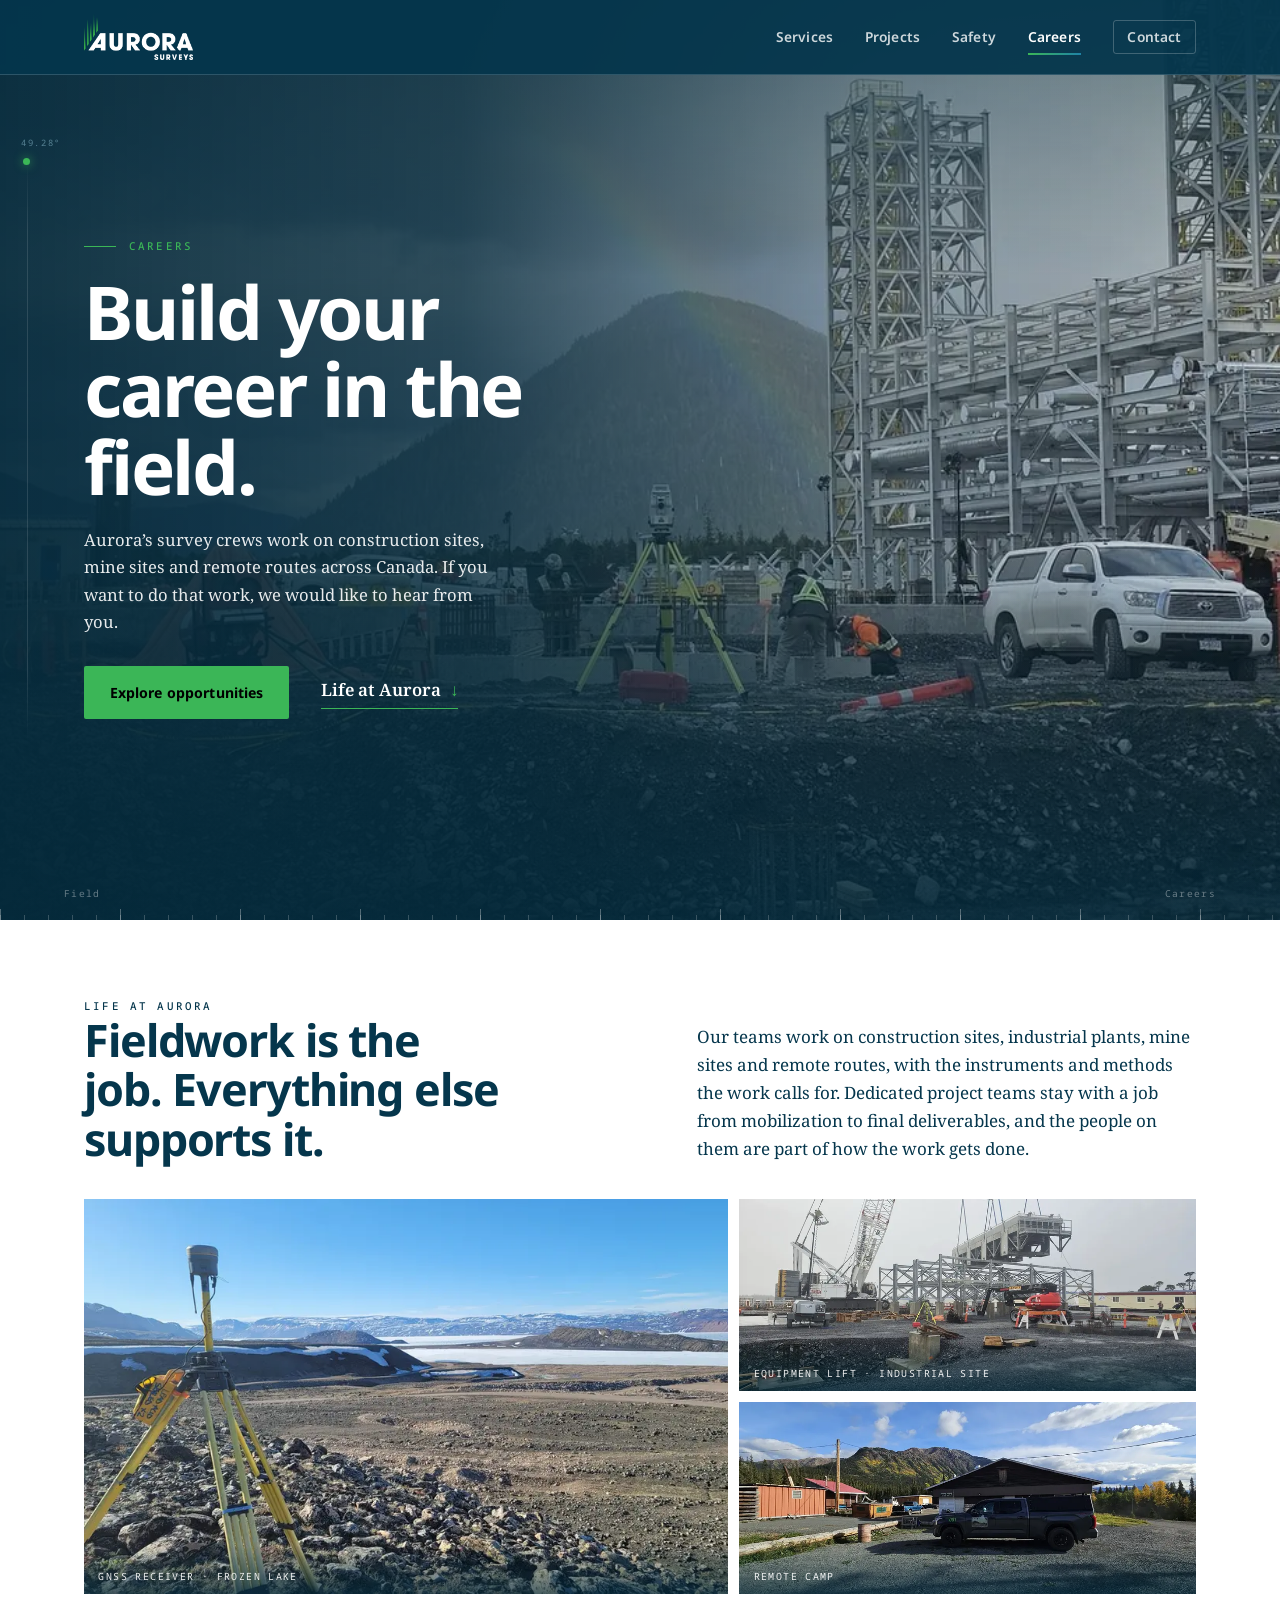
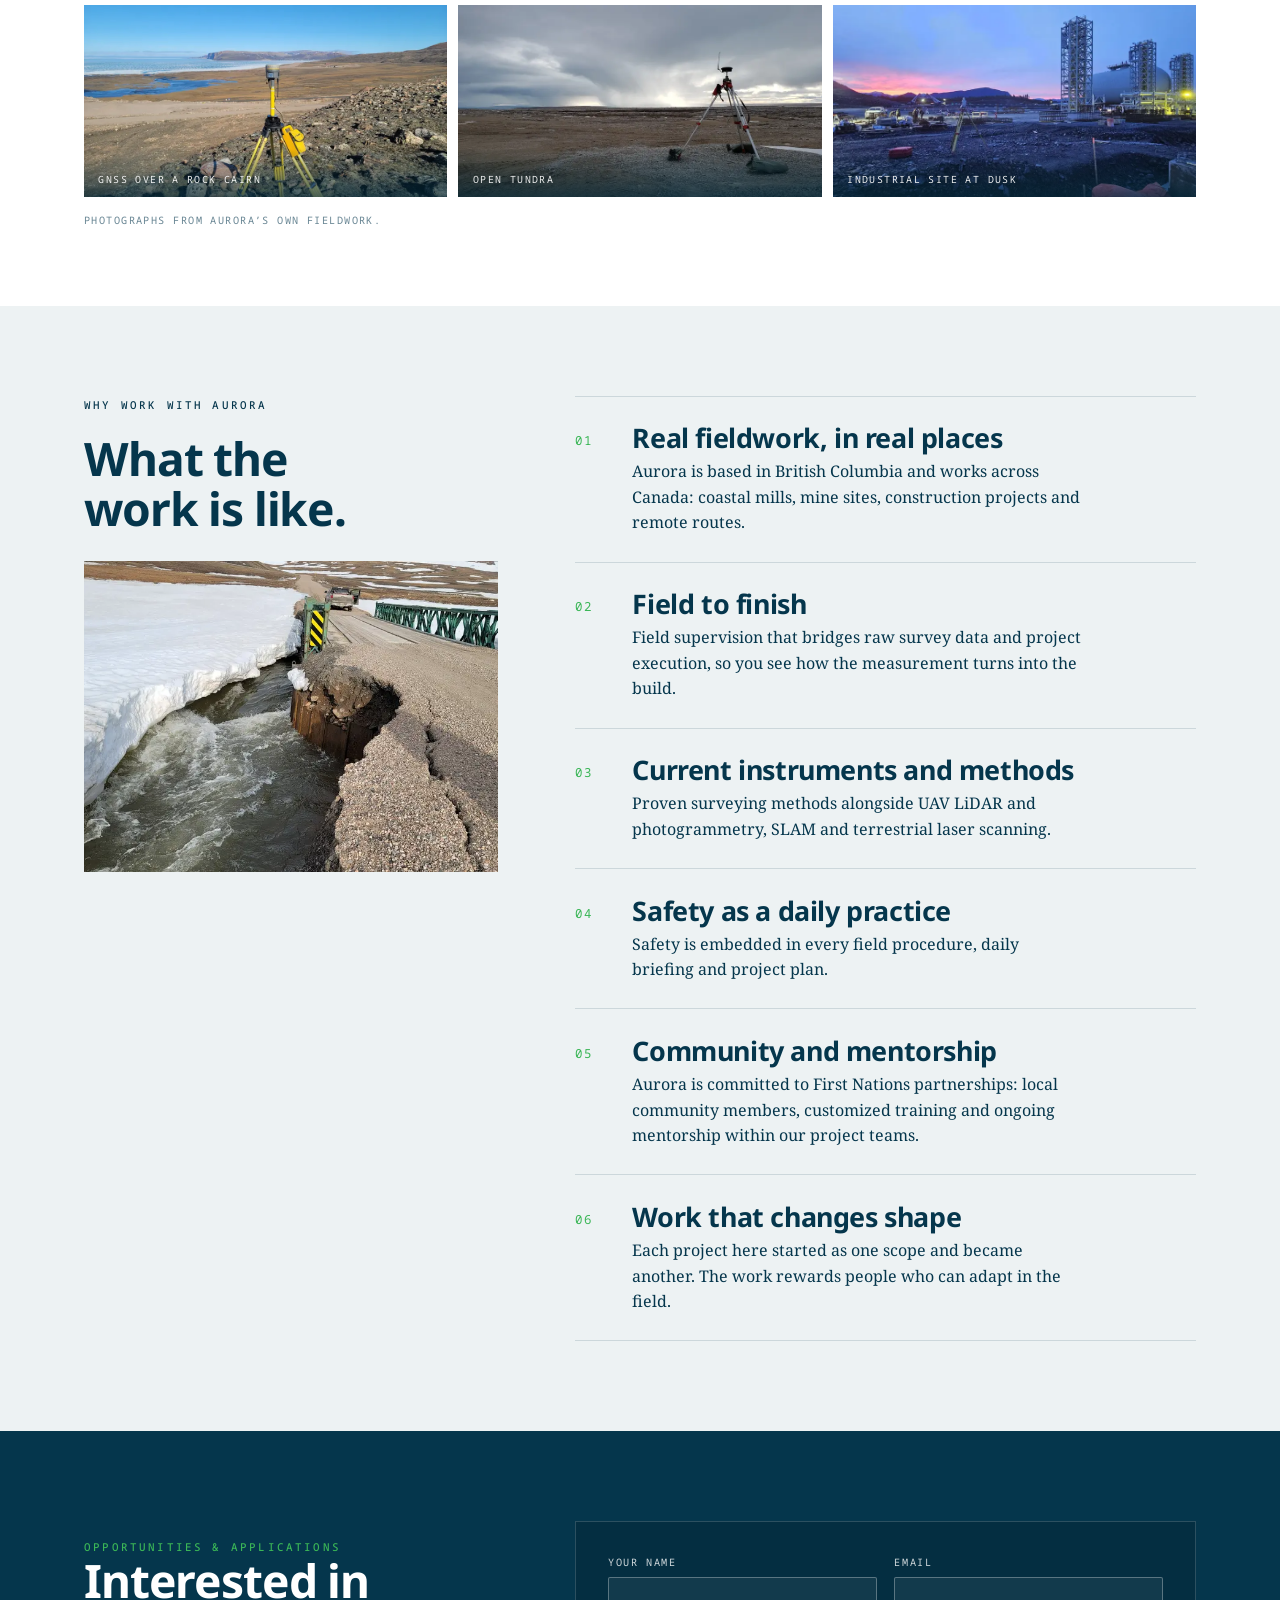
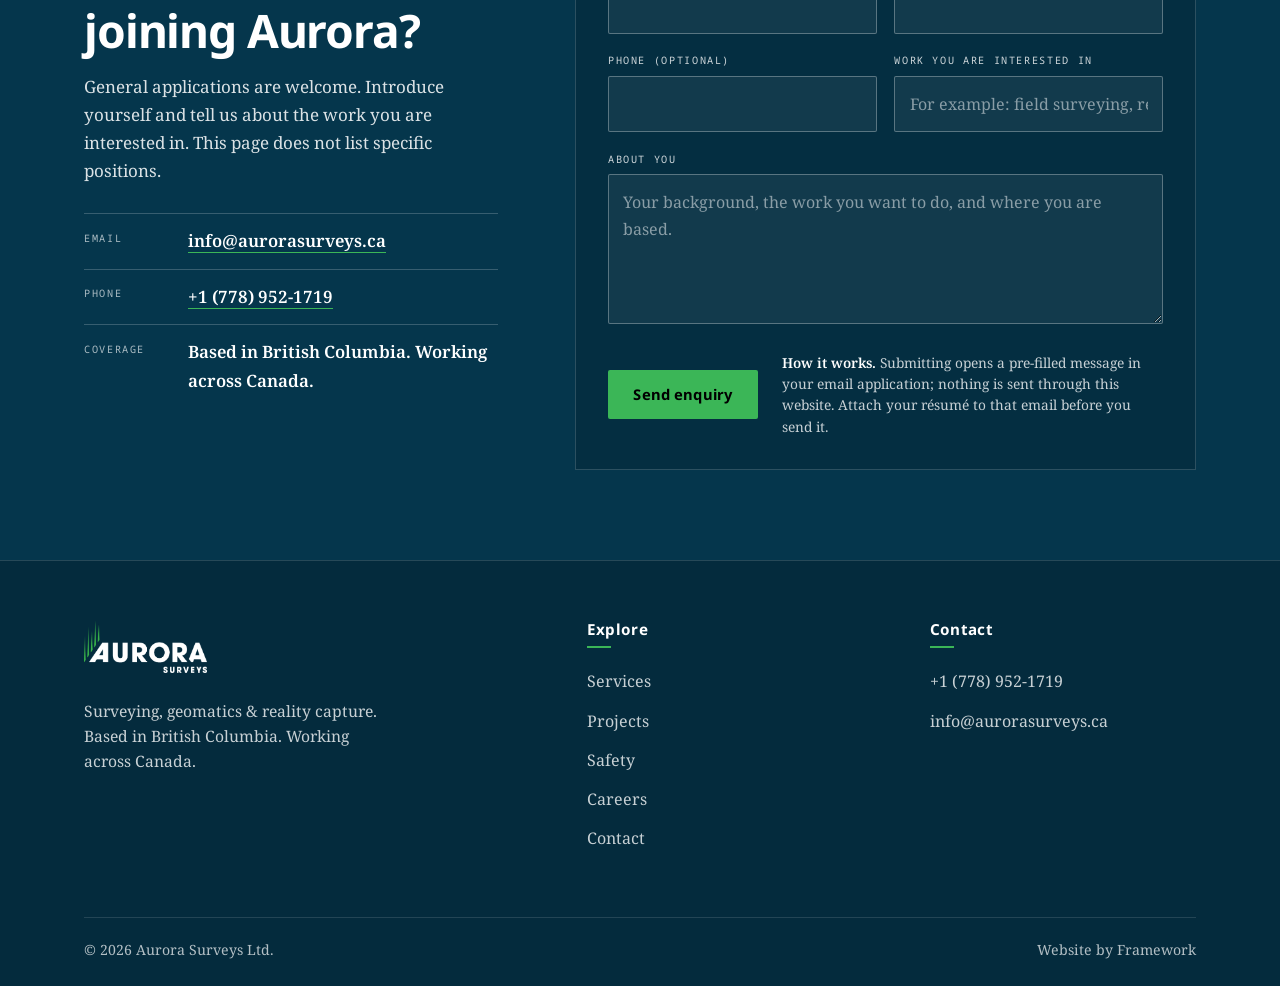
<file: careers.html>
<!DOCTYPE html>
<html lang="en">
<head>
<meta charset="utf-8">
<meta name="viewport" content="width=device-width, initial-scale=1">
<title>Careers | Aurora Surveys</title>
<meta name="description" content="Build your career in the field with Aurora Surveys, a surveying, geomatics and reality capture company in British Columbia. General applications welcome.">
<link rel="canonical" href="https://aurorasurveys.ca/careers">
<meta property="og:type" content="website">
<meta property="og:site_name" content="Aurora Surveys">
<meta property="og:locale" content="en_CA">
<meta property="og:title" content="Careers | Aurora Surveys">
<meta property="og:description" content="Build your career in the field with Aurora Surveys, a surveying, geomatics and reality capture company in British Columbia. General applications welcome.">
<meta property="og:url" content="https://aurorasurveys.ca/careers">
<meta property="og:image" content="https://aurorasurveys.ca/assets/og/aurora-surveys-share.jpg">
<meta property="og:image:width" content="1200">
<meta property="og:image:height" content="630">
<meta property="og:image:alt" content="Aurora Surveys logo beside the Aurora pattern on a deep blue background">
<meta name="twitter:card" content="summary_large_image">
<meta name="twitter:title" content="Careers | Aurora Surveys">
<meta name="twitter:description" content="Build your career in the field with Aurora Surveys, a surveying, geomatics and reality capture company in British Columbia. General applications welcome.">
<meta name="twitter:image" content="https://aurorasurveys.ca/assets/og/aurora-surveys-share.jpg">
<meta name="twitter:image:alt" content="Aurora Surveys logo beside the Aurora pattern on a deep blue background">
<meta name="theme-color" content="#05364c">
<link rel="preload" as="image" href="assets/photos/site-crew-rainbow-1500.webp" imagesrcset="assets/photos/site-crew-rainbow-900.webp 900w, assets/photos/site-crew-rainbow-1500.webp 1500w, assets/photos/site-crew-rainbow-2300.webp 2300w" imagesizes="100vw" fetchpriority="high">
<script type="application/ld+json">{"@context":"https://schema.org","@graph":[{"@type":"WebPage","@id":"https://aurorasurveys.ca/careers#webpage","url":"https://aurorasurveys.ca/careers","name":"Careers | Aurora Surveys","description":"Build your career in the field with Aurora Surveys, a surveying, geomatics and reality capture company based in British Columbia and working across Canada. General applications are welcome.","inLanguage":"en-CA","isPartOf":{"@id":"https://aurorasurveys.ca/#website"},"about":{"@id":"https://aurorasurveys.ca/#organization"},"breadcrumb":{"@id":"https://aurorasurveys.ca/careers#breadcrumb"}},{"@type":"BreadcrumbList","@id":"https://aurorasurveys.ca/careers#breadcrumb","itemListElement":[{"@type":"ListItem","position":1,"name":"Home","item":"https://aurorasurveys.ca/"},{"@type":"ListItem","position":2,"name":"Careers","item":"https://aurorasurveys.ca/careers"}]}]}</script>
<link rel="preconnect" href="https://fonts.googleapis.com">
<link rel="preconnect" href="https://fonts.gstatic.com" crossorigin>
<link href="https://fonts.googleapis.com/css2?family=Noto+Sans:wght@400;500;600;700;800&family=Noto+Sans+Mono:wght@400;500;700&family=Noto+Serif:ital,wght@0,400;0,600;1,400&display=swap" rel="stylesheet">
<link rel="icon" href="assets/badge.png">
<script>(function(){var d=document.documentElement,m='';try{var n=performance.getEntriesByType('navigation')[0],t=n?n.type:'navigate';if(t==='navigate'&&window.top===window){var r=document.referrer,same=location.origin!=='null'&&r.indexOf(location.origin)===0;m=(!sessionStorage.getItem('aurSeen')&&!same)?'full':'short';sessionStorage.setItem('aurSeen','1')}}catch(e){}if(m&&matchMedia('(prefers-reduced-motion:reduce)').matches)m='fade';if(m){d.className+=' aur-'+m;if(m!=='fade')new Image().src='assets/aurora-blades.webp';if(m==='full')new Image().src='assets/logo-white-green.png'}}())</script>
<link rel="stylesheet" href="assets/style.css">
<noscript><style>.rv{opacity:1 !important;transform:none !important}</style></noscript>
</head>
<body>
<div class="aur-veil" aria-hidden="true"></div>
<script src="assets/transition.js"></script>
<a class="skip" href="#main">Skip to content</a>

<header>
  <div class="bar">
    <a class="brand" href="index.html">
      <img src="assets/logo-white-green.png" alt="Aurora Surveys" width="767" height="325">
    </a>
    <nav id="nav">
      <a href="services.html">Services</a>
      <a href="projects.html">Projects</a>
      <a href="safety.html">Safety</a>
      <a href="careers.html" aria-current="page">Careers</a>
      <a href="contact.html">Contact</a>
    </nav>
    <button class="menu-btn" type="button" aria-expanded="false" aria-controls="nav"><span class="menu-ico" aria-hidden="true"></span><span class="vh">Menu</span></button>
  </div>
</header>

<div class="thread" aria-hidden="true">
  <span class="thread-line"><i class="thread-run"></i></span>
  <span class="thread-read" data-thread>0.00</span>
</div>
<main id="main">
<section class="cr-hero on-dark" aria-labelledby="cr-title">
  <img class="cr-bg" src="assets/photos/site-crew-rainbow-1500.webp" srcset="assets/photos/site-crew-rainbow-900.webp 900w, assets/photos/site-crew-rainbow-1500.webp 1500w, assets/photos/site-crew-rainbow-2300.webp 2300w" sizes="100vw" alt="Surveyors working beside a total station on a construction site, with a rainbow over the mountains behind" width="2300" height="1074" style="object-position:58% 50%" fetchpriority="high" decoding="async">
  <div class="wrap cr-in">
    <p class="eyebrow">Careers</p>
    <h1 id="cr-title">Build your career in the field.</h1>
    <p class="lede">Aurora&rsquo;s survey crews work on construction sites, mine sites and remote routes across Canada. If you want to do that work, we would like to hear from you.</p>
    <div class="cr-cta">
      <a class="btn btn-solid" href="#opportunities">Explore opportunities</a>
      <a class="cr-link" href="#life">Life at Aurora <i aria-hidden="true">&darr;</i></a>
    </div>
  </div>
  <div class="svc-hero-ticks" aria-hidden="true"><span>Field</span><span>Careers</span></div>
</section>

<section class="cr-life is-light" id="life" aria-labelledby="life-title">
  <div class="wrap">
    <div class="cr-life-head rv">
      <div>
        <p class="eyebrow">Life at Aurora</p>
        <h2 id="life-title">Fieldwork is the job. Everything else supports it.</h2>
      </div>
      <p>Our teams work on construction sites, industrial plants, mine sites and remote routes, with the instruments and methods the work calls for. Dedicated project teams stay with a job from mobilization to final deliverables, and the people on them are part of how the work gets done.</p>
    </div>
    <div class="cr-gal">
      <figure class="fig cr-a rv"><img class="ph" src="assets/photos/gnss-lake-view-900.webp" srcset="assets/photos/gnss-lake-view-900.webp 900w, assets/photos/gnss-lake-view-1500.webp 1500w, assets/photos/gnss-lake-view-2300.webp 2300w" sizes="(max-width:860px) 100vw, 640px" alt="GNSS receiver on a tripod overlooking a frozen lake and snow-covered mountains" width="2300" height="1294" style="object-position:30% 50%" loading="lazy" decoding="async"><figcaption>GNSS receiver &middot; frozen lake</figcaption></figure>
      <figure class="fig cr-b rv"><img class="ph" src="assets/photos/site-crane-lift-900.webp" srcset="assets/photos/site-crane-lift-900.webp 900w, assets/photos/site-crane-lift-1500.webp 1500w, assets/photos/site-crane-lift-2300.webp 2300w" sizes="(max-width:860px) 100vw, 460px" alt="Crane lifting an equipment module onto a steel frame, with a total station set up on the foundations below" width="2300" height="1074" style="object-position:44% 55%" loading="lazy" decoding="async"><figcaption>Equipment lift &middot; industrial site</figcaption></figure>
      <figure class="fig cr-c rv"><img class="ph" src="assets/photos/aurora-truck-camp-900.webp" srcset="assets/photos/aurora-truck-camp-900.webp 900w, assets/photos/aurora-truck-camp-1500.webp 1500w, assets/photos/aurora-truck-camp-2300.webp 2300w" sizes="(max-width:860px) 100vw, 460px" alt="Aurora Surveys pickup truck parked at a remote camp beneath mountains in autumn colour" width="2300" height="1074" style="object-position:62% 60%" loading="lazy" decoding="async"><figcaption>Remote camp</figcaption></figure>
      <figure class="fig cr-d rv"><img class="ph" src="assets/photos/gnss-cairn-bay-900.webp" srcset="assets/photos/gnss-cairn-bay-900.webp 900w, assets/photos/gnss-cairn-bay-1500.webp 1500w, assets/photos/gnss-cairn-bay-2300.webp 2300w" sizes="(max-width:860px) 100vw, 420px" alt="GNSS receiver on a tripod set over a rock cairn above a frozen bay" width="2300" height="1294" style="object-position:52% 50%" loading="lazy" decoding="async"><figcaption>GNSS over a rock cairn</figcaption></figure>
      <figure class="fig cr-e rv"><img class="ph" src="assets/photos/gnss-tundra-storm-900.webp" srcset="assets/photos/gnss-tundra-storm-900.webp 900w, assets/photos/gnss-tundra-storm-1500.webp 1500w, assets/photos/gnss-tundra-storm-2300.webp 2300w" sizes="(max-width:860px) 100vw, 420px" alt="GNSS receiver on a tripod weighted with sandbags on open tundra under a storm sky" width="2300" height="1074" style="object-position:74% 50%" loading="lazy" decoding="async"><figcaption>Open tundra</figcaption></figure>
      <figure class="fig cr-f rv"><img class="ph" src="assets/photos/site-dusk-towers-b-900.webp" srcset="assets/photos/site-dusk-towers-b-900.webp 900w, assets/photos/site-dusk-towers-b-1500.webp 1500w, assets/photos/site-dusk-towers-b-2300.webp 2300w" sizes="(max-width:860px) 100vw, 420px" alt="Total station on a tripod at an industrial construction site at dusk, with crew working in the background" width="2300" height="1074" style="object-position:38% 55%" loading="lazy" decoding="async"><figcaption>Industrial site at dusk</figcaption></figure>
    </div>
    <p class="cr-gal-note rv">Photographs from Aurora&rsquo;s own fieldwork.</p>
  </div>
</section>

<section class="cr-why is-light" id="why" aria-labelledby="why-title">
  <div class="wrap cr-why-grid">
    <div class="cr-why-side rv">
      <p class="eyebrow">Why work with Aurora</p>
      <h2 id="why-title">What the work is like.</h2>
      <figure class="cr-why-photo">
        <img class="ph" src="assets/photos/field-bridge-washout-900.webp" srcset="assets/photos/field-bridge-washout-900.webp 900w, assets/photos/field-bridge-washout-1500.webp 1500w, assets/photos/field-bridge-washout-2300.webp 2300w" sizes="(max-width:860px) 100vw, 480px" alt="Ice-covered bridge approach washed out at Baffin Island, Nunavut" width="2300" height="1295" loading="lazy" decoding="async">
      </figure>
    </div>
    <ol class="cr-why-list">
        <li class="rv"><span class="cr-n">01</span><h3>Real fieldwork, in real places</h3><p>Aurora is based in British Columbia and works across Canada: coastal mills, mine sites, construction projects and remote routes.</p></li>
        <li class="rv"><span class="cr-n">02</span><h3>Field to finish</h3><p>Field supervision that bridges raw survey data and project execution, so you see how the measurement turns into the build.</p></li>
        <li class="rv"><span class="cr-n">03</span><h3>Current instruments and methods</h3><p>Proven surveying methods alongside UAV LiDAR and photogrammetry, SLAM and terrestrial laser scanning.</p></li>
        <li class="rv"><span class="cr-n">04</span><h3>Safety as a daily practice</h3><p>Safety is embedded in every field procedure, daily briefing and project plan.</p></li>
        <li class="rv"><span class="cr-n">05</span><h3>Community and mentorship</h3><p>Aurora is committed to First Nations partnerships: local community members, customized training and ongoing mentorship within our project teams.</p></li>
        <li class="rv"><span class="cr-n">06</span><h3>Work that changes shape</h3><p>Each project here started as one scope and became another. The work rewards people who can adapt in the field.</p></li>
    </ol>
  </div>
</section>

<section class="cr-apply on-dark" id="opportunities" aria-labelledby="apply-title">
  <div class="wrap cr-apply-grid">
    <div class="cr-apply-side rv" id="enquire">
      <p class="eyebrow">Opportunities &amp; applications</p>
      <h2 id="apply-title">Interested in joining Aurora?</h2>
      <p>General applications are welcome. Introduce yourself and tell us about the work you are interested in. This page does not list specific positions.</p>
      <dl class="cr-contact">
        <div><dt>Email</dt><dd><a href="mailto:info@aurorasurveys.ca?subject=Careers%20enquiry">info@aurorasurveys.ca</a></dd></div>
        <div><dt>Phone</dt><dd><a href="tel:+17789521719">+1 (778) 952-1719</a></dd></div>
        <div><dt>Coverage</dt><dd>Based in British Columbia. Working across Canada.</dd></div>
      </dl>
    </div>
    <form class="cr-form rv" id="careers-form" novalidate>
      <div class="field-row">
        <div class="field">
          <label for="c-name">Your name</label>
          <input id="c-name" name="name" type="text" autocomplete="name">
        </div>
        <div class="field">
          <label for="c-email">Email</label>
          <input id="c-email" name="email" type="email" autocomplete="email">
        </div>
      </div>
      <div class="field-row">
        <div class="field">
          <label for="c-phone">Phone (optional)</label>
          <input id="c-phone" name="phone" type="tel" autocomplete="tel">
        </div>
        <div class="field">
          <label for="c-area">Work you are interested in</label>
          <input id="c-area" name="area" type="text" placeholder="For example: field surveying, reality capture">
        </div>
      </div>
      <div class="field">
        <label for="c-message">About you</label>
        <textarea id="c-message" name="message" placeholder="Your background, the work you want to do, and where you are based."></textarea>
      </div>
      <div class="cr-submit">
        <button class="btn btn-solid" type="submit">Send enquiry</button>
        <p class="cr-note"><b>How it works.</b> Submitting opens a pre-filled message in your email application; nothing is sent through this website. Attach your r&eacute;sum&eacute; to that email before you send it.</p>
      </div>
    </form>
  </div>
</section>

</main>

<footer class="site-foot">
  <div class="sf-main">
    <div class="sf-company">
      <a href="index.html" class="sf-logo" aria-label="Aurora Surveys home"><img src="assets/logo-white-green.png" alt="Aurora Surveys" width="767" height="325"></a>
      <p>Surveying, geomatics &amp; reality capture. Based in British Columbia. Working across Canada.</p>
    </div>
    <div class="sf-col" role="navigation" aria-label="Footer">
      <h2>Explore</h2>
      <ul>
        <li><a href="services.html">Services</a></li>
        <li><a href="projects.html">Projects</a></li>
        <li><a href="safety.html">Safety</a></li>
        <li><a href="careers.html">Careers</a></li>
        <li><a href="contact.html">Contact</a></li>
      </ul>
    </div>
    <div class="sf-col">
      <h2>Contact</h2>
      <ul>
        <li><a href="tel:+17789521719">+1 (778) 952-1719</a></li>
        <li><a href="mailto:info@aurorasurveys.ca">info@aurorasurveys.ca</a></li>
      </ul>
    </div>
  </div>
  <div class="sf-bar">
    <p>&copy; 2026 Aurora Surveys Ltd.</p>
    <p>Website by <a href="https://frameworkco.ca" target="_blank" rel="noopener">Framework</a></p>
  </div>
</footer>

<script src="assets/app.js"></script>
</body>
</html>
</file>
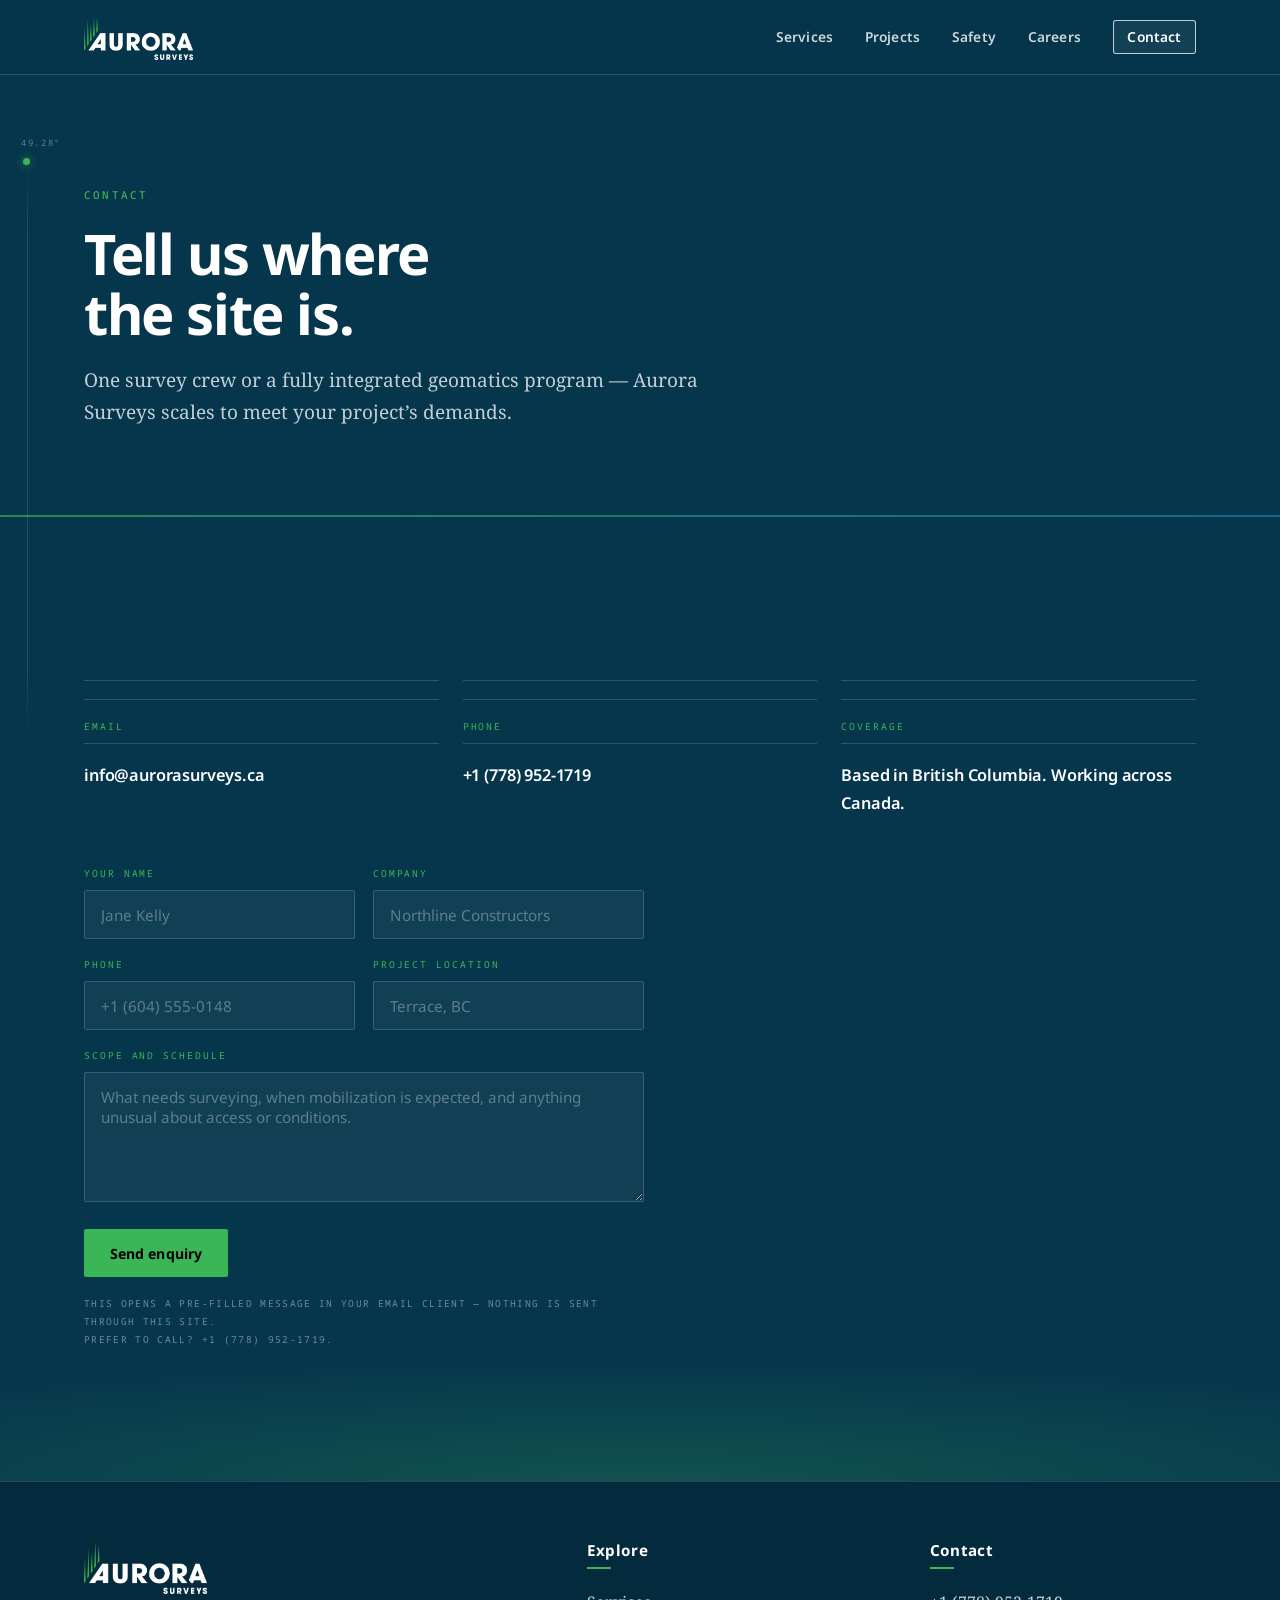
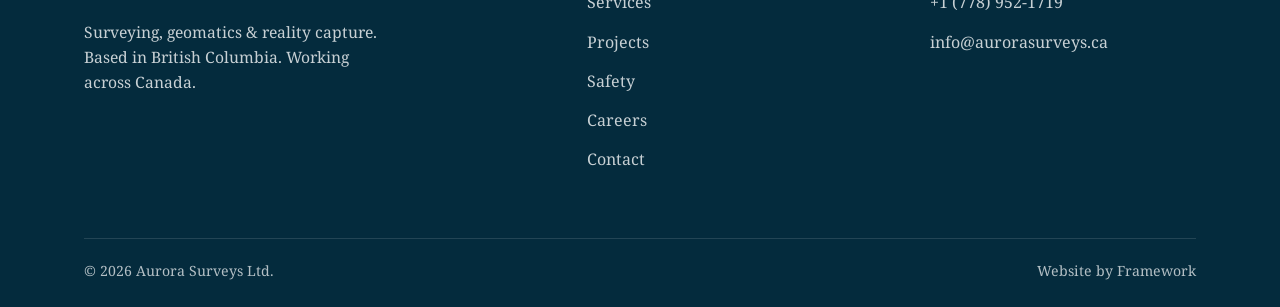
<file: contact.html>
<!DOCTYPE html>
<html lang="en">
<head>
<meta charset="utf-8">
<meta name="viewport" content="width=device-width, initial-scale=1">
<title>Contact | Aurora Surveys</title>
<meta name="description" content="Contact Aurora Surveys about construction surveying, geomatics and reality capture across Canada. Email info@aurorasurveys.ca or call +1 (778) 952-1719.">
<link rel="canonical" href="https://aurorasurveys.ca/contact">
<meta property="og:type" content="website">
<meta property="og:site_name" content="Aurora Surveys">
<meta property="og:locale" content="en_CA">
<meta property="og:title" content="Contact | Aurora Surveys">
<meta property="og:description" content="Contact Aurora Surveys about construction surveying, geomatics and reality capture across Canada. Email info@aurorasurveys.ca or call +1 (778) 952-1719.">
<meta property="og:url" content="https://aurorasurveys.ca/contact">
<meta property="og:image" content="https://aurorasurveys.ca/assets/og/aurora-surveys-share.jpg">
<meta property="og:image:width" content="1200">
<meta property="og:image:height" content="630">
<meta property="og:image:alt" content="Aurora Surveys logo beside the Aurora pattern on a deep blue background">
<meta name="twitter:card" content="summary_large_image">
<meta name="twitter:title" content="Contact | Aurora Surveys">
<meta name="twitter:description" content="Contact Aurora Surveys about construction surveying, geomatics and reality capture across Canada. Email info@aurorasurveys.ca or call +1 (778) 952-1719.">
<meta name="twitter:image" content="https://aurorasurveys.ca/assets/og/aurora-surveys-share.jpg">
<meta name="twitter:image:alt" content="Aurora Surveys logo beside the Aurora pattern on a deep blue background">
<link rel="preconnect" href="https://fonts.googleapis.com">
<link rel="preconnect" href="https://fonts.gstatic.com" crossorigin>
<link href="https://fonts.googleapis.com/css2?family=Noto+Sans:wght@400;500;600;700;800&family=Noto+Sans+Mono:wght@400;500;700&family=Noto+Serif:ital,wght@0,400;0,600;1,400&display=swap" rel="stylesheet">
<link rel="icon" href="assets/badge.png">
<script>(function(){var d=document.documentElement,m='';try{var n=performance.getEntriesByType('navigation')[0],t=n?n.type:'navigate';if(t==='navigate'&&window.top===window){var r=document.referrer,same=location.origin!=='null'&&r.indexOf(location.origin)===0;m=(!sessionStorage.getItem('aurSeen')&&!same)?'full':'short';sessionStorage.setItem('aurSeen','1')}}catch(e){}if(m&&matchMedia('(prefers-reduced-motion:reduce)').matches)m='fade';if(m){d.className+=' aur-'+m;if(m!=='fade')new Image().src='assets/aurora-blades.webp';if(m==='full')new Image().src='assets/logo-white-green.png'}}())</script>
<link rel="stylesheet" href="assets/style.css">
<noscript><style>.rv{opacity:1 !important;transform:none !important}</style></noscript>
</head>
<body>
<div class="aur-veil" aria-hidden="true"></div>
<script src="assets/transition.js"></script>
<a class="skip" href="#main">Skip to content</a>

<header>
  <div class="bar">
    <a class="brand" href="index.html">
      <img src="assets/logo-white-green.png" alt="Aurora Surveys" width="767" height="325">
    </a>
    <nav id="nav">
      <a href="services.html">Services</a>
      <a href="projects.html">Projects</a>
      <a href="safety.html">Safety</a>
      <a href="careers.html">Careers</a>
      <a href="contact.html" aria-current="page">Contact</a>
    </nav>
    <button class="menu-btn" type="button" aria-expanded="false" aria-controls="nav"><span class="menu-ico" aria-hidden="true"></span><span class="vh">Menu</span></button>
  </div>
</header>

<div class="thread" aria-hidden="true">
  <span class="thread-line"><i class="thread-run"></i></span>
  <span class="thread-read" data-thread>0.00</span>
</div>
<main id="main">
<section class="page-head">
  <div class="wrap">
    <p class="eyebrow">Contact</p>
    <h1>Tell us where the site is.</h1>
    <p class="lede">One survey crew or a fully integrated geomatics program — Aurora Surveys scales to meet your project&rsquo;s demands.</p>
  </div>
</section>

<section class="contact on-dark">
  <div class="wrap">
    <div class="contact-detail rv">
      <a href="mailto:info@aurorasurveys.ca"><span class="k">Email</span><span class="v">info@aurorasurveys.ca</span></a>
      <a href="tel:+17789521719"><span class="k">Phone</span><span class="v">+1 (778) 952-1719</span></a>
      <span><span class="k">Coverage</span><span class="v">Based in British Columbia. Working across Canada.</span></span>
    </div>

    <form class="form rv" id="enquiry" novalidate>
      <div class="field-row">
        <div class="field">
          <label for="f-name">Your name</label>
          <input id="f-name" name="name" type="text" autocomplete="name" placeholder="Jane Kelly">
        </div>
        <div class="field">
          <label for="f-org">Company</label>
          <input id="f-org" name="org" type="text" autocomplete="organization" placeholder="Northline Constructors">
        </div>
      </div>
      <div class="field-row">
        <div class="field">
          <label for="f-phone">Phone</label>
          <input id="f-phone" name="phone" type="tel" autocomplete="tel" placeholder="+1 (604) 555-0148">
        </div>
        <div class="field">
          <label for="f-site">Project location</label>
          <input id="f-site" name="site" type="text" placeholder="Terrace, BC">
        </div>
      </div>
      <div class="field">
        <label for="f-message">Scope and schedule</label>
        <textarea id="f-message" name="message" placeholder="What needs surveying, when mobilization is expected, and anything unusual about access or conditions."></textarea>
      </div>
      <button class="btn btn-solid" type="submit">Send enquiry</button>
      <p class="form-note">This opens a pre-filled message in your email client — nothing is sent through this site.<br>Prefer to call? +1 (778) 952-1719.</p>
    </form>
  </div>
</section>

</main>

<footer class="site-foot">
  <div class="sf-main">
    <div class="sf-company">
      <a href="index.html" class="sf-logo" aria-label="Aurora Surveys home"><img src="assets/logo-white-green.png" alt="Aurora Surveys" width="767" height="325"></a>
      <p>Surveying, geomatics &amp; reality capture. Based in British Columbia. Working across Canada.</p>
    </div>
    <div class="sf-col" role="navigation" aria-label="Footer">
      <h2>Explore</h2>
      <ul>
        <li><a href="services.html">Services</a></li>
        <li><a href="projects.html">Projects</a></li>
        <li><a href="safety.html">Safety</a></li>
        <li><a href="careers.html">Careers</a></li>
        <li><a href="contact.html">Contact</a></li>
      </ul>
    </div>
    <div class="sf-col">
      <h2>Contact</h2>
      <ul>
        <li><a href="tel:+17789521719">+1 (778) 952-1719</a></li>
        <li><a href="mailto:info@aurorasurveys.ca">info@aurorasurveys.ca</a></li>
      </ul>
    </div>
  </div>
  <div class="sf-bar">
    <p>&copy; 2026 Aurora Surveys Ltd.</p>
    <p>Website by <a href="https://frameworkco.ca" target="_blank" rel="noopener">Framework</a></p>
  </div>
</footer>

<script src="assets/app.js"></script>
</body>
</html>
</file>
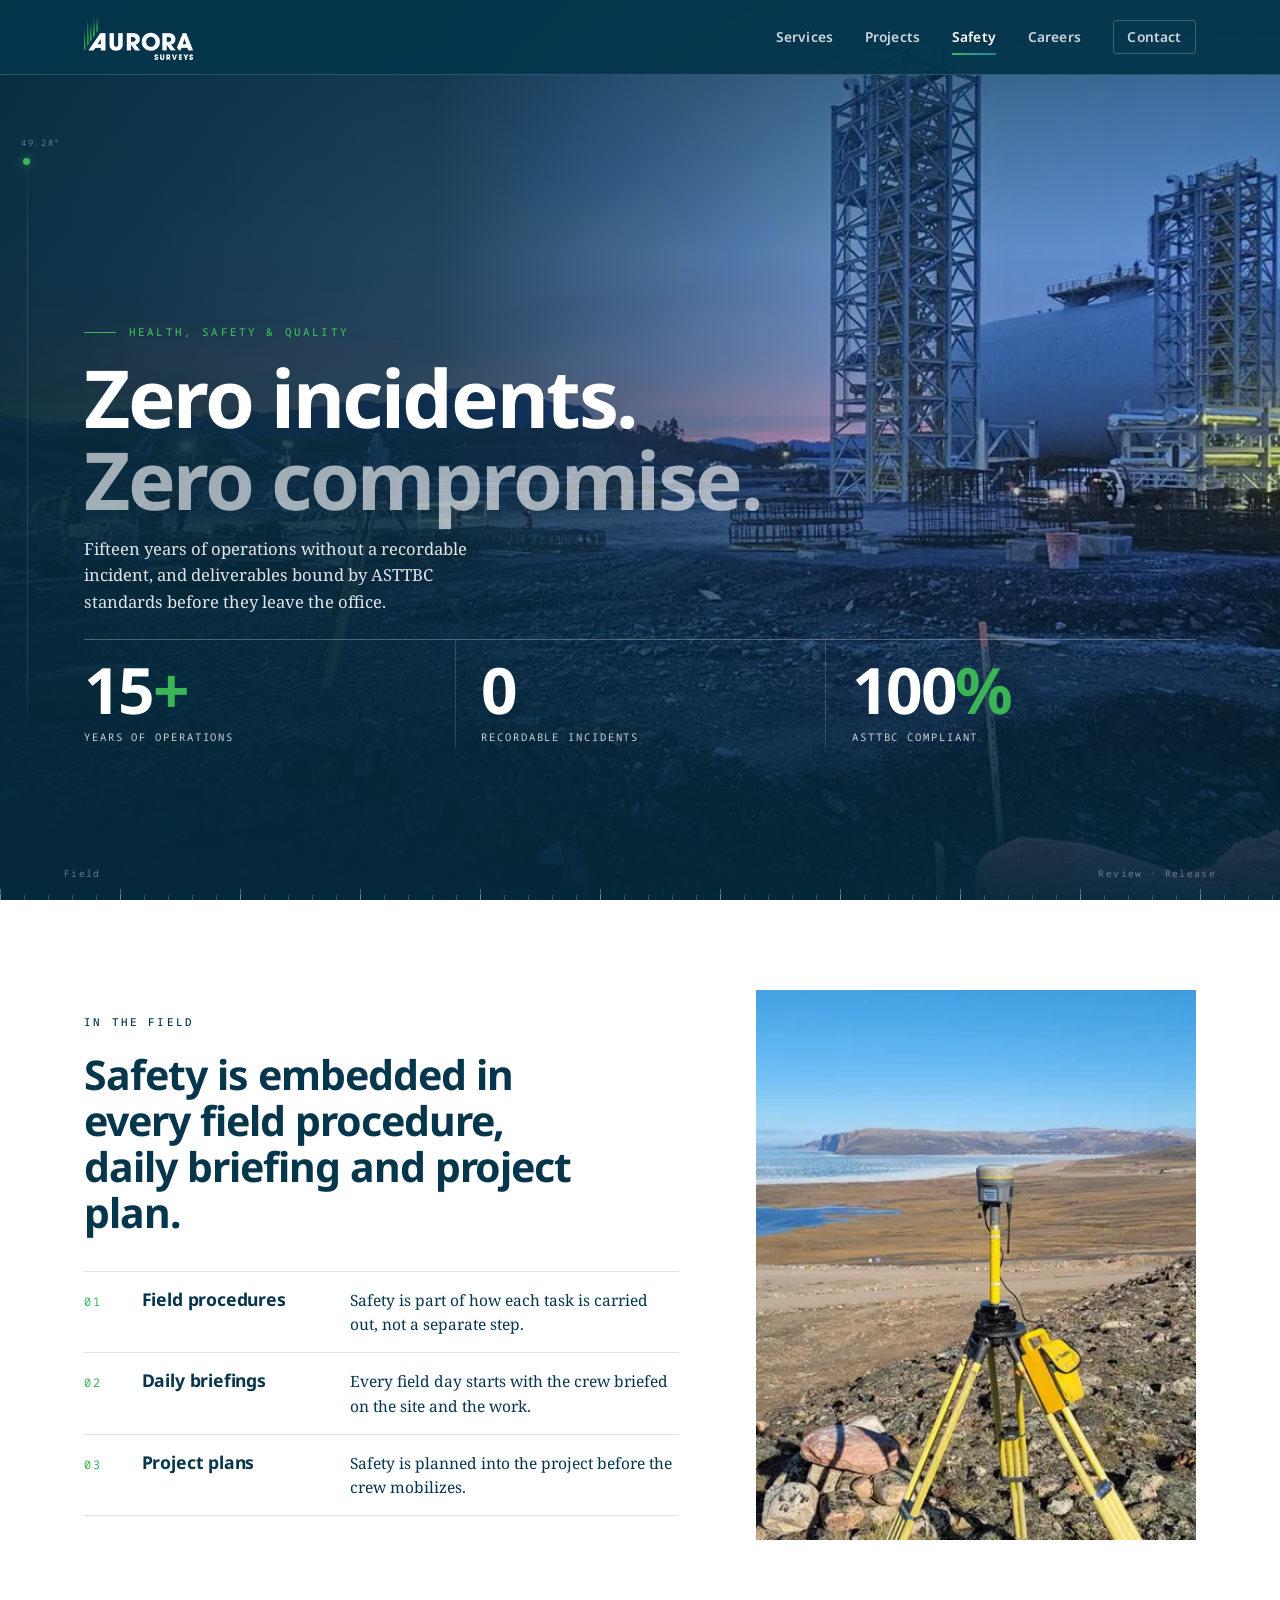
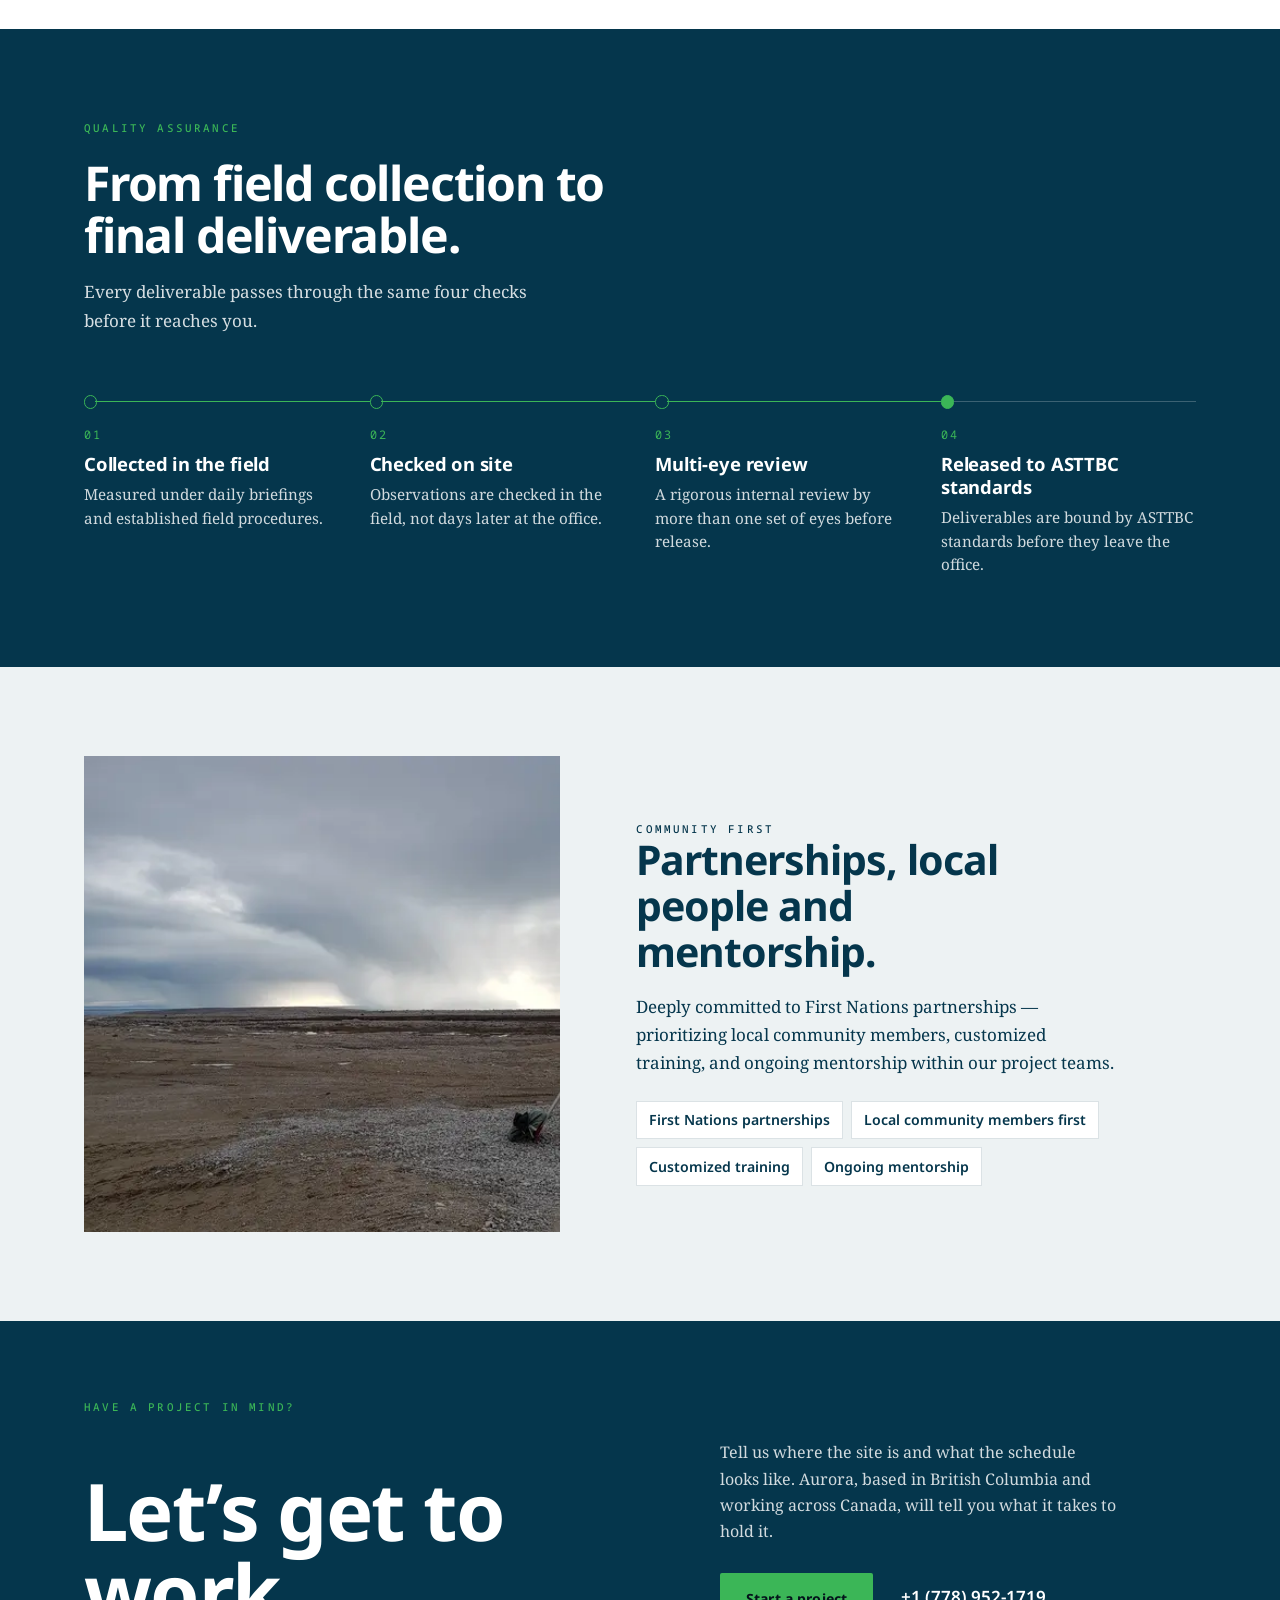
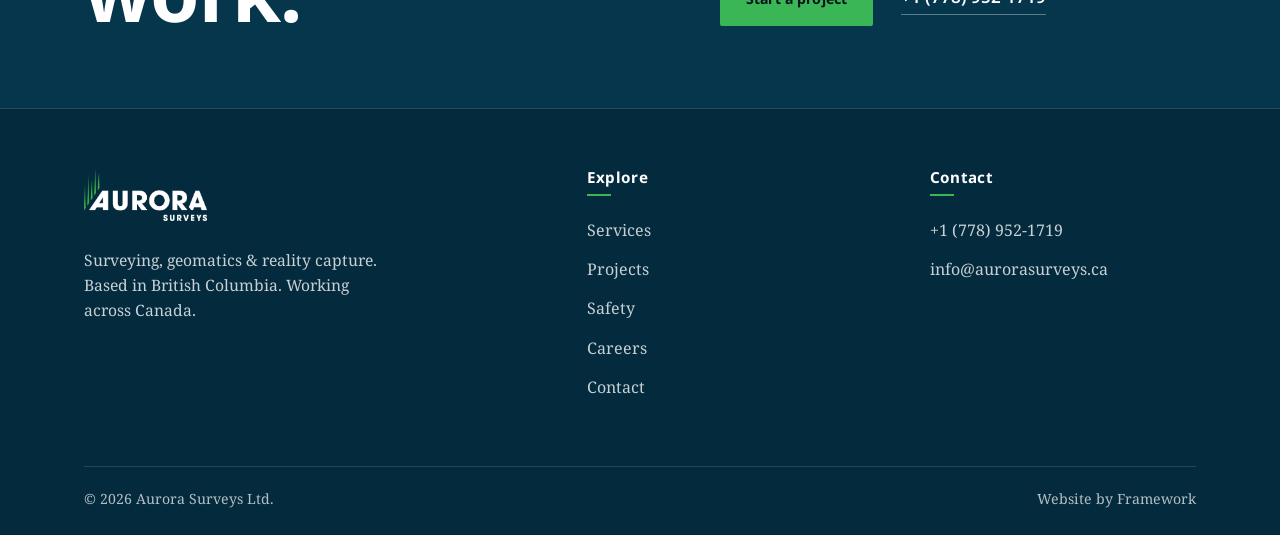
<file: safety.html>
<!DOCTYPE html>
<html lang="en">
<head>
<meta charset="utf-8">
<meta name="viewport" content="width=device-width, initial-scale=1">
<title>Health, Safety &amp; Quality | Aurora Surveys</title>
<meta name="description" content="How Aurora Surveys approaches health, safety and quality in the field: planning, multi-eye review and checked deliverables on every project.">
<link rel="canonical" href="https://aurorasurveys.ca/safety">
<meta property="og:type" content="website">
<meta property="og:site_name" content="Aurora Surveys">
<meta property="og:locale" content="en_CA">
<meta property="og:title" content="Health, Safety &amp; Quality | Aurora Surveys">
<meta property="og:description" content="How Aurora Surveys approaches health, safety and quality in the field: planning, multi-eye review and checked deliverables on every project.">
<meta property="og:url" content="https://aurorasurveys.ca/safety">
<meta property="og:image" content="https://aurorasurveys.ca/assets/og/aurora-surveys-share.jpg">
<meta property="og:image:width" content="1200">
<meta property="og:image:height" content="630">
<meta property="og:image:alt" content="Aurora Surveys logo beside the Aurora pattern on a deep blue background">
<meta name="twitter:card" content="summary_large_image">
<meta name="twitter:title" content="Health, Safety &amp; Quality | Aurora Surveys">
<meta name="twitter:description" content="How Aurora Surveys approaches health, safety and quality in the field: planning, multi-eye review and checked deliverables on every project.">
<meta name="twitter:image" content="https://aurorasurveys.ca/assets/og/aurora-surveys-share.jpg">
<meta name="twitter:image:alt" content="Aurora Surveys logo beside the Aurora pattern on a deep blue background">
<meta name="theme-color" content="#05364c">
<link rel="preload" as="image" href="assets/photos/site-dusk-towers-b-1500.webp" imagesrcset="assets/photos/site-dusk-towers-b-900.webp 900w, assets/photos/site-dusk-towers-b-1500.webp 1500w, assets/photos/site-dusk-towers-b-2300.webp 2300w" imagesizes="100vw" fetchpriority="high">
<script type="application/ld+json">{"@context":"https://schema.org","@graph":[{"@type":"WebPage","@id":"https://aurorasurveys.ca/safety#webpage","url":"https://aurorasurveys.ca/safety","name":"Health, Safety & Quality | Aurora Surveys","description":"How Aurora Surveys approaches health, safety and quality in the field: planning, multi-eye review and checked deliverables on every project.","inLanguage":"en-CA","isPartOf":{"@id":"https://aurorasurveys.ca/#website"},"about":{"@id":"https://aurorasurveys.ca/#organization"},"breadcrumb":{"@id":"https://aurorasurveys.ca/safety#breadcrumb"}},{"@type":"BreadcrumbList","@id":"https://aurorasurveys.ca/safety#breadcrumb","itemListElement":[{"@type":"ListItem","position":1,"name":"Home","item":"https://aurorasurveys.ca/"},{"@type":"ListItem","position":2,"name":"Health, safety & quality","item":"https://aurorasurveys.ca/safety"}]}]}</script>
<link rel="preconnect" href="https://fonts.googleapis.com">
<link rel="preconnect" href="https://fonts.gstatic.com" crossorigin>
<link href="https://fonts.googleapis.com/css2?family=Noto+Sans:wght@400;500;600;700;800&family=Noto+Sans+Mono:wght@400;500;700&family=Noto+Serif:ital,wght@0,400;0,600;1,400&display=swap" rel="stylesheet">
<link rel="icon" href="assets/badge.png">
<script>(function(){var d=document.documentElement,m='';try{var n=performance.getEntriesByType('navigation')[0],t=n?n.type:'navigate';if(t==='navigate'&&window.top===window){var r=document.referrer,same=location.origin!=='null'&&r.indexOf(location.origin)===0;m=(!sessionStorage.getItem('aurSeen')&&!same)?'full':'short';sessionStorage.setItem('aurSeen','1')}}catch(e){}if(m&&matchMedia('(prefers-reduced-motion:reduce)').matches)m='fade';if(m){d.className+=' aur-'+m;if(m!=='fade')new Image().src='assets/aurora-blades.webp';if(m==='full')new Image().src='assets/logo-white-green.png'}}())</script>
<link rel="stylesheet" href="assets/style.css">
<noscript><style>.rv{opacity:1 !important;transform:none !important}</style></noscript>
</head>
<body>
<div class="aur-veil" aria-hidden="true"></div>
<script src="assets/transition.js"></script>
<a class="skip" href="#main">Skip to content</a>

<header>
  <div class="bar">
    <a class="brand" href="index.html">
      <img src="assets/logo-white-green.png" alt="Aurora Surveys" width="767" height="325">
    </a>
    <nav id="nav">
      <a href="services.html">Services</a>
      <a href="projects.html">Projects</a>
      <a href="safety.html" aria-current="page">Safety</a>
      <a href="careers.html">Careers</a>
      <a href="contact.html">Contact</a>
    </nav>
    <button class="menu-btn" type="button" aria-expanded="false" aria-controls="nav"><span class="menu-ico" aria-hidden="true"></span><span class="vh">Menu</span></button>
  </div>
</header>

<div class="thread" aria-hidden="true">
  <span class="thread-line"><i class="thread-run"></i></span>
  <span class="thread-read" data-thread>0.00</span>
</div>
<main id="main">
<section class="sh-hero on-dark" aria-labelledby="sh-title">
  <img class="sh-bg" src="assets/photos/site-dusk-towers-b-1500.webp" srcset="assets/photos/site-dusk-towers-b-900.webp 900w, assets/photos/site-dusk-towers-b-1500.webp 1500w, assets/photos/site-dusk-towers-b-2300.webp 2300w" sizes="100vw" alt="Total station on a tripod at an industrial construction site at dusk, with crew working in the background" width="2300" height="1074" fetchpriority="high" decoding="async">
  <div class="wrap sh-in">
    <p class="eyebrow">Health, safety &amp; quality</p>
    <h1 id="sh-title"><span>Zero incidents.</span> <span>Zero compromise.</span></h1>
    <p class="lede">Fifteen years of operations without a recordable incident, and deliverables bound by ASTTBC standards before they leave the office.</p>
  </div>
  <div class="wrap sh-statwrap">
    <dl class="sh-stats">
      <div class="sh-stat"><dt>Years of operations</dt><dd><b data-roll="15" data-suffix="+">15+</b></dd></div>
      <div class="sh-stat"><dt>Recordable incidents</dt><dd><b data-roll="0">0</b></dd></div>
      <div class="sh-stat"><dt>ASTTBC compliant</dt><dd><b data-roll="100" data-suffix="%">100%</b></dd></div>
    </dl>
  </div>
  <div class="svc-hero-ticks" aria-hidden="true"><span>Field</span><span>Review &middot; Release</span></div>
</section>

<section class="sh-field is-light" id="field-safety" aria-labelledby="sf-title">
  <div class="wrap sh-field-grid">
    <div class="sh-field-copy rv">
      <p class="eyebrow">In the field</p>
      <h2 id="sf-title">Safety is embedded in every field procedure, daily briefing and project plan.</h2>
      <ol class="sh-fl">
        <li><span>01</span><h3>Field procedures</h3><p>Safety is part of how each task is carried out, not a separate step.</p></li>
        <li><span>02</span><h3>Daily briefings</h3><p>Every field day starts with the crew briefed on the site and the work.</p></li>
        <li><span>03</span><h3>Project plans</h3><p>Safety is planned into the project before the crew mobilizes.</p></li>
      </ol>
    </div>
    <figure class="sh-photo rv">
      <img class="ph" src="assets/photos/gnss-cairn-bay-900.webp" srcset="assets/photos/gnss-cairn-bay-900.webp 900w, assets/photos/gnss-cairn-bay-1500.webp 1500w, assets/photos/gnss-cairn-bay-2300.webp 2300w" sizes="(max-width:860px) 100vw, 560px" alt="GNSS survey receiver on a tripod set up on rocky ground beside the shore of a northern bay" width="2300" height="1295" loading="lazy">
    </figure>
  </div>
</section>

<section class="sh-qa on-dark" id="quality" aria-labelledby="sq-title">
  <div class="wrap">
    <div class="sh-qa-head rv">
      <p class="eyebrow">Quality assurance</p>
      <h2 id="sq-title">From field collection to final deliverable.</h2>
      <p class="sh-qa-lede">Every deliverable passes through the same four checks before it reaches you.</p>
    </div>
    <ol class="sh-flow">
      <li class="rv"><span class="sh-n">01</span><h3>Collected in the field</h3><p>Measured under daily briefings and established field procedures.</p></li>
      <li class="rv"><span class="sh-n">02</span><h3>Checked on site</h3><p>Observations are checked in the field, not days later at the office.</p></li>
      <li class="rv"><span class="sh-n">03</span><h3>Multi-eye review</h3><p>A rigorous internal review by more than one set of eyes before release.</p></li>
      <li class="rv"><span class="sh-n">04</span><h3>Released to ASTTBC standards</h3><p>Deliverables are bound by ASTTBC standards before they leave the office.</p></li>
    </ol>
  </div>
</section>

<section class="sh-com is-light" id="community" aria-labelledby="sc-title">
  <div class="wrap sh-com-grid">
    <figure class="sh-photo rv">
      <img class="ph" src="assets/photos/gnss-tundra-storm-900.webp" srcset="assets/photos/gnss-tundra-storm-900.webp 900w, assets/photos/gnss-tundra-storm-1500.webp 1500w, assets/photos/gnss-tundra-storm-2300.webp 2300w" sizes="(max-width:860px) 100vw, 560px" alt="GNSS survey receiver set up on a tripod on open tundra under a stormy northern sky" width="2300" height="1118" loading="lazy">
    </figure>
    <div class="sh-com-copy rv">
      <p class="eyebrow">Community first</p>
      <h2 id="sc-title">Partnerships, local people and mentorship.</h2>
      <p>Deeply committed to First Nations partnerships &mdash; prioritizing local community members, customized training, and ongoing mentorship within our project teams.</p>
      <ul class="sh-tags">
        <li>First Nations partnerships</li>
        <li>Local community members first</li>
        <li>Customized training</li>
        <li>Ongoing mentorship</li>
      </ul>
    </div>
  </div>
</section>

<section class="contact contact-final on-dark" id="contact-cta">
  <div class="wrap">
    <p class="eyebrow">Have a project in mind?</p>
    <h2>Let&rsquo;s get to work.</h2>
    <div class="contact-final-side rv">
      <p class="lede">Tell us where the site is and what the schedule looks like. Aurora, based in British Columbia and working across Canada, will tell you what it takes to hold it.</p>
      <div class="cta-row">
        <a class="btn btn-solid" href="contact.html">Start a project</a>
        <a class="contact-final-phone" href="tel:+17789521719">+1 (778) 952-1719</a>
      </div>
    </div>
  </div>
</section>

</main>

<footer class="site-foot">
  <div class="sf-main">
    <div class="sf-company">
      <a href="index.html" class="sf-logo" aria-label="Aurora Surveys home"><img src="assets/logo-white-green.png" alt="Aurora Surveys" width="767" height="325"></a>
      <p>Surveying, geomatics &amp; reality capture. Based in British Columbia. Working across Canada.</p>
    </div>
    <div class="sf-col" role="navigation" aria-label="Footer">
      <h2>Explore</h2>
      <ul>
        <li><a href="services.html">Services</a></li>
        <li><a href="projects.html">Projects</a></li>
        <li><a href="safety.html">Safety</a></li>
        <li><a href="careers.html">Careers</a></li>
        <li><a href="contact.html">Contact</a></li>
      </ul>
    </div>
    <div class="sf-col">
      <h2>Contact</h2>
      <ul>
        <li><a href="tel:+17789521719">+1 (778) 952-1719</a></li>
        <li><a href="mailto:info@aurorasurveys.ca">info@aurorasurveys.ca</a></li>
      </ul>
    </div>
  </div>
  <div class="sf-bar">
    <p>&copy; 2026 Aurora Surveys Ltd.</p>
    <p>Website by <a href="https://frameworkco.ca" target="_blank" rel="noopener">Framework</a></p>
  </div>
</footer>

<script src="assets/app.js"></script>
</body>
</html>
</file>
<file: assets/style.css>
/* ---------- tokens ---------- */
:root{
  /* the brand standards' colours (Brand Standards Guide, May 2026) */
  --black:#000000;
  --denim:#05364C;        /* Denim Blue */
  --green:#3BB657;
  --blue:#1F83A7;         /* Bright Blue: secondary, used sparingly */
  --purple:#544197;       /* Purple: secondary, used sparingly */
  --sky:linear-gradient(180deg,var(--black),var(--denim));   /* Sky Gradient */
  --paper:#FFFFFF;
  --ice:#EDF2F3;          /* a neutral for light sections */
  /* working names used through the stylesheet, set to the brand colours */
  --night:var(--denim);   /* dark section ground */
  --navy:var(--denim);    /* text and panels on light sections */
  --steel:var(--denim);
  --cyan:var(--green);    /* accent text on dark grounds: green, which holds contrast on Denim Blue */
  --rule:rgba(5,54,76,.14);
  --rule-dark:rgba(255,255,255,.16);
  --aurora:linear-gradient(90deg,var(--green),var(--blue));

  --sans:"Noto Sans",-apple-system,BlinkMacSystemFont,"Segoe UI",Helvetica,Arial,sans-serif;
  --serif:"Noto Serif",Georgia,"Times New Roman",serif;
  --mono:"Noto Sans Mono",ui-monospace,SFMono-Regular,Menlo,Consolas,monospace;

  --pad:clamp(1.25rem,5vw,5rem);
  --maxw:1240px;
}
*{box-sizing:border-box}
html{scroll-behavior:smooth}
body{
  margin:0;background:var(--paper);color:var(--navy);
  font-family:var(--serif);font-size:17px;line-height:1.7;
  -webkit-font-smoothing:antialiased;
}
img{max-width:100%;display:block}
a{color:inherit}

/* ---------- shared type ---------- */
.eyebrow{
  font-family:var(--mono);font-size:.68rem;font-weight:500;
  letter-spacing:.2em;text-transform:uppercase;
  color:var(--steel);margin:0 0 1.25rem;
}
.on-dark .eyebrow{color:var(--cyan)}
h1,h2,h3,.h{font-family:var(--sans);font-weight:700;letter-spacing:-.025em;line-height:1.06;margin:0}
h2{font-size:clamp(1.9rem,3.6vw,3rem)}
h3{font-size:1.12rem;letter-spacing:-.01em;line-height:1.3;font-weight:700}
p{margin:0 0 1rem}
.lede{font-size:clamp(1.02rem,1.5vw,1.19rem);line-height:1.68;max-width:60ch}
.wrap{max-width:var(--maxw);margin:0 auto;padding-inline:var(--pad)}
section{padding-block:clamp(4rem,9vw,7.5rem)}
.section-head{max-width:64ch;margin-bottom:clamp(2.5rem,5vw,4rem)}
.section-head p{margin-top:1.1rem}

/* ---------- header ---------- */
/* Fixed rather than sticky. On iOS the sticky header drifts up under the
   browser's own bar as its toolbar collapses during a scroll; a fixed bar is
   pinned to the visual viewport and stays put. The flow space it no longer
   occupies is given back as padding on main. */
header{
  position:fixed;top:0;left:0;right:0;z-index:60;
  background:rgba(5,54,76,.94);
  border-bottom:1px solid var(--rule-dark);
}
main{padding-top:74px}
.bar{display:flex;align-items:center;gap:2rem;height:74px;max-width:var(--maxw);margin:0 auto;padding-inline:var(--pad)}
.brand{display:flex;align-items:center;text-decoration:none;margin-right:auto}
.brand img{height:46px;width:auto;display:block}
nav{display:flex;gap:2rem;align-items:center}
nav a{
  font-family:var(--sans);font-size:.86rem;font-weight:600;letter-spacing:.01em;
  color:rgba(255,255,255,.8);text-decoration:none;padding:.4rem 0;position:relative;
}
nav a::after{content:"";position:absolute;left:0;right:100%;bottom:0;height:2px;background:var(--aurora);transition:right .32s ease}
nav a:hover{color:#fff}
nav a:hover::after{right:0}
nav a[href="contact.html"]{padding:.3rem .85rem;border:1px solid rgba(255,255,255,.22);border-radius:3px;
  transition:color .25s ease,border-color .25s ease,background .25s ease}
nav a[href="contact.html"]::after{display:none}
nav a[href="contact.html"]:hover,nav a[href="contact.html"]:focus-visible,nav a[href="contact.html"][aria-current]{border-color:rgba(255,255,255,.75);background:rgba(255,255,255,.06)}
@media (max-width:860px){nav{display:none}}
@media (max-width:620px){.brand img{height:36px}}

/* ---------- scroll stage ---------- */
.stage{position:relative;padding:0;background:var(--night);margin-top:-74px}
.badge-live{display:none}

/* ---------- intro ---------- */
.intro{
  background:var(--night);color:#fff;position:relative;z-index:3;
  margin-top:-50svh;padding-block:clamp(2rem,4vw,3.25rem) 0;
}
.intro h2{font-size:clamp(1.95rem,4.6vw,3.7rem);max-width:19ch;color:#fff;text-wrap:balance}
.intro h2 em{font-style:normal;background:var(--aurora);-webkit-background-clip:text;background-clip:text;color:transparent}
.intro .lede{color:rgba(255,255,255,.78);margin-top:1.6rem}
.intro .eyebrow{color:rgba(255,255,255,.55)}
.cta-row{display:flex;flex-wrap:wrap;gap:.85rem;margin-top:2.2rem}
.btn{
  font-family:var(--sans);font-size:.88rem;font-weight:700;letter-spacing:.01em;
  text-decoration:none;padding:.92rem 1.6rem;border-radius:2px;display:inline-block;
  transition:transform .2s ease,background .25s ease,color .25s ease,border-color .25s ease;
}
.btn-solid{background:var(--green);color:#000000}
.btn-solid:hover{background:#55c46d;transform:translateY(-2px)}
.btn-ghost{border:1px solid var(--rule-dark);color:#fff}
.btn-ghost:hover{border-color:var(--cyan);color:var(--cyan);transform:translateY(-2px)}

/* ---------- latitude traverse ---------- */
.traverse{
  position:relative;z-index:2;margin-top:clamp(3rem,7vw,5rem);
  border-top:1px solid var(--rule-dark);
}
.traverse-inner{max-width:var(--maxw);margin:0 auto;padding:1.1rem var(--pad) 1.6rem;position:relative}
.traverse-label{
  font-family:var(--mono);font-size:.62rem;letter-spacing:.22em;text-transform:uppercase;
  color:rgba(255,255,255,.45);margin:0 0 1.9rem;
}
.axis{position:relative;height:1px;background:rgba(255,255,255,.16);margin-bottom:5.4rem}
.axis-run{
  position:absolute;left:0;top:0;height:1px;width:0;
  background:linear-gradient(90deg,rgba(59,182,87,0),rgba(59,182,87,.35) 45%,var(--green));
  pointer-events:none;
}
.axis-dot{
  position:absolute;top:50%;left:0;width:7px;height:7px;margin:-3.5px 0 0 -3.5px;
  border-radius:50%;background:var(--green);opacity:0;pointer-events:none;
  box-shadow:0 0 12px rgba(59,182,87,.85),0 0 3px rgba(180,255,200,.9);
}
.station{
  position:absolute;top:0;transform:translate(-50%,-50%);
  background:none;border:0;padding:14px 10px;cursor:pointer;color:inherit;
}
.station .dot{
  display:block;width:9px;height:9px;border-radius:50%;
  background:var(--night);border:1.5px solid var(--cyan);transition:all .25s ease;
}
.station .txt{
  position:absolute;left:50%;transform:translateX(-50%);top:26px;
  font-family:var(--mono);font-size:.6rem;letter-spacing:.09em;white-space:nowrap;
  color:rgba(255,255,255,.45);transition:color .3s ease;
}
.station[data-row="b"] .txt{top:64px}
.station[data-row="b"]::after{
  content:"";position:absolute;left:50%;top:20px;width:1px;height:40px;
  background:rgba(255,255,255,.14);
}
.station.edge-left .txt{left:0;transform:none;text-align:left}
.station.edge-right .txt{left:auto;right:0;transform:none;text-align:right}
.station .txt b{display:block;font-weight:500;color:rgba(255,255,255,.82);letter-spacing:.14em;text-transform:uppercase;margin-bottom:2px}
.station:hover .dot,.station:focus-visible .dot{background:var(--green);border-color:var(--green);transform:scale(1.25)}
.station.passed .dot{background:var(--green);border-color:var(--green)}
.station.passed .txt{color:rgba(255,255,255,.72)}
.station.passed .txt b{color:var(--green)}
.station.hit .dot{transform:scale(1.6);box-shadow:0 0 14px rgba(59,182,87,.8)}
.station:hover .txt b,.station:focus-visible .txt b{color:var(--green)}
@media (max-width:720px){
  /* Vancouver and Port Alice are barely a degree apart: on a phone only the
     southern anchor is named, so the labels do not crowd */
  .station[data-lat="50.42"] .txt{display:none}
  .station .txt{font-size:.58rem;letter-spacing:.07em}
  /* the leader would cut through the neighbouring label at this width */
  .station[data-row="b"]::after{display:none}
  .station .txt b{letter-spacing:.10em}
  .traverse-label{margin-bottom:1.5rem}
  .axis{margin-bottom:4.6rem}
}

/* ---------- setup sequence ---------- */
.setup{background:var(--night);color:#fff;padding-block:0}
.setup-grid{display:grid;grid-template-columns:minmax(0,5fr) minmax(0,6fr);gap:clamp(1.5rem,4vw,4rem);align-items:start}
.setup-copy{grid-column:1;grid-row:1;padding-block:clamp(4rem,9vw,7rem)}
.setup-head{margin-bottom:clamp(3rem,8vw,6rem)}
.setup h2{color:#fff;max-width:15ch}
.beat{
  min-height:64svh;display:flex;flex-direction:column;justify-content:center;
  max-width:44ch;opacity:.3;transition:opacity .5s ease;
}
.beat.live{opacity:1}
.beat-no{
  font-family:var(--mono);font-size:.63rem;letter-spacing:.2em;text-transform:uppercase;
  color:var(--green);margin:0 0 .9rem;
}
.beat h3{color:#fff;font-size:clamp(1.3rem,2.3vw,1.75rem);margin-bottom:.7rem}
.beat p{color:rgba(255,255,255,.72);margin:0}
.setup-stage{grid-column:2;grid-row:1;position:sticky;top:0;height:100svh;align-self:start;pointer-events:none}
#rig{width:100%;height:100%;display:block}
.readout{
  position:absolute;left:0;bottom:clamp(2rem,7vh,4.5rem);
  display:flex;gap:1.4rem;flex-wrap:wrap;opacity:0;transition:opacity .6s ease;
  font-family:var(--mono);font-size:.66rem;letter-spacing:.1em;color:rgba(255,255,255,.72);
}
.readout.live{opacity:1}
.readout b{display:block;font-weight:500;font-size:.56rem;letter-spacing:.22em;color:var(--cyan);margin-bottom:.35rem}
@media (max-width:860px){
  /* the instrument runs centred and pinned, with the notes passing either side */
  .setup-grid{display:block;position:relative}
  /* the pinned stage runs the full height of the screen: a shorter box cut
     the instrument off along its own bottom edge partway down the section,
     which read as the model being clipped in mid-air */
  /* full-bleed: the stage lives inside the padded column, so it is pulled
     back out to the edges of the screen or the render is inset on both sides */
  .setup-stage{
    grid-column:auto;grid-row:auto;
    position:sticky;top:0;height:100svh;height:100dvh;
    width:100vw;margin-inline:calc(var(--pad) * -1);
    display:block;pointer-events:none;z-index:0;
  }
  .setup-copy{
    grid-column:auto;grid-row:auto;
    position:relative;z-index:1;
    margin-top:-84svh;padding-block:0 clamp(3rem,9vw,5rem);
  }
  .setup-head{margin-bottom:62svh}
  .beat{
    min-height:0;opacity:1;padding:0;border:0;
    width:47%;max-width:15rem;margin-block:16svh;
  }
  /* every note on the left, rather than alternating sides */
  .beat[data-beat="1"]{margin-left:0;text-align:left}
  .beat-no{margin-bottom:.4rem}
  .setup .beat h3{font-size:.98rem;line-height:1.3;margin-bottom:.45rem}
  .setup .beat p{
    display:block;font-size:.82rem;line-height:1.55;
    color:rgba(255,255,255,.66);margin:0;
  }
  .beat-more{margin-top:2rem}
  .readout{display:none}
}

/* ---------- services ---------- */
.services{background:var(--ice)}
.panels{display:grid;grid-template-columns:1fr 1fr;gap:clamp(1rem,2.4vw,1.75rem)}
.panel{background:var(--paper);border-top:3px solid var(--steel);padding:clamp(1.6rem,3vw,2.4rem)}
.panel--capture{border-top-color:var(--green)}
.panel h3{font-size:1.35rem;letter-spacing:-.02em;margin-bottom:.35rem}
.panel .kicker{font-family:var(--mono);font-size:.62rem;letter-spacing:.2em;text-transform:uppercase;color:var(--steel);margin-bottom:1.5rem}
.panel--capture .kicker{color:var(--green)}
.panel ul{list-style:none;margin:0;padding:0}
.panel li{
  font-family:var(--sans);font-size:.97rem;line-height:1.45;font-weight:500;
  padding:.85rem 0 .85rem 1.5rem;border-bottom:1px solid var(--rule);position:relative;
}
.panel li:last-child{border-bottom:0;padding-bottom:0}
.panel li::before{
  content:"";position:absolute;left:0;top:1.32em;width:8px;height:1px;background:var(--steel);
}
.panel--capture li::before{background:var(--green)}
@media (max-width:760px){.panels{grid-template-columns:1fr}}

/* ---------- projects ---------- */
.projects{background:var(--paper)}
.proj{
  display:grid;grid-template-columns:minmax(0,7fr) minmax(0,9fr);gap:clamp(1.5rem,4vw,3.5rem);
  align-items:center;padding-block:clamp(2rem,4vw,3rem);border-top:1px solid var(--rule);
}
.proj:last-of-type{border-bottom:1px solid var(--rule)}
.proj-media{overflow:hidden;background:var(--ice)}
.proj-media img{width:100%;height:100%;object-fit:cover;aspect-ratio:16/9;transform:scale(1.1);will-change:transform;transition:filter .6s ease}
.proj:hover .proj-media img{filter:saturate(1.08) brightness(1.05)}
.proj-meta{font-family:var(--mono);font-size:.63rem;letter-spacing:.18em;text-transform:uppercase;color:var(--green);margin-bottom:.9rem;display:flex;gap:.7rem;align-items:center}
.proj-meta i{font-style:normal;color:var(--steel);opacity:.65}
.proj h3{font-size:clamp(1.35rem,2.4vw,1.85rem);letter-spacing:-.025em;font-weight:700;margin-bottom:.7rem}
.proj-foot{
  margin:2rem 0 0;font-family:var(--mono);font-size:.66rem;letter-spacing:.14em;
  text-transform:uppercase;line-height:2;color:var(--steel);max-width:70ch;
}
.proj p{margin:0;max-width:52ch}
@media (max-width:760px){.proj{grid-template-columns:1fr}.proj-media{order:-1}}

/* ---------- safety ---------- */
.safety{background:var(--navy);color:#fff}
.safety h2{color:#fff;max-width:16ch}
.stats{display:grid;grid-template-columns:repeat(3,1fr);margin:clamp(2.5rem,5vw,3.5rem) 0 clamp(2.5rem,5vw,3.5rem)}
.stat{padding:clamp(1.6rem,3vw,2.4rem) 1.25rem;text-align:center}
.stat:nth-child(1){background:var(--night)}
.stat:nth-child(2){background:var(--cyan);color:#000000}
.stat:nth-child(3){background:var(--steel)}
/* The figures are white on the two dark panels. They used to inherit white from
   the dark Safety section; in the light About section they inherited the page's
   dark navy instead, which is the panel's own colour, so the numbers vanished. */
.stat:nth-child(1),.stat:nth-child(3){color:#fff}
.stat b{
  display:flex;justify-content:center;align-items:flex-start;
  font-family:var(--sans);font-weight:700;font-size:clamp(2.2rem,5vw,3.4rem);
  letter-spacing:-.04em;line-height:1.06;font-variant-numeric:tabular-nums;   /* the reels' own digit height, so a figure shown as plain text sits level with the rolling ones */
}
.reel{display:block;height:1.06em;overflow:hidden}
.reel-strip{display:block;transform:translateY(0);will-change:transform;
  transition:transform 1.3s cubic-bezier(.18,.86,.26,1)}
.reel i{display:block;height:1.06em;line-height:1.06em;font-style:normal}
.stat b .suffix{display:block;opacity:0;transform:translateY(.18em);
  transition:opacity .5s ease .55s,transform .5s cubic-bezier(.2,.8,.3,1) .55s}
.stat b.rolled .suffix{opacity:1;transform:none}
.stat > span{
  display:block;margin-top:.6rem;font-family:var(--mono);font-size:.6rem;
  letter-spacing:.18em;text-transform:uppercase;opacity:.72;
}
.stat:nth-child(1) > span,.stat:nth-child(3) > span{color:var(--cyan);opacity:1}
.commit{display:grid;grid-template-columns:repeat(3,1fr);gap:clamp(1.5rem,3vw,2.75rem)}
.commit div{border-top:1px solid var(--rule-dark);padding-top:1.25rem}
.commit h3{color:#fff;margin-bottom:.6rem}
.commit p{color:rgba(255,255,255,.72);margin:0;font-size:.98rem}
@media (max-width:760px){.stats{grid-template-columns:1fr}.commit{grid-template-columns:1fr}}

/* ---------- advantage ---------- */
.advantage{background:var(--ice)}
.adv-grid{display:grid;grid-template-columns:repeat(3,1fr);gap:clamp(1.25rem,2.6vw,2rem)}
.adv{background:var(--paper);border-left:3px solid var(--green);padding:clamp(1.4rem,2.6vw,2rem)}
.adv h3{margin-bottom:.55rem}
.adv p{margin:0;font-size:.98rem}
@media (max-width:860px){.adv-grid{grid-template-columns:1fr}}

/* ---------- contact ---------- */
.contact{background:var(--night);color:#fff;position:relative;overflow:hidden}
.contact::before{
  content:"";position:absolute;inset:auto 0 0 0;height:180px;
  background:radial-gradient(120% 100% at 50% 100%,rgba(59,182,87,.22),transparent 70%);
  pointer-events:none;
}
.contact .wrap{position:relative;z-index:2}
.contact h2{color:#fff;max-width:15ch}
.contact .lede{color:rgba(255,255,255,.76);margin-top:1.1rem}
.contact-grid{display:grid;grid-template-columns:repeat(3,1fr);gap:1.5rem;margin-top:clamp(2.5rem,5vw,3.5rem)}
.contact-grid a,.contact-grid span{
  display:block;text-decoration:none;border-top:1px solid var(--rule-dark);padding-top:1.15rem;
}
.contact-grid .k{font-family:var(--mono);font-size:.6rem;letter-spacing:.2em;text-transform:uppercase;color:var(--cyan);margin-bottom:.5rem;display:block}
.contact-grid .v{font-family:var(--sans);font-size:1.02rem;font-weight:600;color:#fff;letter-spacing:-.01em}
.contact-grid a:hover .v{color:var(--green)}
@media (max-width:760px){.contact-grid{grid-template-columns:1fr}}


/* ---------- reveal ---------- */
.rv{opacity:0;transform:translateY(16px);transition:opacity .7s ease,transform .7s cubic-bezier(.2,.7,.3,1)}
.rv.in{opacity:1;transform:none}
:focus-visible{outline:2px solid var(--green);outline-offset:3px}
.skip{position:absolute;left:-9999px}
.skip:focus{left:1rem;top:1rem;z-index:99;background:var(--green);color:#000000;padding:.6rem 1rem;font-family:var(--sans);font-weight:700}
@media (prefers-reduced-motion:reduce){
  html{scroll-behavior:auto}
  *{animation:none!important;transition:none!important}
  .rv{opacity:1;transform:none}
}
/* ---------- multi-page chrome ---------- */
nav a[aria-current="page"]{color:#fff}
nav a[aria-current="page"]::after{right:0}

.menu-btn{
  display:none;position:relative;width:44px;height:44px;padding:0;margin-left:auto;margin-right:-11px;
  background:none;border:0;color:#fff;cursor:pointer;
  -webkit-tap-highlight-color:transparent;touch-action:manipulation;
  filter:drop-shadow(0 1px 3px rgba(0,0,0,.4));
}
/* a plain white three-line icon; it becomes a cross while the menu is open */
.menu-ico,.menu-ico::before,.menu-ico::after{
  position:absolute;left:50%;width:22px;height:2px;margin-left:-11px;background:#fff;border-radius:1px;
  transition:transform .3s ease,top .3s ease,background .2s ease;
}
.menu-ico{top:50%;margin-top:-1px}
.menu-ico::before,.menu-ico::after{content:"";left:0;margin-left:0}
.menu-ico::before{top:-7px}
.menu-ico::after{top:7px}
.menu-btn.is-open .menu-ico{background:transparent}
.menu-btn.is-open .menu-ico::before{top:0;transform:rotate(45deg)}
.menu-btn.is-open .menu-ico::after{top:0;transform:rotate(-45deg)}
.menu-btn:focus-visible{outline:2px solid var(--green);outline-offset:-4px;border-radius:3px}
.bar{padding-left:max(var(--pad),env(safe-area-inset-left));padding-right:max(var(--pad),env(safe-area-inset-right))}
@media (max-width:860px){
  .menu-btn{display:block}
  nav{
    display:block;position:absolute;top:100%;left:0;right:0;
    background:rgba(5,54,76,.98);border-bottom:1px solid var(--rule-dark);
    padding:.5rem var(--pad) 1.25rem;
    max-height:0;overflow:hidden;visibility:hidden;transition:max-height .3s ease,visibility .3s;
  }
  nav.open{max-height:60svh;visibility:visible}
  nav a{display:block;padding:.85rem 0;font-size:1rem;border-bottom:1px solid rgba(255,255,255,.07)}
  nav a::after{display:none}
}

.page-head{background:var(--night);color:#fff;position:relative;margin-top:-74px;
  padding-block:calc(74px + clamp(4rem,9vw,7rem)) clamp(3rem,6vw,4.5rem)}
.page-head::after{
  content:"";position:absolute;left:0;right:0;bottom:0;height:2px;
  background:var(--aurora);opacity:.65;
}
.page-head h1{font-size:clamp(2.05rem,4.8vw,3.5rem);color:#fff;max-width:17ch;text-wrap:balance}
.page-head .lede{color:rgba(255,255,255,.76);margin-top:1.35rem}
.page-head .eyebrow{color:var(--cyan)}

/* home teasers */
.teasers{background:var(--ice)}
.teaser-grid{display:grid;grid-template-columns:repeat(3,1fr);gap:clamp(1.25rem,2.6vw,2rem)}
.teaser{
  background:var(--paper);border-top:3px solid var(--green);
  padding:clamp(1.5rem,3vw,2.2rem);display:flex;flex-direction:column;text-decoration:none;color:inherit;
  transition:transform .3s cubic-bezier(.2,.7,.3,1),box-shadow .3s ease;
}
.teaser:hover{transform:translateY(-4px);box-shadow:0 18px 40px -24px rgba(5,54,76,.55)}
.teaser .kicker{font-family:var(--mono);font-size:.62rem;letter-spacing:.2em;text-transform:uppercase;color:var(--steel);margin-bottom:1rem}
.teaser h3{margin-bottom:.6rem;font-size:1.25rem}
.teaser p{font-size:.97rem;margin-bottom:1.6rem}
.teaser .go{
  margin-top:auto;font-family:var(--mono);font-size:.63rem;letter-spacing:.2em;
  text-transform:uppercase;color:var(--green);display:flex;align-items:center;gap:.5rem;
}
.teaser .go::after{content:"";width:14px;height:1px;background:var(--green);transition:width .3s ease}
.teaser:hover .go::after{width:26px}
@media (max-width:860px){.teaser-grid{grid-template-columns:1fr}}

/* enquiry form */
.form{display:grid;gap:1.1rem;max-width:56ch;margin-top:clamp(2rem,4vw,3rem)}
.field-row{display:grid;grid-template-columns:1fr 1fr;gap:1.1rem}
.field label{
  display:block;font-family:var(--mono);font-size:.6rem;letter-spacing:.2em;
  text-transform:uppercase;color:var(--cyan);margin-bottom:.5rem;
}
.field input,.field textarea,.field select{
  width:100%;background:rgba(255,255,255,.05);border:1px solid var(--rule-dark);
  color:#fff;padding:.85rem 1rem;border-radius:2px;
  font-family:var(--sans);font-size:.95rem;transition:border-color .25s ease,background .25s ease;
}
.field textarea{min-height:130px;resize:vertical}
.field input:focus,.field textarea:focus,.field select:focus{
  outline:none;border-color:var(--green);background:rgba(59,182,87,.07);
}
.field input::placeholder,.field textarea::placeholder{color:rgba(255,255,255,.32)}
.form .btn-solid{justify-self:start;border:0;cursor:pointer;font-size:.88rem}
.form-note{font-family:var(--mono);font-size:.6rem;letter-spacing:.14em;text-transform:uppercase;color:rgba(255,255,255,.42);line-height:1.9}
@media (max-width:620px){.field-row{grid-template-columns:1fr}}

.contact-detail{display:grid;grid-template-columns:repeat(3,1fr);gap:1.5rem;margin-top:clamp(2rem,4vw,3rem)}
.contact-detail a,.contact-detail span{display:block;text-decoration:none;border-top:1px solid var(--rule-dark);padding-top:1.15rem}
.contact-detail .k{font-family:var(--mono);font-size:.6rem;letter-spacing:.2em;text-transform:uppercase;color:var(--cyan);margin-bottom:.5rem;display:block}
.contact-detail .v{font-family:var(--sans);font-size:1.02rem;font-weight:600;color:#fff;letter-spacing:-.01em}
.contact-detail a:hover .v{color:var(--green)}
@media (max-width:760px){.contact-detail{grid-template-columns:1fr}}


/* the night sky and the ridge belong to the phone hero only */
.hero-ridge{display:none}
.nightsky{display:none}
/* the wide-screen hero's own layers; the phone hero never shows them */
.hero-aurora,.hero-badge,.hero-glow,.hero-tag,.hero-nav,.hero-cta{display:none}

/* ---------- mobile hero: the badge, held still ---------- */
@media (max-width:860px){
  .stage{height:auto;padding:0;margin-top:-74px}
  .stage-sticky{
    position:static;height:auto;overflow:visible;
    padding:calc(74px + clamp(2.5rem,9vw,4rem)) var(--pad) clamp(2.5rem,9vw,4rem);
    display:flex;align-items:center;justify-content:center;
  }
  .stage{position:relative;overflow:visible}
  .nightsky{
    display:block;position:absolute;inset:0;width:100%;height:100%;
    z-index:0;pointer-events:none;
  }
  .badge-live{
    display:block;position:relative;z-index:2;width:min(74vw,360px);
    aspect-ratio:1273/1356;
  }
  .badge-lights,.badge-frame{position:absolute;inset:0;width:100%;height:100%}
  .badge-lights{display:block}
  .badge-frame{object-fit:contain}
  /* no clipping here: the range has to rise up into the sky above */
  .intro{margin-top:0;padding-block:clamp(5rem,17vw,8rem) 0;overflow:visible}
  .hero-ridge{
    display:block;position:absolute;left:0;right:0;
    top:clamp(-84px,-16vw,-40px);
    height:clamp(170px,44vw,220px);pointer-events:none;z-index:0;
  }
  .hero-ridge svg{width:100%;height:100%;display:block}
  /* the near range is the page colour itself, so it becomes the ground the
     headline sits on with no edge where the artwork stops */
  .hero-ridge .hr-far{fill:#17455A}
  .hero-ridge .hr-mid{fill:#0E2E3E}
  .hero-ridge .hr-near{fill:var(--night)}
  .intro .wrap{position:relative;z-index:1}
}


/* ---------- header logo holds back until the hero is behind you ---------- */
/* over a hero, the bar itself stays out of the way: no fill, no rule, and no
   wordmark until the hero has scrolled past */
header.hero-page{background:transparent;border-bottom-color:transparent;
  transition:background .45s ease,border-color .45s ease}
header.hero-page.brand-on{background:rgba(5,54,76,.94);border-bottom-color:var(--rule-dark)}
/* over the hero the bar is transparent and the wordmark is held back — the
   drawn wordmark is already the hero — but the links stay at full strength.
   The logo and the bar background arrive together once it is past. */
header.hero-page .brand{
  opacity:0;pointer-events:none;transform:translateY(-4px);
  transition:opacity .45s ease,transform .45s cubic-bezier(.2,.8,.3,1);
}
header.hero-page.brand-on .brand{opacity:1;pointer-events:auto;transform:none}
header.hero-page::before{
  content:"";position:absolute;inset:0;z-index:-1;pointer-events:none;
  background:linear-gradient(180deg,rgba(0,0,0,.55),rgba(0,0,0,0));
  opacity:1;transition:opacity .45s ease;
}
header.hero-page.brand-on::before{opacity:0}


/* ---------- mountain section breaks (phones only) ---------- */
.ridge{display:none}
@media (max-width:860px){
  .teasers,.contact,.about{position:relative}
  .contact{overflow:visible}   /* the section clipped its own ridge away */
  .ridge{
    /* sunk 2px into the section below: on a phone the address bar resizing
       leaves the two edges on different sub-pixels, and the dark section behind
       shows through as a hairline if they only meet */
    display:block;position:absolute;left:0;right:0;bottom:calc(100% - 2px);
    height:calc(clamp(66px,19vw,104px) + 2px);overflow:hidden;pointer-events:none;z-index:2;
  }
  .ridge svg{width:100%;height:100%;display:block}
  .ridge-front{fill:var(--ridge)}
  .ridge-back{fill:var(--ridge-back);will-change:transform}
  /* light range rising into the night */
  .teasers{--ridge:var(--ice);--ridge-back:#C9D6D8}
  .about{--ridge:var(--paper);--ridge-back:#C9D6D8}
  /* dark range against the light above it */
  .contact{--ridge:var(--night);--ridge-back:#042E41}
}


/* the mountain break needs clear ground beneath the content above it,
   otherwise the last card's flat edge runs straight into the ridge */
@media (max-width:860px){
  .setup-copy{padding-bottom:calc(clamp(66px,19vw,104px) + 2rem)}
  .teasers,.advantage,.projects,.safety{padding-bottom:calc(clamp(66px,19vw,104px) + 2.5rem)}
  section.exp{padding-bottom:calc(clamp(66px,19vw,104px) + 1.5rem)}
}


/* ---------- condensed home page on phones ----------
   lead with pictures, keep the words to what a thumb will actually read,
   and send anyone who wants detail to the inner pages */
.teaser-shot{display:none}
.beat-more{display:none}
@media (max-width:860px){
  .intro .lede{display:none}
  .intro .cta-row .btn-ghost{display:none}
  .intro h2{font-size:clamp(1.85rem,7.4vw,2.4rem)}

  .setup .beat-no{margin-bottom:.35rem}
  .beat-more{
    display:inline-flex;align-items:center;gap:.5rem;margin-top:1.75rem;
    font-family:var(--mono);font-size:.63rem;letter-spacing:.2em;text-transform:uppercase;
    color:var(--green);text-decoration:none;
  }
  .beat-more::after{content:"";width:16px;height:1px;background:var(--green)}

  .teasers .section-head .lede{display:none}
  .teasers .section-head{margin-bottom:1.75rem}
  .teaser p{display:none}
  .teaser{padding:0;border-top-width:2px}
  .teaser-shot{display:block;width:100%;aspect-ratio:16/9;object-fit:cover}
  .teaser .kicker{padding:1.1rem 1.15rem 0;margin-bottom:.5rem}
  .teaser h3{padding:0 1.15rem;margin-bottom:1rem;font-size:1.12rem}
  .teaser .go{padding:0 1.15rem 1.15rem}

  .contact:not(.contact-final) .lede{display:none}
  .contact h2{margin-bottom:1.75rem}
}

/* ---------- the ground and sky behind the instrument ----------
   the backdrop is pinned and full-bleed: it sits outside the padded column
   and takes no height of its own, so it fills the section edge to edge */
.setup{position:relative}
/* the foot of the setup section melts into the Denim Blue of the section after it, the same way the hero does */
.setup::after{
  content:"";position:absolute;left:0;right:0;bottom:-1px;height:clamp(120px,24svh,240px);z-index:3;pointer-events:none;
  background:linear-gradient(180deg,rgba(5,54,76,0) 0%,rgba(5,54,76,.5) 42%,rgba(5,54,76,.92) 82%,#05364c 100%);
}
.setup-back{
  position:sticky;top:0;height:100svh;margin-bottom:-100svh;
  z-index:0;pointer-events:none;overflow:hidden;
}
.setup .wrap{position:relative;z-index:1}
.setup-sky{
  position:absolute;inset:0;width:100%;height:100%;
  display:block;z-index:0;pointer-events:none;
}
.setup-ridge{
  position:absolute;left:0;right:0;bottom:0;
  height:clamp(190px,34%,340px);z-index:1;pointer-events:none;
}
.setup-ridge svg{width:100%;height:100%;display:block}
.setup-ridge .sr-far{fill:#042E41}
.setup-ridge .sr-mid{fill:#042635}
.setup-ridge .sr-near{fill:var(--night)}
#rig{position:relative;z-index:2}

/* ---------- hero: technical layer and entrance ---------- */
.hero-tech{display:none}
@media (min-width:861px){
  .hero-tech{
    display:block;position:absolute;inset:0;z-index:3;pointer-events:none;
    font-family:var(--mono);font-size:.6rem;letter-spacing:.2em;text-transform:uppercase;
  }
  .ht{
    position:absolute;display:flex;gap:.6rem;align-items:baseline;
    opacity:0;transform:translateY(6px);
    transition:opacity .9s ease,transform .9s cubic-bezier(.2,.8,.3,1);
  }
  .stage-ready .ht{opacity:1;transform:none}
  .stage-ready .ht-tl{transition-delay:.35s}
  .stage-ready .ht-tr{transition-delay:.5s}
  .stage-ready .ht-bl{transition-delay:.65s}
  .stage-ready .ht-br{transition-delay:.8s}
  .ht-k{color:rgba(143,193,211,.55)}
  .ht-v{color:rgba(226,238,240,.82);letter-spacing:.12em}
  .ht-tl{top:calc(74px + 2.2rem);left:var(--pad)}
  .ht-tr{top:calc(74px + 2.2rem);right:var(--pad)}
  .ht-bl{bottom:2.4rem;left:var(--pad)}
  .ht-br{bottom:2.4rem;right:var(--pad)}
  .ht::before{
    content:"";position:absolute;top:50%;width:22px;height:1px;
    background:linear-gradient(90deg,rgba(143,193,211,.5),transparent);
  }
  .ht-tl::before,.ht-bl::before{left:-30px}
  .ht-tr::before,.ht-br::before{right:-30px;background:linear-gradient(270deg,rgba(143,193,211,.5),transparent)}

  /* the headline resolves a line at a time, from behind its own baseline */
  .intro h2 .ln{display:block;overflow:hidden}
  .intro h2 .ln > span{
    display:block;transform:translateY(105%);
    transition:transform 1s cubic-bezier(.16,.84,.28,1);
  }
  .intro.lines-in h2 .ln > span{transform:none}
  .intro h2 .ln:nth-child(2) > span{transition-delay:.09s}
  .intro h2 .ln:nth-child(3) > span{transition-delay:.18s}
  .intro h2 .ln:nth-child(4) > span{transition-delay:.27s}
  .intro .eyebrow,.intro .cta-row{
    opacity:0;transform:translateY(8px);
    transition:opacity .8s ease,transform .8s cubic-bezier(.2,.8,.3,1);
  }
  .intro.lines-in .eyebrow{opacity:1;transform:none}
  .intro.lines-in .cta-row{opacity:1;transform:none;transition-delay:.42s}
  /* a rule that draws itself under the eyebrow, like a baseline being set */
  .intro .eyebrow::after{
    content:"";display:block;height:1px;margin-top:.9rem;width:0;
    background:linear-gradient(90deg,var(--green),rgba(31,131,167,0));
    transition:width 1.4s cubic-bezier(.16,.84,.28,1) .3s;
  }
  .intro.lines-in .eyebrow::after{width:min(340px,34vw)}
}
@media (prefers-reduced-motion:reduce){
  .ht{opacity:1 !important;transform:none !important}
  .intro h2 .ln > span{transform:none !important}
  .intro .eyebrow,.intro .cta-row{opacity:1 !important;transform:none !important}
}

/* ---------- the instrument, centred and given the screen ---------- */
@media (min-width:861px){
  .setup-grid{display:block;position:relative}
  .setup-stage{
    grid-column:auto;grid-row:auto;
    position:sticky;top:0;height:100svh;width:100%;
    display:block;pointer-events:none;z-index:1;
  }
  .setup-copy{
    grid-column:auto;grid-row:auto;
    position:relative;z-index:2;
    margin-top:-82svh;padding-block:0 clamp(6rem,12vw,10rem);
  }
  .setup-head{margin-bottom:66svh;max-width:30ch}
  .setup .beat{
    min-height:0;opacity:1;width:min(27%,21rem);
    margin-block:44svh;padding:0;border:0;
  }
  /* the reference keeps all the copy in the left third and gives the rest of
     the frame to the instrument and its readings */
  .setup .beat[data-beat="1"]{margin-left:0;text-align:left}
  .setup .beat p{display:block;font-size:.92rem;color:rgba(255,255,255,.62)}
  /* each note is pinned to the instrument by a drawn leader */
  .setup .beat::before{
    content:"";position:absolute;top:.45rem;width:0;height:1px;
    background:linear-gradient(90deg,var(--green),rgba(31,131,167,0));
    transition:width 1.1s cubic-bezier(.16,.84,.28,1);
  }
  .setup .beat{position:relative}
  .setup .beat::before{left:calc(100% + 1.4rem)}
  .setup .beat[data-beat="1"]::before{left:auto;right:calc(100% + 1.4rem);
    background:linear-gradient(270deg,var(--green),rgba(31,131,167,0))}
  .setup .beat.live::before{width:clamp(60px,9vw,150px)}
  .readout{left:var(--pad);bottom:clamp(2rem,6vh,4rem)}
}
@media (prefers-reduced-motion:reduce){
  .setup .beat::before{transition:none}
}


/* ---------- Projects hero: the survey map ----------
   Full width and one screen tall under the header. The drawing fills it; the
   heading and the project preview sit in the left-hand column on a wide screen
   and in the head and foot of the screen on a phone. The station readout stays
   bottom right. */
.map-hero{
  position:relative;background:var(--night);padding:0;overflow:hidden;
  height:calc(100svh - 74px);min-height:640px;
}
.survey-map{position:absolute;inset:0;width:100%;height:100%;display:block;z-index:0}
.map-head{position:absolute;top:clamp(2rem,6vh,3.6rem);left:0;right:0;z-index:2;pointer-events:none}
.map-head > *{max-width:min(24rem,28vw);transition:opacity .45s ease,transform .45s ease}
.map-head h1{color:#fff;font-size:clamp(1.9rem,3vw,2.7rem);max-width:min(22rem,28vw)}
.map-head .lede{color:rgba(255,255,255,.72);margin-top:1.1rem;font-size:clamp(.95rem,1.1vw,1.05rem)}
.map-hint{
  margin:1.6rem 0 0;font-family:var(--mono);font-size:.62rem;letter-spacing:.16em;text-transform:uppercase;
  color:rgba(143,193,211,.7);opacity:0;transform:translateY(4px);
}
.map-ready .map-hint{opacity:1;transform:none}
.map-open .map-head .lede,.map-open .map-hint{opacity:0;transform:translateY(-6px)}
.survey-panel{
  position:absolute;right:var(--pad);bottom:clamp(2rem,7vh,4.5rem);z-index:2;
  display:grid;gap:.55rem;min-width:15rem;pointer-events:none;
  font-family:var(--mono);font-size:.62rem;letter-spacing:.14em;text-transform:uppercase;
}
.sp-row{display:flex;justify-content:space-between;gap:2rem;border-top:1px solid rgba(255,255,255,.10);padding-top:.5rem}
.sp-k{color:rgba(143,193,211,.55)}
.sp-v{color:rgba(232,242,244,.9);letter-spacing:.08em}

/* markers: a real button over each project station on the drawing */
.map-pins{position:absolute;inset:0;z-index:3;pointer-events:none}
.map-pin{
  position:absolute;left:0;top:0;width:44px;height:44px;padding:0;border:0;border-radius:50%;
  background:transparent;cursor:pointer;pointer-events:auto;-webkit-tap-highlight-color:transparent;
}
.map-pin[hidden]{display:none}
.map-pin:focus-visible{outline:2px solid var(--green);outline-offset:-2px}

/* the preview card */
.map-card{
  position:absolute;z-index:4;left:max(var(--pad),calc((100% - var(--maxw)) / 2 + var(--pad)));bottom:clamp(2rem,7vh,4.5rem);
  width:min(22.5rem,calc(100% - var(--pad) * 2));
  background:rgba(4,40,57,.92);border:1px solid rgba(143,193,211,.22);border-radius:4px;
  box-shadow:0 18px 50px rgba(0,0,0,.35);overflow:hidden;
  opacity:0;transform:translateY(14px);visibility:hidden;
  transition:opacity .4s ease,transform .45s cubic-bezier(.2,.8,.3,1),visibility 0s linear .45s;
}
.map-card.open{opacity:1;transform:none;visibility:visible;transition-delay:.12s,.12s,0s}
.mc-img{display:block;width:100%;height:auto;aspect-ratio:16/7;object-fit:cover}
.mc-body{padding:1.1rem 1.25rem 1.25rem}
.mc-loc{margin:0 0 .5rem;font-family:var(--mono);font-size:.62rem;letter-spacing:.14em;text-transform:uppercase;color:rgba(143,193,211,.75)}
.mc-title{color:#fff;font-size:1.25rem;letter-spacing:-.015em;margin:0 0 .55rem}
.mc-desc{color:rgba(255,255,255,.74);font-size:.9rem;line-height:1.55;margin:0 0 1rem}
.mc-foot{display:flex;align-items:center;justify-content:space-between;gap:1rem}
.mc-nav{display:flex;align-items:center;gap:.5rem;font-family:var(--mono);font-size:.62rem;letter-spacing:.12em;color:rgba(143,193,211,.75)}
.mc-nav button{width:30px;height:30px;border-radius:50%;border:1px solid rgba(143,193,211,.3);background:transparent;color:#fff;font-size:1.15rem;line-height:1;padding:0 0 2px;cursor:pointer;transition:border-color .2s ease,background .2s ease}
.mc-nav button:hover,.mc-nav button:focus-visible{border-color:rgba(255,255,255,.8);background:rgba(255,255,255,.07)}
.map-card .mc-body,.map-card .mc-img{transition:opacity .2s ease}
.map-card.swap .mc-body,.map-card.swap .mc-img{opacity:.15}
.mc-link{
  display:inline-block;color:var(--green);font-weight:600;font-size:.86rem;text-decoration:none;
  border-bottom:1px solid rgba(59,182,87,.4);padding-bottom:2px;transition:color .2s ease,border-color .2s ease;
}
.mc-link:hover,.mc-link:focus-visible{color:#fff;border-color:#fff}
.mc-close{
  position:absolute;top:.5rem;right:.5rem;z-index:2;width:34px;height:34px;border:0;border-radius:50%;
  background:rgba(2,24,35,.7);color:#fff;font-size:1.3rem;line-height:1;cursor:pointer;
}
.mc-close:hover,.mc-close:focus-visible{background:rgba(2,24,35,.95)}
.proj{scroll-margin-top:96px}

@media (max-width:860px){
  .map-hero{height:calc(100svh - 74px);height:calc(100dvh - 74px);min-height:560px}
  .map-head{top:1.1rem}
  .map-head > *,.map-head h1{max-width:none}
  .map-head h1{font-size:clamp(1.45rem,6.4vw,1.9rem)}
  .map-head .lede{display:none}
  .map-hint{margin-top:.7rem;font-size:.56rem}
  .survey-panel{
    left:var(--pad);right:var(--pad);bottom:.7rem;min-width:0;font-size:.52rem;
    grid-template-columns:1fr 1fr;gap:.25rem .9rem;transition:opacity .3s ease;
  }
  .map-open .survey-panel{opacity:0}
  /* the card rises from the foot of the drawing */
  .map-card{
    left:var(--pad);right:var(--pad);bottom:.8rem;width:auto;
    display:grid;grid-template-columns:7.2rem 1fr;
  }
  .mc-img{width:100%;height:100%;aspect-ratio:auto;min-height:100%}
  .mc-body{padding:.85rem 2.4rem .9rem .95rem}
  .mc-title{font-size:1.05rem;margin-bottom:.35rem}
  .mc-desc{font-size:.8rem;line-height:1.45;margin-bottom:.65rem;display:-webkit-box;-webkit-line-clamp:3;-webkit-box-orient:vertical;overflow:hidden}
  .mc-link{font-size:.8rem}
  .mc-foot{flex-wrap:wrap;gap:.5rem .8rem}
  .mc-nav button{width:32px;height:32px}
}
@media (prefers-reduced-motion:reduce){
  .map-card,.map-head > *,.map-hint{transition:none}
}

/* ---------- 06 · reality capture ---------- */
.capture{position:relative;background:var(--night);padding:0}
.capture-sticky{position:sticky;top:0;height:100svh;overflow:hidden}
.capture-canvas{position:absolute;inset:0;width:100%;height:100%;display:block;z-index:0}
.capture-head{position:absolute;top:calc(74px + clamp(2rem,6vw,4rem));left:0;right:0;z-index:2}
.capture-head h2{color:#fff;max-width:20ch}
.capture-legend{
  position:absolute;left:var(--pad);bottom:clamp(2rem,7vh,4.5rem);z-index:2;
  list-style:none;margin:0;padding:0;display:grid;gap:.5rem;
  font-family:var(--mono);font-size:.6rem;letter-spacing:.18em;text-transform:uppercase;
  color:rgba(255,255,255,.66);
}
.capture-legend li{display:flex;align-items:center;gap:.7rem;transition:color .45s ease}
.capture-legend li span{
  width:16px;height:1px;background:rgba(255,255,255,.4);transition:background .45s ease,width .45s ease;
}
.capture-legend li.on{color:rgba(232,244,246,.95)}
.capture-legend li.on span{background:var(--green);width:30px}
.capture-count{
  position:absolute;right:var(--pad);bottom:clamp(2rem,7vh,4.5rem);z-index:2;
  font-family:var(--mono);font-size:.6rem;letter-spacing:.18em;text-transform:uppercase;
  color:rgba(170,208,222,.85);
}
.capture-count b{color:rgba(232,244,246,.95);font-weight:500;letter-spacing:.06em}
.capture-steps{list-style:none;margin:0;padding:0;position:relative;z-index:2}
.capture-steps li{
  min-height:80svh;display:flex;flex-direction:column;justify-content:flex-end;
  padding-bottom:16svh;max-width:34ch;margin-left:var(--pad);opacity:.3;
  transition:opacity .5s ease;
}
/* the notes share the left edge with the four-line legend pinned at the
   bottom of the drawing, so they stop short of its top rather than 16% up */
@media (min-width:861px){
  .capture-steps li{padding-bottom:max(16svh, calc(clamp(2rem,7vh,4.5rem) + 7.5rem + 1.5rem))}
}
.capture-steps li.live{opacity:1}
.capture-steps h3{color:#fff;font-size:clamp(1.2rem,2.2vw,1.7rem);margin-bottom:.6rem}
.capture-steps p{color:rgba(255,255,255,.88);margin:0;text-shadow:0 1px 14px rgba(3,30,43,.9)}
.capture-steps h3{text-shadow:0 1px 16px rgba(3,30,43,.9)}
@media (max-width:860px){
  .capture-sticky{height:50svh}
  .capture-head{top:calc(74px + 1.2rem)}
  .capture-head h2{font-size:clamp(1.5rem,6.2vw,1.9rem);max-width:none}
  .capture-legend{
    left:var(--pad);bottom:1.1rem;font-size:.52rem;gap:.28rem;
    grid-template-columns:1fr 1fr;
  }
  .capture-count{right:var(--pad);bottom:1.1rem;font-size:.52rem}
  .capture-steps li{
    min-height:100svh;justify-content:flex-end;padding-bottom:5svh;
    margin-inline:var(--pad);max-width:none;
  }
}

/* ---------- 05 · projects as case studies ---------- */
.proj{align-items:start}
.proj-index{
  font-family:var(--mono);font-size:.62rem;letter-spacing:.24em;color:var(--green);
  margin:0 0 1rem;padding-bottom:1rem;border-bottom:1px solid var(--rule);
}
.proj-outcome{
  margin:1.1rem 0 0;font-family:var(--sans);font-weight:600;font-size:1.02rem;
  color:var(--steel);letter-spacing:-.01em;max-width:32ch;
}
.proj-data{
  margin-top:1.6rem;display:grid;gap:0;
  font-family:var(--mono);font-size:.62rem;letter-spacing:.12em;text-transform:uppercase;
}
.pm-row{display:flex;justify-content:space-between;gap:1.5rem;
  padding:.5rem 0;border-bottom:1px solid var(--rule)}
.pm-k{color:rgba(5,54,76,.55)}
.pm-v{color:var(--navy);text-align:right}
@media (min-width:861px){
  .proj{grid-template-columns:minmax(0,6fr) minmax(0,7fr);gap:clamp(2rem,5vw,4.5rem);
    padding-block:clamp(3.5rem,7vw,6rem)}
  .proj-media{position:relative;overflow:hidden}
  /* the frame reads like a plate: a reticle and a scale on hover */
  .proj-media::after{
    content:"";position:absolute;inset:0;pointer-events:none;
    background:
      linear-gradient(90deg,rgba(59,182,87,.5) 1px,transparent 1px) 50% 0/1px 14px repeat-y,
      linear-gradient(0deg,rgba(59,182,87,.5) 1px,transparent 1px) 0 50%/14px 1px repeat-x;
    opacity:0;transition:opacity .45s ease;
  }
  .proj:hover .proj-media::after{opacity:.5}
  .proj-media img{transition:transform 1.1s cubic-bezier(.16,.84,.28,1),filter .6s ease}
  .proj:hover .proj-media img{transform:scale(1.14)}
}

/* ---------- 08 · one thread through the whole page ---------- */
.thread{display:none}
@media (min-width:1100px){
  .thread{
    display:flex;position:fixed;left:calc(var(--pad) * 0.42);top:0;bottom:0;
    width:1px;z-index:40;pointer-events:none;
    align-items:stretch;justify-content:center;
  }
  .thread-line{
    position:absolute;top:18vh;bottom:18vh;width:1px;
    background:linear-gradient(180deg,transparent,rgba(255,255,255,.12) 12%,rgba(255,255,255,.12) 88%,transparent);
  }
  .thread-run{
    position:absolute;left:-1px;top:0;width:3px;height:0;
    background:linear-gradient(180deg,rgba(59,182,87,0),var(--green));
  }
  .thread-run::after{
    content:"";position:absolute;left:-2.5px;bottom:-3px;width:7px;height:7px;
    border-radius:50%;background:var(--green);
    box-shadow:0 0 10px rgba(59,182,87,.8);
  }
  .thread-read{
    position:absolute;top:calc(18vh - 1.6rem);left:-.35rem;
    font-family:var(--mono);font-size:.55rem;letter-spacing:.18em;
    color:rgba(143,193,211,.55);
  }
  /* the thread reads dark over the light sections */
  .thread.on-light .thread-line{
    background:linear-gradient(180deg,transparent,rgba(5,54,76,.16) 12%,rgba(5,54,76,.16) 88%,transparent);
  }
  .thread.on-light .thread-read{color:rgba(5,54,76,.5)}
}

/* ---------- 09 · micro-interactions ---------- */
@media (hover:hover) and (min-width:861px){
  .teaser{position:relative}
  .teaser::after{
    content:"";position:absolute;left:0;right:0;top:0;height:2px;
    background:var(--green);transform:scaleX(0);transform-origin:left;
    transition:transform .5s cubic-bezier(.16,.84,.28,1);
  }
  .teaser:hover::after{transform:scaleX(1)}
  .btn-solid{position:relative;overflow:hidden}
  .btn-solid::after{
    content:"";position:absolute;inset:0;background:rgba(255,255,255,.22);
    transform:translateX(-101%);transition:transform .55s cubic-bezier(.16,.84,.28,1);
  }
  .btn-solid:hover::after{transform:translateX(101%)}
  .station .dot{transition:transform .3s cubic-bezier(.2,.8,.3,1),background .3s ease,box-shadow .3s ease}
  .contact-grid a .v,.contact-detail a .v{transition:color .3s ease,transform .3s cubic-bezier(.2,.8,.3,1)}
  .contact-grid a:hover .v,.contact-detail a:hover .v{transform:translateX(4px)}
}
@media (prefers-reduced-motion:reduce){
  .thread-run,.teaser::after,.btn-solid::after{transition:none}
}

/* On a phone the drawing holds the top of the screen, so each note pins to
   the band beneath it for the length of its own scroll rather than passing
   across the artwork. */
@media (max-width:860px){
  .capture-steps li{display:block;padding:0;min-height:110svh}
  .capture-steps .step-in{position:sticky;bottom:6svh;padding-top:60svh}
  .capture-steps li.live .step-in{opacity:1}
}

/* On a phone the reality-capture drawing pins to the top of the screen, like
   the map above it, and runs its whole sequence while pinned. The notes pass
   through the band beneath it and slide away under it. The section carries its
   own clear ground at the bottom (padding, not margin, so the dark colour fills
   it) for the mountain break of the next section to rise into. */
@media (max-width:860px){
  .capture-sticky{
    position:sticky;top:0;height:64svh;height:64dvh;
    display:block;overflow:hidden;background:var(--night);z-index:2;
    margin-bottom:0;
  }
  /* padding on the section itself: the pinned drawing releases before it, so
     the ridge never rises over the legend */
  .capture{padding-bottom:calc(clamp(66px,19vw,104px) + 1.5rem)}
  .capture-steps{margin:0 var(--pad);padding-top:1.4rem;z-index:1}
  /* the point count gets its own line under the legend so they never overlap */
  .capture-legend{bottom:2.6rem}
  .capture-count{bottom:.9rem}
  .capture-steps li{
    display:flex;align-items:center;min-height:42svh;
    padding:0;margin:0;max-width:none;
    border-top:1px solid var(--rule-dark);opacity:.4;
  }
  .capture-steps li.live{opacity:1}
  .capture-steps li:first-child{border-top:0}
  .capture-steps .step-in{position:static;padding:1.5rem 0}
  .capture-steps h3{font-size:1.05rem;margin-bottom:.4rem}
  .capture-steps p{font-size:.9rem}
}

/* ---------- instrument annotations ---------- */
.rig-ann{display:none}
@media (min-width:861px){
  .rig-ann{
    display:block;position:absolute;inset:0;z-index:3;pointer-events:none;
    font-family:var(--mono);
  }
  .rig-leads{position:absolute;inset:0;width:100%;height:100%;overflow:visible}
  .rl-ring{
    fill:none;stroke:rgba(143,193,211,.16);stroke-width:.12;
    stroke-dasharray:1.2 1.6;
    opacity:0;transition:opacity .8s ease;
    transform-origin:50% 50%;transform:scale(.86);
    transition:opacity .8s ease,transform 1s cubic-bezier(.16,.84,.28,1);
  }
  .rig-ann.on .rl-ring{opacity:1;transform:scale(1)}
  .rl-lines line{
    stroke:rgba(143,193,211,.34);stroke-width:.11;
    stroke-dasharray:60;stroke-dashoffset:60;
    transition:stroke-dashoffset .9s cubic-bezier(.16,.84,.28,1);
  }
  .rig-ann.s0 [data-lead="elev"],.rig-ann.s0 [data-lead="stn"],
  .rig-ann.s1 [data-lead="elev"],.rig-ann.s1 [data-lead="stn"],
  .rig-ann.s1 [data-lead="target"],.rig-ann.s1 [data-lead="prism"],
  .rig-ann.s1 [data-lead="temp"],.rig-ann.s1 [data-lead="press"],
  .rig-ann.s2 [data-lead="elev"],.rig-ann.s2 [data-lead="stn"],
  .rig-ann.s2 [data-lead="target"],.rig-ann.s2 [data-lead="prism"]{stroke-dashoffset:0}

  .ra{
    position:absolute;display:grid;gap:.18rem;
    opacity:0;transform:translateY(4px);
    transition:opacity .6s ease,transform .6s cubic-bezier(.2,.8,.3,1);
  }
  .ra.on{opacity:1;transform:none}
  .ra-k{font-size:.55rem;letter-spacing:.24em;text-transform:uppercase;color:rgba(143,193,211,.5)}
  .ra-v{font-size:.72rem;letter-spacing:.1em;color:rgba(228,240,242,.92)}
  /* the active measurement is the only green thing here */
  .ra-sd.on .ra-v,.ra-hz.on .ra-v{color:#8ef0b4}
  .ra::before{
    content:"";position:absolute;top:.36rem;width:5px;height:5px;
    border:1px solid rgba(143,193,211,.55);
    transform:rotate(45deg) scale(.4);opacity:0;
    transition:transform .5s cubic-bezier(.16,.84,.28,1),opacity .5s ease;
  }
  .ra.on::before{transform:rotate(45deg) scale(1);opacity:1}
  .ra-elev,.ra-target,.ra-temp,.ra-hz{text-align:right}
  .ra-elev::before,.ra-target::before,.ra-temp::before,.ra-hz::before{right:-1.1rem}
  .ra-stn::before,.ra-prism::before,.ra-press::before,.ra-v::before,.ra-sd::before{left:-1.1rem}

  /* the copy holds the left third, so every reading sits in the instrument's
     own half of the frame */
  .ra-elev  {left:33%; top:24%; width:8rem;text-align:right}
  .ra-target{left:31%; top:44%; width:8rem;text-align:right}
  .ra-temp  {left:33%; top:64%; width:8rem;text-align:right}
  .ra-hz    {left:35%; top:80%; width:8rem;text-align:right}
  .ra-stn   {right:7%; top:24%; width:8rem}
  .ra-prism {right:7%; top:44%; width:8rem}
  .ra-press {right:7%; top:64%; width:8rem}
  .ra-v     {right:7%; top:78%; width:8rem}
  .ra-sd    {right:7%; top:87%; width:8rem}
  /* the leaders converge on the instrument, which sits right of centre */
  .rig-leads{left:14%;width:86%}
  /* the old corner readout is replaced by these */
  .setup .readout{display:none}
}
@media (prefers-reduced-motion:reduce){
  .ra,.rl-ring,.rl-lines line{transition:none}
}

/* ---------- section order above the fold ---------- */
@media (min-width:861px){
  .intro{position:relative;z-index:2;margin-top:0}
}

/* ---------- the pinned hero must stay behind everything after it ----------
   A fixed layer paints above ordinary, unpositioned block boxes however low
   its z-index. Every section after the stage therefore has to be positioned
   itself, or the hero shows through it. */
@media (min-width:861px){
  .stage{z-index:0}
  main > section,
  main > div,
  footer{position:relative;z-index:1}
  .intro{z-index:2}
}

/* ---------- desktop / tablet hero: the official Badge SHORT, centred ----------
   Above 860px the hero is the brand's own Badge SHORT, set once in the middle
   of the screen with plenty of sky around it, on the official Sky Gradient
   (black at the top to Denim Blue at the bottom). The frame, the AURORA
   wordmark and SURVEYS are the supplied vector artwork, untouched; the
   aurora lines are drawn on a canvas from that same artwork so they can move
   without changing their shapes, spacing or the mountain edge they stand on.
   The phone hero above is untouched; none of this applies below 861px. */
@media (min-width:861px){
  :root{
    /* 199.143 x 157.475 is the artwork's own width to height. The badge takes
       a little over half the height of the screen, never more than 46% of its
       width, so the sky around it stays generous. */
    --badge-w:min(46vw, calc(58svh * 1.2646));
    --lift:6svh;   /* the whole composition sits this far above true centre */
  }
  .stage{height:100svh;min-height:600px;margin-top:-74px;position:relative;overflow:hidden;z-index:0}
  .stage-sticky{position:absolute;inset:0;height:auto;min-height:0;padding:0;display:block;overflow:hidden;z-index:auto}
  .nightsky{
    display:block;position:absolute;inset:0;width:100%;height:100%;
    z-index:0;pointer-events:none;
  }
  .badge-live{display:none}

  /* the badge: centred on both axes. The outer box follows the scroll (it
     sinks a little and fades as the page moves on); the artwork inside does
     the entrance, so the two never fight over the same transform. */
  .hero-badge{
    display:block;position:absolute;z-index:2;left:50%;top:calc(50% - var(--lift));
    width:var(--badge-w);aspect-ratio:199.143 / 157.475;
    transform:translate3d(-50%, calc(-50% + var(--hero-p, 0) * 9svh), 0);
    opacity:calc(1 - var(--hero-p, 0) * 1.3);
    pointer-events:none;
  }
  .hero-aurora{display:block;position:absolute;inset:0;width:100%;height:100%}
  .hero-badge img{
    position:absolute;inset:0;width:100%;height:100%;display:block;
    opacity:0;transform:translateY(14px);
    transition:opacity 1.4s ease .25s, transform 1.6s cubic-bezier(.16,.84,.28,1) .25s;
  }
  .stage-ready .hero-badge img{opacity:1;transform:none}

  /* atmosphere: a slow glow of Green, Bright Blue and Purple behind the badge,
     between the sky and the badge and never bright enough to compete with it. */
  .hero-glow{
    display:block;position:absolute;inset:0;width:100%;height:100%;z-index:1;
    pointer-events:none;mix-blend-mode:screen;
  }

  /* navigation: the same row as the site header, drawn in the same place: same
     container, bar height, type, gap and right edge, so when the header takes
     over as the hero scrolls away nothing shifts. It only fades. */
  .hero-nav{
    display:block;position:absolute;z-index:3;left:0;right:0;top:0;height:74px;
    opacity:calc(1 - var(--hero-p, 0) * 2.4);
  }
  .hero-nav nav{
    display:flex;align-items:center;justify-content:flex-end;gap:2rem;height:100%;
    max-width:var(--maxw);margin:0 auto;padding-inline:var(--pad);
  }
  .hero-nav a{
    font-family:var(--sans);font-size:.86rem;font-weight:600;letter-spacing:.01em;
    color:rgba(255,255,255,.8);text-decoration:none;padding:.4rem 0;position:relative;
    transition:color .25s ease;
  }
  .hero-nav a::after{content:"";position:absolute;left:0;right:100%;bottom:0;height:2px;background:var(--aurora);transition:right .32s ease}
  .hero-nav a:hover,.hero-nav a:focus-visible,.hero-nav a[aria-current]{color:#fff}
  .hero-nav a:hover::after,.hero-nav a:focus-visible::after{right:0}

  /* two small buttons under the tagline: one filled, one outlined */
  .hero-cta{
    display:flex;position:absolute;z-index:3;left:50%;gap:.9rem;white-space:nowrap;
    top:calc(50% - var(--lift) + var(--badge-w) * .3955 + clamp(1.4rem, 3.4svh, 2.6rem) + clamp(2.6rem, 6svh, 4rem));
    transform:translate3d(-50%, calc(var(--hero-p, 0) * 9svh), 0);
    opacity:calc(1 - var(--hero-p, 0) * 1.6);
  }
  .hero-btn{
    font-family:var(--sans);font-weight:600;font-size:.72rem;letter-spacing:.04em;text-decoration:none;
    padding:.58rem 1.1rem;border-radius:3px;border:1px solid transparent;
    transition:background .25s ease,border-color .25s ease,color .25s ease;
  }
  .hero-btn--primary{background:var(--green);color:#000}
  .hero-btn--primary:hover,.hero-btn--primary:focus-visible{background:#55c46d}
  .hero-btn--ghost{color:rgba(255,255,255,.86);border-color:rgba(255,255,255,.34)}
  .hero-btn--ghost:hover,.hero-btn--ghost:focus-visible{border-color:rgba(255,255,255,.8);color:#fff}
  .hero-nav a:focus-visible,.hero-btn:focus-visible{outline:2px solid var(--green);outline-offset:3px}
  .hero-cta{opacity:0}
  .stage-ready .hero-cta{opacity:calc(1 - var(--hero-p, 0) * 1.6)}
  .hero-cta{transition:opacity 1.6s ease 1.1s}

  /* the tagline, under the badge: small, light and widely spaced. It follows
     the badge as the page scrolls, and comes in just after it. */
  .hero-tag{
    display:block;position:absolute;z-index:2;left:50%;margin:0;
    top:calc(50% - var(--lift) + var(--badge-w) * .3955 + clamp(1.4rem, 3.4svh, 2.6rem));
    transform:translate3d(-50%, calc(var(--hero-p, 0) * 9svh), 0);
    opacity:calc(1 - var(--hero-p, 0) * 1.6);
    font-family:var(--sans);font-weight:400;font-size:clamp(.62rem, .82vw, .86rem);
    letter-spacing:.46em;text-transform:uppercase;white-space:nowrap;text-indent:.46em;
    color:rgba(255,255,255,.64);pointer-events:none;
  }
  .hero-tag span{display:block;opacity:0;transition:opacity 1.8s ease .9s}
  .stage-ready .hero-tag span{opacity:1}

  /* the foot of the hero melts into the Denim Blue of the next section: a long
     fade over the last stretch of the screen (so nothing, star or readout,
     ends on a hard edge), and as the page scrolls the stars and sky let go of
     progressively more of the hero, the surveying readouts fading with it. */
  .stage-sticky::after{
    content:"";position:absolute;left:0;right:0;bottom:-1px;height:38svh;z-index:1;pointer-events:none;
    background:linear-gradient(180deg,rgba(5,54,76,0) 0%,rgba(5,54,76,.55) 45%,rgba(5,54,76,.92) 82%,#05364c 100%);
  }
  .nightsky{
    -webkit-mask-image:linear-gradient(180deg,#000 calc(72% - var(--hero-p, 0) * 52%),rgba(0,0,0,0) 100%);
            mask-image:linear-gradient(180deg,#000 calc(72% - var(--hero-p, 0) * 52%),rgba(0,0,0,0) 100%);
  }
  .hero-tech{opacity:calc(1 - var(--hero-p, 0) * 2.4)}

  /* the phone hero's range is not part of the wide-screen composition */
  .hero-ridge{display:none}
  .intro{margin-top:0;padding-block:clamp(3.5rem,6vw,6rem) 0;overflow:visible}
  .intro .wrap{position:relative;z-index:1}
}
@media (min-width:861px) and (prefers-reduced-motion:reduce){
  .hero-badge img{opacity:1;transform:none;transition:none}
  .hero-tag span{opacity:1;transition:none}
  .hero-cta{opacity:calc(1 - var(--hero-p, 0) * 1.6);transition:none}
}

/* ---------- phone hero keeps its own night palette ----------
   The phone hero (the stage and the first screen of the intro) is approved as
   it is and has not been re-coloured with the rest of the site. These three
   values are its original ground, accent and green. */
@media (max-width:860px){
  .stage,.intro{--night:#071A24;--cyan:#1DACB5;--green:#39B44A;--aurora:linear-gradient(90deg,#39B44A,#1DACB5)}
  .intro h2{font-weight:800}
  .intro .btn-solid{color:#04141B}
  header.hero-page::before{background:linear-gradient(180deg,rgba(4,14,21,.55),rgba(4,14,21,0))}
}

/* ---------- header over the hero ----------
   The page opens on the hero alone. The header is hidden from the first
   paint: the markup carries hero-page from the start, and the same hiding is
   inlined in the page's head (see index.html) so it holds before this file has
   loaded. The script adds brand-on once the hero has scrolled past and takes it
   away on the way back; only then does it fade, because the transition is
   declared here, on the state change, and not on the hidden starting state. A
   link that has keyboard focus brings the header into view so it stays
   reachable. Pages without a hero keep a plain, always-visible header. */
header.hero-page{
  opacity:0;visibility:hidden;pointer-events:none;
  transition:opacity .45s ease, visibility 0s linear .45s, background .45s ease, border-color .45s ease;
}
header.hero-page.brand-on,
header.hero-page:focus-within{
  opacity:1;visibility:visible;pointer-events:auto;
  transition:opacity .45s ease, visibility 0s, background .45s ease, border-color .45s ease;
}

/* =====================================================================
   Homepage sections after the hero: What we do, Industries, Expertise,
   Featured projects, About, Careers, and the photographic closing call.
   Photography is shown as shot: only a light neutral gradient behind text.
   ===================================================================== */
.fig{margin:0;position:relative;overflow:hidden;background:#0b2a38}
.fig .ph,.ph{display:block;width:100%;height:100%;object-fit:cover}
.is-light{background:var(--paper)}
.btn-line{border:1px solid rgba(5,54,76,.28);color:var(--navy)}
.btn-line:hover{border-color:var(--green);color:var(--navy);transform:translateY(-2px)}
.cta-row--light{margin-top:2rem}
.kicker--g{color:var(--green) !important}

/* What we do */
.wwd{padding-block:clamp(3.5rem,7vw,6.5rem) clamp(3.1rem,6.2vw,5.85rem)}
.wwd-grid{display:grid;grid-template-columns:minmax(0,1.08fr) minmax(0,.92fr);gap:clamp(2rem,5vw,5rem);align-items:start}
.wwd-head{margin-bottom:clamp(2.5rem,5vw,4.5rem)}
.wwd-kicker{display:flex;align-items:center;gap:.9rem;margin:0 0 clamp(1rem,2vw,1.6rem);
  font-family:var(--mono);font-size:.66rem;letter-spacing:.2em;text-transform:uppercase;color:var(--steel)}
.wwd-kicker span{color:var(--green);padding-right:.9rem;border-right:1px solid var(--rule)}
.wwd-title{font-family:var(--sans);font-weight:700;font-size:clamp(3.2rem,9vw,8.2rem);line-height:.92;letter-spacing:-.045em;
  color:var(--navy);margin:0;max-width:none}
.wwd-intro{display:grid;grid-template-columns:minmax(0,1fr) minmax(0,1fr);gap:clamp(1.5rem,5vw,5rem);align-items:start;
  margin-top:clamp(1.8rem,3.6vw,3rem)}
.wwd-statement{font-family:var(--sans);font-weight:600;font-size:clamp(1.35rem,2.3vw,2rem);line-height:1.2;letter-spacing:-.02em;
  color:var(--navy);margin:0;max-width:20ch}
.wwd-intro .lede{margin:0}
.wwd-disc{display:grid;grid-template-columns:1fr 1fr;gap:clamp(1.2rem,2.6vw,2.2rem)}
.wwd-disc .kicker{font-family:var(--mono);font-size:.62rem;letter-spacing:.2em;text-transform:uppercase;color:var(--steel);margin:0 0 .9rem}
.wwd-disc h3{font-size:1.2rem;letter-spacing:-.02em;margin-bottom:.8rem}
.wwd-disc ul{list-style:none;margin:0;padding:0}
.wwd-disc li{padding:.55rem 0;border-top:1px solid var(--rule);font-size:.95rem;line-height:1.45}
.wwd-disc li:last-child{border-bottom:1px solid var(--rule)}
.wwd-fig{aspect-ratio:4/5;position:sticky;top:96px}
.wwd-fig figcaption,.exp-tile figcaption{
  position:absolute;left:0;right:0;bottom:0;padding:2.4rem 1.2rem 1rem;color:#fff;
  font-family:var(--mono);font-size:.6rem;letter-spacing:.14em;text-transform:uppercase;
  background:linear-gradient(180deg,rgba(0,0,0,0),rgba(0,0,0,.6));
}

/* Industries */
.ind{background:var(--night);padding-block:clamp(4rem,8vw,7rem) clamp(3rem,6vw,5rem)}
.ind h2{color:#fff;max-width:16ch}
.ind .lede{color:rgba(255,255,255,.74)}
.ind-head .section-head{margin-bottom:clamp(1.8rem,3.5vw,2.8rem)}
.ind-rail{display:flex;gap:.6rem;height:clamp(440px,64vh,620px);height:clamp(440px,64svh,620px)}
.ind-card{
  position:relative;flex:1 1 0;min-width:0;overflow:hidden;background:#0a2a39;border-radius:3px;
  transition:flex-grow .65s cubic-bezier(.2,.7,.2,1);
}
.ind-card.is-open{flex-grow:2.7}
.ind-card .ph{position:absolute;inset:0;transition:transform 1.1s cubic-bezier(.2,.7,.2,1),filter .5s ease;filter:brightness(.72)}
.ind-card.is-open .ph{filter:brightness(1);transform:scale(1.03)}
.ind-card::after{content:"";position:absolute;inset:0;pointer-events:none;
  background:linear-gradient(180deg,rgba(0,0,0,0) 38%,rgba(0,0,0,.78) 100%)}
.ind-card--plain{background:linear-gradient(160deg,#0a4560,#031e2b)}
.ind-card--plain::before{content:"";position:absolute;left:50%;top:7%;width:160%;aspect-ratio:199/157;transform:translateX(-50%);
  background:url(badge-short-white.svg) center/contain no-repeat;opacity:.06}
.ind-tab{
  position:absolute;z-index:2;left:0;right:0;bottom:0;display:flex;flex-direction:column;align-items:flex-start;gap:.3rem;
  text-align:left;background:none;border:0;color:#fff;cursor:pointer;padding:1.3rem 1.4rem;font:inherit;
}
.ind-tab:focus-visible{outline:2px solid var(--green);outline-offset:-3px}
.ind-num{font-family:var(--mono);font-size:.62rem;letter-spacing:.2em;color:var(--green)}
.ind-name{font-family:var(--sans);font-weight:700;font-size:clamp(1rem,1.4vw,1.3rem);letter-spacing:-.02em;line-height:1.15}
.ind-body{
  position:absolute;z-index:2;left:0;right:0;bottom:4.9rem;padding:0 1.4rem;max-width:34rem;color:rgba(255,255,255,.9);
  opacity:0;visibility:hidden;transform:translateY(10px);
  transition:opacity .4s ease,transform .5s cubic-bezier(.2,.7,.2,1),visibility 0s linear .5s;
}
.ind-card.is-open .ind-body{opacity:1;visibility:visible;transform:none;transition-delay:.18s,.18s,0s}
.ind-body p{margin:0 0 .9rem;font-size:.98rem;line-height:1.55;font-family:var(--serif)}
.ind-body a{color:#fff;font-weight:600;font-size:.86rem;text-decoration:none;border-bottom:1px solid var(--green);padding-bottom:2px}
.ind-body a:hover,.ind-body a:focus-visible{color:var(--green)}

/* Expertise */
.exp{background:var(--night);padding-block:clamp(4rem,8vw,7rem) clamp(2.5rem,5vw,4rem)}
.exp h2{color:#fff;max-width:18ch}
.exp .lede{color:rgba(255,255,255,.74)}
.exp-grid{display:grid;grid-template-columns:1.5fr 1fr 1fr;gap:.7rem;margin-top:clamp(1.8rem,3.5vw,2.8rem)}
.exp-tile{aspect-ratio:4/5}
.exp-tile--lead{aspect-ratio:auto}
.exp-tile figcaption{display:grid;gap:.3rem;padding:3.2rem 1.2rem 1.1rem;text-transform:none;letter-spacing:0;font-family:var(--serif);font-size:.86rem;line-height:1.45}
.exp-tile figcaption b{font-family:var(--sans);font-size:1rem;letter-spacing:-.01em}
.exp-tile figcaption span{opacity:.82}
.exp-chips{list-style:none;margin:1.4rem 0 0;padding:0;display:flex;flex-wrap:wrap;gap:.5rem}
.exp-chips li{font-family:var(--mono);font-size:.62rem;letter-spacing:.12em;text-transform:uppercase;color:rgba(255,255,255,.78);
  border:1px solid var(--rule-dark);border-radius:2px;padding:.55rem .8rem}

/* Featured projects: the existing cards, with more room for the photograph */
@media (min-width:861px){
  .feat .teaser{--tp:clamp(1.5rem,3vw,2.2rem)}
  .feat .teaser-shot{display:block;aspect-ratio:16/10;width:calc(100% + var(--tp) * 2);max-width:none;margin:calc(var(--tp) * -1) calc(var(--tp) * -1) 1.3rem;height:auto;object-fit:cover}
}
@media (max-width:860px){
  .feat .teaser-shot{height:auto}
  .feat .teaser p:not(.kicker){display:block;padding:0 1.15rem;margin:0 0 1rem;font-size:.92rem;line-height:1.55}
  .teasers.feat .section-head .lede{display:block}
}
.feat .teaser .kicker{text-transform:uppercase}

/* About */
.about{padding-block:clamp(4rem,8vw,7rem)}
.about-grid{display:grid;grid-template-columns:minmax(0,1fr) minmax(0,1.05fr);gap:clamp(2rem,5vw,5rem);align-items:start}
.about-copy p{max-width:54ch}
.about h2{max-width:16ch}
.about-figs{position:relative;padding-bottom:12%}
.about-fig--a{aspect-ratio:4/3}
.about-fig--b{position:absolute;right:0;bottom:0;width:54%;aspect-ratio:3/2;border:6px solid var(--paper)}

/* Careers call-out */


@media (max-width:1000px){
  .exp-grid{grid-template-columns:1fr 1fr}
  .exp-tile--lead{grid-column:1 / -1;aspect-ratio:16/9}
}
@media (max-width:860px){
  .wwd-grid,.about-grid{grid-template-columns:1fr}
  .wwd-fig{position:relative;top:auto;aspect-ratio:4/3}
  .wwd-disc{grid-template-columns:1fr}
  .wwd-intro{grid-template-columns:1fr;gap:1rem}
  .about-figs{padding-bottom:16%}
  .about-fig--b{right:0;width:50%}
  .ind-rail{flex-direction:column;height:auto;gap:.5rem}
  .ind-card{flex:none;height:5.2rem;transition:height .55s cubic-bezier(.2,.7,.2,1)}
  .ind-card.is-open{height:min(23rem,72vh);height:min(23rem,72svh)}
  .ind-tab{flex-direction:row;align-items:center;gap:.8rem;padding:0 1.2rem;height:5.2rem;bottom:auto;top:auto;left:0;right:0;bottom:0}
  .ind-card.is-open .ind-tab{height:auto;padding:0 1.2rem 1.3rem;bottom:0}
  .ind-card.is-open .ind-tab{flex-direction:column;align-items:flex-start;gap:.3rem}
  .ind-body{bottom:5.2rem;padding:0 1.2rem}
  .ind-body p{font-size:.9rem}
  .exp-grid{grid-template-columns:1fr}
  .exp-tile,.exp-tile--lead{aspect-ratio:16/10}
}
@media (prefers-reduced-motion:reduce){
  .ind-card,.ind-card .ph,.ind-body{transition:none}
}

/* ---------- Careers page ---------- */
.photo-head{position:relative;background:var(--night);color:#fff;overflow:hidden;
  min-height:clamp(26rem,74svh,44rem);display:flex;align-items:flex-end;padding-block:clamp(7rem,14vw,10rem) clamp(2.5rem,6vw,4.5rem)}
.photo-head-img{position:absolute;inset:0;z-index:0}
.photo-head::before{content:"";position:absolute;inset:0;z-index:1;
  background:linear-gradient(180deg,rgba(2,16,23,.55) 0%,rgba(2,16,23,.1) 34%,rgba(2,16,23,.78) 100%)}
.photo-head-in{position:relative;z-index:2;width:100%}
.photo-head h1{color:#fff;max-width:15ch;font-size:clamp(2.2rem,5.4vw,4rem)}
.photo-head .lede{color:rgba(255,255,255,.86);max-width:50ch;margin-top:1.2rem}
.intro-band{padding-block:clamp(3.5rem,7vw,6rem) clamp(2rem,4vw,3rem)}
.intro-band-grid{display:grid;grid-template-columns:minmax(0,1fr) minmax(0,1fr);gap:clamp(1.5rem,5vw,5rem);align-items:start}
.intro-band h2{max-width:16ch}
.intro-band p{max-width:56ch}
.gallery{background:var(--paper);padding-bottom:clamp(3.5rem,7vw,6rem)}
.gal{display:grid;grid-template-columns:repeat(6,1fr);gap:.7rem}
.gal .fig{min-height:0}
.gal-a{grid-column:span 4;aspect-ratio:16/9}
.gal-b{grid-column:span 2;aspect-ratio:auto}
.gal-c{grid-column:span 2;aspect-ratio:4/3}
.gal-d{grid-column:span 2;aspect-ratio:4/3}
.gal-e{grid-column:span 2;aspect-ratio:4/3}
.gal-f{grid-column:span 6;aspect-ratio:21/8}
.why-sec{background:var(--ice);padding-block:clamp(4rem,8vw,7rem)}
.why-sec h2{max-width:16ch}
.why-grid{display:grid;grid-template-columns:repeat(3,1fr);gap:clamp(1rem,2.4vw,1.75rem)}
.why{background:var(--paper);border-top:3px solid var(--green);padding:clamp(1.4rem,2.6vw,2rem)}
.why-n{display:block;font-family:var(--mono);font-size:.62rem;letter-spacing:.2em;color:var(--green);margin-bottom:1.1rem}
.why h3{font-size:1.15rem;margin-bottom:.55rem}
.why p{font-size:.95rem;margin:0}
.roles{background:var(--night);padding-block:clamp(3rem,6vw,5rem)}
.roles-in{display:grid;grid-template-columns:minmax(0,1fr) minmax(0,1.1fr);gap:clamp(1.5rem,5vw,5rem);align-items:center}
.roles h2{color:#fff;font-size:clamp(1.5rem,3vw,2.2rem);max-width:16ch}
.roles p{color:rgba(255,255,255,.78);margin:0;max-width:56ch}
#enquire{scroll-margin-top:74px}
@media (max-width:860px){
  .intro-band-grid,.roles-in{grid-template-columns:1fr}
  .gal{grid-template-columns:1fr 1fr}
  .gal-a,.gal-b,.gal-f,.gal-g{grid-column:1 / -1;aspect-ratio:16/10}
  .gal-c,.gal-d,.gal-e{grid-column:span 1;aspect-ratio:1/1}
  .gal-e{grid-column:1 / -1;aspect-ratio:16/10}
  .why-grid{grid-template-columns:1fr}
}

/* ---------- hero -> What we do, and the photographic bands around the intro ----------
   The hero ends in the page's night colour, so What we do rises out of it
   through a long gradient into white instead of meeting it at an edge. The
   photographic call-outs either side of the "shovel-holder to stakeholder"
   section fade into the same night colour where they meet it. */
/* the hero meets What we do at a mountain range: a crisp white silhouette
   (the section's own colour) rising into the bottom of the dark hero, a paler
   range behind it, and a surveyor at a total station on one summit. It is
   one SVG, cropped from the middle on narrow screens so the figure stays in
   view; the white section starts immediately below the ridge. */
.wwd{position:relative;z-index:2;padding-top:0 !important}
.wwd > .wrap{padding-top:clamp(3rem,6vw,5.5rem)}
.wwd-ridge{
  --ridge-bg:#05364C;
  position:relative;height:clamp(90px,10.5vw,180px);
  /* whole pixels: a fractional band height (iPad widths give e.g. 153.6px)
     leaves Safari a last device-pixel row where the dark band shows below
     the white SVG, read as a thin grey line under the mountains */
  height:round(down,clamp(90px,10.5vw,180px),1px);
  /* and the band's own colour stops short of its foot: the last few pixels
     are white under the white foreground, so no rounding can expose it */
  background:linear-gradient(180deg,var(--ridge-bg) calc(100% - 6px),var(--paper) calc(100% - 6px));
  pointer-events:none;line-height:0;
}
@media (max-width:860px){ .wwd-ridge{--ridge-bg:#071A24} }
.wwd-ridge svg{display:block;width:100%;height:100%}
.wwd-ridge .wr-front{fill:var(--paper)}
.wwd-ridge .wr-back{fill:#fff;fill-opacity:.13}

/* the animated surveyor: a transparent video placed by script so its feet sit
   on the same summit as the static figure, at the same scale as the range */
.wr-anim{position:absolute;left:0;top:0;width:var(--wr-w,0);height:var(--wr-h,0);
  transform:translate3d(var(--wr-x,0),var(--wr-y,0),0);opacity:0;transition:opacity .5s ease;pointer-events:none}
.wr-anim video,.wr-anim img{position:absolute;inset:0;display:block;width:100%;height:100%;object-fit:contain}
.wr-anim.is-on{opacity:1}
/* the still sits under the video until it is actually playing */
.wr-anim.is-playing img{visibility:hidden}
/* Safari: white-on-black H.264, black blended away (see app.js) */
.wr-anim.is-blend{mix-blend-mode:screen}   /* on the slot itself: its transform isolates its children from the backdrop */
.wwd-ridge .wr-figure{transition:opacity .5s ease}
.wwd-ridge.anim-on .wr-figure{opacity:0}

/* ---------- What we do: heading, introduction, a wide photograph, two service columns ---------- */
.wwd-intro{align-items:start}
.wwd-statement{max-width:16ch;font-size:clamp(1.6rem,2.9vw,2.5rem);line-height:1.12;letter-spacing:-.025em}
.wwd-lede p{margin:0 0 1.1rem;font-size:clamp(1rem,1.25vw,1.12rem);line-height:1.72;max-width:58ch}
.wwd-lede p:last-child{margin-bottom:0}
.wwd-head{margin-bottom:clamp(2.75rem,5.5vw,5rem)}
.wwd-photo{margin:0 auto;max-width:var(--maxw);padding-inline:var(--pad)}
.wwd-photo img{display:block;width:100%;height:auto;aspect-ratio:21/9;object-fit:cover;object-position:46% 58%;border-radius:2px}
.wwd-photo figcaption{margin-top:.8rem;font-family:var(--mono);font-size:.6rem;letter-spacing:.16em;text-transform:uppercase;color:rgba(5,54,76,.6)}
.wwd-services{display:grid;grid-template-columns:1fr 1fr;gap:clamp(2rem,6vw,6rem);margin-top:clamp(3rem,6vw,5rem)}
.wwd-svc{border-top:2px solid var(--navy);padding-top:clamp(1.2rem,2vw,1.6rem)}
.wwd-svc:nth-child(2){border-top-color:var(--green)}
.wwd-svc-k{margin:0 0 .7rem;font-family:var(--mono);font-size:.62rem;letter-spacing:.2em;text-transform:uppercase;color:var(--steel)}
.wwd-svc-k--g{color:var(--green)}
.wwd-svc h3{font-size:clamp(1.35rem,2vw,1.7rem);letter-spacing:-.02em;margin:0 0 1.1rem}
.wwd-svc ul{list-style:none;margin:0 0 1.4rem;padding:0}
.wwd-svc li{padding:.7rem 0;border-bottom:1px solid var(--rule);font-size:1rem;line-height:1.45}
.wwd-svc li:first-child{border-top:1px solid var(--rule)}
.wwd-svc-link{display:inline-block;font-family:var(--sans);font-weight:600;font-size:.9rem;color:var(--navy);text-decoration:none;
  border-bottom:1px solid var(--green);padding-bottom:2px;transition:color .2s ease}
.wwd-svc-link:hover,.wwd-svc-link:focus-visible{color:#1f7a3a}
.wwd-cta{margin-top:clamp(2.5rem,5vw,4rem)}
@media (max-width:860px){
  .wwd-intro{grid-template-columns:1fr;gap:1.2rem}
  .wwd-photo{padding-inline:0}
  .wwd-photo img{aspect-ratio:4/3;border-radius:0}
  .wwd-photo figcaption{padding-inline:var(--pad)}
}
@media (max-width:640px){ .wwd-services{grid-template-columns:1fr;gap:2.5rem} }
.wwd-photo + .wrap{padding-top:0}
/* visually hidden, still read by search engines and screen readers */
.vh{position:absolute !important;width:1px;height:1px;margin:-1px;padding:0;overflow:hidden;clip:rect(0 0 0 0);clip-path:inset(50%);white-space:nowrap;border:0}
/* the two service columns: equal weight, links aligned at the foot of each */
.wwd-svc{display:flex;flex-direction:column}
.wwd-svc ul{flex:1 0 auto}
.wwd-svc-link{align-self:flex-start;margin-top:auto}
/* when the longer heading wraps on tablets, keep both lists starting level */
@media (min-width:641px) and (max-width:1000px){ .wwd-svc h3{min-height:2.5em} }

/* reduced motion: the figures simply appear, in place, with no rolling or fading */
@media (prefers-reduced-motion:reduce){
  .stat b .suffix{opacity:1;transform:none;transition:none}
  .reel-strip{transition:none}
}

/* ---------- About, Careers and Contact: the simplified closing sections ---------- */
.about{padding-block:clamp(3.5rem,7vw,6rem)}
.about-grid{align-items:center}
.about-copy .eyebrow{margin-bottom:1rem}
.about-copy h2{margin-bottom:clamp(1.1rem,2vw,1.6rem);max-width:22ch}
.about-copy p{margin:0 0 1rem}
.about-lead{font-family:var(--sans);font-weight:600;font-size:clamp(1.12rem,1.7vw,1.35rem);line-height:1.35;letter-spacing:-.015em;color:var(--navy);max-width:30ch}
.about-links{display:flex;flex-wrap:wrap;align-items:center;gap:1.4rem;margin-top:1.6rem}
.about-link{font-family:var(--sans);font-weight:600;font-size:.9rem;color:var(--navy);text-decoration:none;border-bottom:1px solid var(--green);padding-bottom:2px}
.about-link:hover,.about-link:focus-visible{color:#1f7a3a}
/* the figures: one compact row on every screen, counters unchanged */
.about .stats{grid-template-columns:repeat(3,1fr);margin:clamp(2rem,4vw,3rem) 0 0}
.about .stat{padding:clamp(.85rem,1.6vw,1.2rem) .6rem}
.about .stat b{font-size:clamp(1.7rem,3.2vw,2.4rem)}
.about .stat > span{margin-top:.3rem;font-size:.54rem;letter-spacing:.14em;line-height:1.35}

@media (max-width:860px){
}

/* Careers — editorial split (photo left ~45%, panel right ~55%) */
.careers-split{background:#fff;padding-block:clamp(3.5rem,7vw,6rem)}
.careers-card{display:grid;grid-template-columns:45fr 55fr;min-height:clamp(340px,34vw,440px);background:var(--ice)}
.careers-photo{margin:0;position:relative;overflow:hidden;background:var(--night)}
.careers-photo img{position:absolute;inset:0;width:100%;height:100%;object-fit:cover;object-position:12% 55%}
.careers-panel{display:flex;flex-direction:column;justify-content:space-between;padding:clamp(1.75rem,3.6vw,3.25rem) clamp(1.5rem,4vw,3.75rem) 0}
.careers-label{margin:0 0 1.1rem;font-size:.72rem;font-weight:700;letter-spacing:.2em;text-transform:uppercase;color:var(--green)}
.careers-panel h2{margin:0;color:var(--navy);max-width:18ch;font-size:clamp(1.9rem,3.2vw,2.75rem);line-height:1.08}
.careers-text{margin:1.1rem 0 0;max-width:40ch;color:rgba(5,54,76,.78);font-size:clamp(.98rem,1.2vw,1.08rem);line-height:1.6}
.careers-link{font-family:var(--sans);display:flex;align-items:center;justify-content:space-between;margin-top:2rem;padding:1.15rem 0 1.35rem;border-top:1px solid var(--rule);color:var(--navy);font-weight:600;font-size:1rem;text-decoration:none}
.careers-arrow{color:var(--green);font-size:1.25rem;transition:transform .2s ease}
.careers-link:hover .careers-arrow,.careers-link:focus-visible .careers-arrow{transform:translateX(4px)}
.careers-link:focus-visible{outline:2px solid var(--green);outline-offset:2px}
@media (max-width:860px){
  .careers-card{grid-template-columns:1fr;min-height:0}
  .careers-photo{aspect-ratio:16/10}
  .careers-photo img{object-position:12% 60%}
  .careers-panel{padding:1.75rem 1.4rem 0}
}
@media (prefers-reduced-motion:reduce){.careers-arrow{transition:none}.careers-link:hover .careers-arrow{transform:none}}

@media (max-width:860px){ .careers-split{padding-block:2.75rem 3rem} }

/* Contact — solid navy closing band */
.contact-final{background:#05364c;padding-block:clamp(3.25rem,6vw,5rem)}
.contact-final::before{display:none}
.contact-final .wrap{display:grid;grid-template-columns:minmax(0,1.15fr) minmax(0,1fr);column-gap:clamp(2rem,7vw,7rem);align-items:end}
.contact-final .eyebrow{grid-column:1/-1;margin:0 0 1.4rem;color:var(--green)}
.contact-final h2{margin:0;max-width:11ch;font-size:clamp(2.6rem,6.2vw,5rem);line-height:1.02;letter-spacing:-.02em;color:#fff}
.contact-final-side{padding-bottom:.35rem}
.contact-final .lede{margin:0;max-width:44ch;color:rgba(255,255,255,.82);font-size:clamp(1rem,1.25vw,1.1rem);line-height:1.65}
.contact-final .cta-row{margin-top:1.75rem;display:flex;flex-wrap:wrap;align-items:center;gap:.9rem 1.75rem}
.contact-final .btn-solid{color:#04141B}
.contact-final-phone{color:#fff;font-family:var(--sans);font-weight:600;text-decoration:none;border-bottom:1px solid rgba(255,255,255,.35);padding-bottom:2px}
.contact-final-phone:hover,.contact-final-phone:focus-visible{color:var(--green);border-color:var(--green)}
.contact-final a:focus-visible{outline:2px solid var(--green);outline-offset:3px}
@media (max-width:860px){
  .contact-final .wrap{grid-template-columns:1fr;row-gap:1.5rem}
  .contact-final h2{max-width:12ch}
  .contact-final-side{padding-bottom:0}
}
@media (max-width:860px){.contact-final h2{margin-bottom:0}}

/* ---------- footer ---------- */
.site-foot{background:#042b3d;color:rgba(255,255,255,.78);border-top:1px solid rgba(255,255,255,.14)}
.sf-main{max-width:var(--maxw);margin:0 auto;padding:clamp(2.5rem,5vw,3.75rem) var(--pad);display:grid;grid-template-columns:1.6fr 1fr 1fr;gap:2.5rem clamp(2rem,6vw,5rem)}
.sf-logo{display:inline-block;line-height:0}
.sf-logo img{height:52px;width:auto}
.sf-company p{margin:1.1rem 0 0;max-width:34ch;font-size:.98rem;line-height:1.6}
.sf-col h2{margin:0 0 1rem;font-family:var(--sans);font-size:.95rem;font-weight:700;letter-spacing:.02em;color:#fff}
.sf-col h2::after{content:"";display:block;width:1.5rem;height:2px;margin-top:.55rem;background:var(--green)}
.sf-col ul{list-style:none;margin:0;padding:0;display:grid;gap:.15rem}
.site-foot a{color:inherit;text-decoration:none}
.sf-col a{display:inline-block;padding:.3rem 0;font-size:1rem;transition:color .2s ease}
.sf-col a:hover,.sf-bar a:hover{color:#fff;text-decoration:underline;text-decoration-color:var(--green);text-underline-offset:4px}
.site-foot a:focus-visible{outline:2px solid var(--green);outline-offset:3px;border-radius:2px;color:#fff}
.sf-bar{width:min(var(--maxw) - 2*var(--pad),100% - 2*var(--pad));margin:0 auto;padding:1.25rem 0 1.5rem;display:flex;flex-wrap:wrap;gap:.5rem 2rem;justify-content:space-between;border-top:1px solid rgba(255,255,255,.12);font-size:.88rem;color:rgba(255,255,255,.7)}
.sf-bar p{margin:0}
@media (max-width:860px){.sf-main{grid-template-columns:1fr 1fr}.sf-company{grid-column:1/-1}}
@media (max-width:520px){.sf-main{grid-template-columns:1fr;gap:2rem}.sf-bar{flex-direction:column}}

/* ---------- services page ---------- */
.svc-anchor{display:block;height:0;scroll-margin-top:0}
.setup-lede{margin:1.1rem 0 0;max-width:34ch;color:rgba(255,255,255,.78);font-size:1.05rem;line-height:1.6}
.cap-list{list-style:none;margin:1.5rem 0 0;padding:0;display:flex;flex-wrap:wrap;gap:.5rem .5rem;max-width:36rem}
.cap-list li{font-family:var(--sans);font-size:.86rem;font-weight:600;color:#fff;padding:.38rem .8rem;border:1px solid rgba(255,255,255,.22);border-radius:2px;background:rgba(5,54,76,.55)}
.capture-head .setup-lede{max-width:40ch}
.adv-ed{background:#fff;padding-block:clamp(3.5rem,7vw,6rem)}
.adv-ed-head{max-width:46rem;margin-bottom:clamp(2rem,4vw,3.25rem)}
.adv-ed-head h2{max-width:16ch}
.adv-ed-list{list-style:none;margin:0;padding:0;border-top:1px solid var(--rule)}
.adv-row{display:grid;grid-template-columns:minmax(0,5fr) minmax(0,6fr);gap:clamp(1.5rem,5vw,4.5rem);align-items:center;padding-block:clamp(1.5rem,3vw,2.25rem);border-bottom:1px solid var(--rule)}
.adv-row:nth-child(even){grid-template-columns:minmax(0,6fr) minmax(0,5fr)}
.adv-row:nth-child(even) .adv-photo{order:2}
.adv-photo{margin:0;aspect-ratio:16/9;overflow:hidden;background:var(--night)}
.adv-photo img{width:100%;height:100%;object-fit:cover;display:block}
.adv-no{display:block;font-family:var(--mono);font-size:.78rem;letter-spacing:.2em;color:var(--green);margin-bottom:.8rem}
.adv-text h3{margin:0 0 .6rem;color:var(--navy);font-size:clamp(1.5rem,2.6vw,2.1rem);letter-spacing:-.02em;line-height:1.12}
.adv-text p{margin:0;max-width:44ch;font-size:1.02rem;line-height:1.65}
@media (max-width:860px){
  .adv-row,.adv-row:nth-child(even){grid-template-columns:1fr;gap:1.1rem}
  .adv-row:nth-child(even) .adv-photo{order:0}
  .setup-lede{font-size:.92rem}
  .cap-list li{font-size:.76rem;padding:.3rem .6rem}
}
.setup .setup-head h2{max-width:none}
.adv-ed-head .lede{margin-top:1.1rem}

/* ---------- Services hero: text left, a lit render of the instrument right ---------- */
.svc-hero{background:linear-gradient(180deg,#05364c 0%,#04293a 100%);padding:0;overflow:hidden}
.svc-hero::after{display:none}
.svc-hero-in{position:relative;min-height:560px;display:grid;grid-template-columns:minmax(0,1.3fr) minmax(0,.7fr);align-items:center;padding-top:calc(74px + 1.25rem);padding-bottom:3rem}
.svc-hero-text{position:relative;z-index:2;max-width:42rem}
.svc-hero .eyebrow{display:flex;align-items:center;gap:.8rem;margin-bottom:1.1rem;color:var(--green)}
.svc-hero .eyebrow::before{content:"";width:2rem;height:1px;background:var(--green)}
.svc-hero h1{font-size:clamp(1.9rem,3.5vw,3.3rem);line-height:1.06;letter-spacing:-.025em;max-width:none;color:#fff;margin:0}
.svc-hero h1 .l1,.svc-hero h1 .l2{display:block}
.svc-hero h1 .l2{color:rgba(255,255,255,.6)}
.svc-hero .lede{max-width:52ch;margin-top:1.3rem;font-size:clamp(.98rem,1.2vw,1.08rem);line-height:1.65;color:rgba(255,255,255,.8)}
.svc-links{display:flex;flex-wrap:wrap;gap:.9rem 2.5rem;margin-top:1.9rem}
.svc-links a{display:flex;align-items:center;gap:.7rem;padding:.75rem 0 .1rem;border-top:1px solid rgba(255,255,255,.22);color:#fff;text-decoration:none;font-family:var(--sans);font-size:.92rem;font-weight:600;transition:border-color .25s ease}
.svc-links b{font-family:var(--mono);font-weight:500;font-size:.68rem;letter-spacing:.14em;color:var(--green)}
.svc-links i{font-style:normal;color:var(--green);transition:transform .25s ease}
.svc-links a:hover,.svc-links a:focus-visible{border-top-color:var(--green)}
.svc-links a:hover i,.svc-links a:focus-visible i{transform:translateX(4px)}
.svc-links a:focus-visible{outline:2px solid var(--green);outline-offset:4px}
.svc-hero-fig{position:absolute;right:var(--pad);bottom:0;top:calc(74px + .5rem);margin:0;aspect-ratio:8/7;z-index:1;pointer-events:none;
  -webkit-mask-image:linear-gradient(180deg,#000 0%,#000 66%,transparent 100%);mask-image:linear-gradient(180deg,#000 0%,#000 66%,transparent 100%)}
.svc-hero-fig::before{content:"";position:absolute;inset:-12% -22% -4%;background:radial-gradient(closest-side,rgba(48,128,158,.34),rgba(48,128,158,0) 72%)}
.svc-hero-fig::after{content:"";position:absolute;left:50%;top:78%;bottom:0;width:1px;background:linear-gradient(180deg,rgba(59,182,87,0),rgba(59,182,87,.55))}
.svc-hero-stage{position:relative;height:100%;aspect-ratio:8/7}
.svc-hero-stage img,.svc-hero-stage canvas{position:absolute;inset:0;width:100%;height:100%;display:block}
.svc-hero-stage canvas{background:transparent;visibility:hidden;pointer-events:auto;cursor:grab;touch-action:pan-y;-webkit-tap-highlight-color:transparent}
.svc-hero-stage canvas.is-drag{cursor:grabbing}
/* the swap is instant (same pose, same frame): the canvas is shown and the static image is taken out of rendering,
   so the two never overlap. visibility is not touched by the image's entrance animation, opacity is. */
.svc-hero-fig.is-live canvas{visibility:visible}
.svc-hero-fig.is-live img{visibility:hidden}
.svc-hero-ticks{position:absolute;left:0;right:0;bottom:0;height:14px;z-index:1;pointer-events:none;
  background:repeating-linear-gradient(90deg,rgba(255,255,255,.2) 0 1px,transparent 1px 24px) bottom/100% 5px no-repeat,repeating-linear-gradient(90deg,rgba(255,255,255,.3) 0 1px,transparent 1px 120px) bottom/100% 11px no-repeat}
.svc-hero-ticks span{position:absolute;bottom:18px;font-family:var(--mono);font-size:.6rem;letter-spacing:.14em;color:rgba(255,255,255,.38)}
.svc-hero-ticks span:first-child{left:var(--pad)}
.svc-hero-ticks span:last-child{right:var(--pad)}
@media (prefers-reduced-motion:no-preference){
  .svc-hero-text{animation:svcIn .7s cubic-bezier(.2,.8,.3,1) both}
  .svc-hero-stage img{animation:svcFig .9s ease .1s both}
}
@keyframes svcIn{from{opacity:0;transform:translateY(12px)}to{opacity:1;transform:none}}
@keyframes svcFig{from{opacity:0}to{opacity:1}}
@media (max-width:1000px){
  .svc-hero-in{min-height:520px;grid-template-columns:minmax(0,1.15fr) minmax(0,.85fr)}
  .svc-hero-fig{right:calc(var(--pad) - 1.75rem)}
  .svc-hero .lede{max-width:42ch}
}
@media (max-width:720px){
  .svc-hero-in{display:block;min-height:0;padding-bottom:0}
  .svc-hero-text{max-width:none}
  .svc-links{gap:.6rem 1.75rem;margin-top:1.5rem}
  .svc-hero-fig{position:relative;right:auto;top:auto;bottom:auto;height:min(66vw,262px);aspect-ratio:auto;margin:1.25rem calc(var(--pad)*-1) 0;display:flex;justify-content:center;
    -webkit-mask-image:linear-gradient(180deg,#000 0%,#000 58%,transparent 100%);mask-image:linear-gradient(180deg,#000 0%,#000 58%,transparent 100%)}
  .svc-hero-fig::before{inset:-10% 0 0}
  .svc-hero-ticks{display:none}
}


/* ---------- Services: Construction & Engineering Surveys, editorial ---------- */
.ce-ed{background:#fff;padding-block:clamp(3.5rem,7vw,6rem);scroll-margin-top:74px}
.ce-head{display:grid;grid-template-columns:minmax(0,1.25fr) minmax(0,1fr);gap:clamp(1.5rem,5vw,5rem);align-items:end;margin-bottom:clamp(1.75rem,3.5vw,2.75rem)}
.ce-head h2{margin:0;color:var(--navy);font-size:clamp(2.1rem,4.4vw,3.6rem);line-height:1.04;letter-spacing:-.025em;max-width:13ch}
.ce-lede{margin:0;max-width:40ch;font-size:clamp(1rem,1.3vw,1.12rem);line-height:1.65;color:rgba(5,54,76,.82)}
.ce-photo{margin:0 0 clamp(2rem,4vw,3rem);aspect-ratio:21/9;overflow:hidden;background:var(--night)}
.ce-photo img{width:100%;height:100%;object-fit:cover;object-position:50% 62%;display:block}
.ce-list{list-style:none;margin:0;padding:0;border-top:1px solid var(--rule)}
.ce-row{display:grid;grid-template-columns:3rem minmax(0,1fr) minmax(0,1.1fr);gap:0 clamp(1rem,3vw,3rem);align-items:baseline;padding-block:clamp(1.15rem,2vw,1.6rem);border-bottom:1px solid var(--rule)}
.ce-no{font-family:var(--mono);font-size:.78rem;letter-spacing:.18em;color:var(--green)}
.ce-row h3{margin:0;color:var(--navy);font-size:clamp(1.15rem,1.9vw,1.55rem);line-height:1.2;letter-spacing:-.015em}
.ce-row p{margin:0;max-width:52ch;font-size:1rem;line-height:1.6}
.ce-body{display:grid;gap:.7rem}
.ce-row .ce-out{max-width:52ch;font-size:.9rem;line-height:1.5;color:rgba(5,54,76,.78);padding-top:.7rem;border-top:1px dashed var(--rule)}
.ce-out b{display:block;font-family:var(--mono);font-weight:500;font-size:.64rem;letter-spacing:.16em;text-transform:uppercase;color:var(--green);margin-bottom:.2rem}
@media (max-width:860px){
  .ce-head{grid-template-columns:1fr;gap:1.1rem}
  .ce-photo{aspect-ratio:16/10}
  .ce-row{grid-template-columns:2.4rem minmax(0,1fr);gap:.45rem 1rem}
  .ce-body{grid-column:2}
}

/* ---------- Reality Capture: top rule, deliverables ---------- */
.capture::before{content:"";position:absolute;top:0;left:0;right:0;height:2px;background:var(--aurora);opacity:.65;z-index:3}
.rc-out{background:#05364c;color:#fff;padding-block:clamp(3rem,6vw,5rem);border-top:1px solid rgba(255,255,255,.12)}
.rco-top{display:grid;grid-template-columns:minmax(0,.8fr) minmax(0,1.2fr);gap:clamp(2rem,6vw,6rem);align-items:start}
.rco-head h2{color:#fff;margin:0;font-size:clamp(1.9rem,3.6vw,2.9rem);line-height:1.08;letter-spacing:-.025em;max-width:12ch}
.rco-lede{margin:1.1rem 0 0;max-width:40ch;color:rgba(255,255,255,.84);line-height:1.65}
.rco-list{list-style:none;margin:0;padding:0;border-top:1px solid rgba(255,255,255,.24)}
.rco-list li{display:grid;grid-template-columns:2.6rem minmax(0,1fr);gap:.25rem 1rem;padding:clamp(1rem,1.8vw,1.35rem) 0;border-bottom:1px solid rgba(255,255,255,.16)}
.rco-n{grid-row:span 2;font-family:var(--mono);font-size:.78rem;letter-spacing:.18em;color:var(--green);padding-top:.4rem}
.rco-list h3{margin:0;color:#fff;font-size:clamp(1.15rem,1.9vw,1.5rem);line-height:1.2;letter-spacing:-.015em}
.rco-list p{margin:0;max-width:52ch;color:rgba(255,255,255,.8);font-size:.97rem;line-height:1.55}
/* the methods: a separate band, drawn as a run of capture points rather than another set of columns */
.rco-how{margin-top:clamp(2.25rem,5vw,3.75rem);padding-top:1.4rem;border-top:1px solid rgba(255,255,255,.14);display:grid;grid-template-columns:minmax(0,.8fr) minmax(0,1.2fr);gap:clamp(2rem,6vw,6rem);align-items:start}
.rco-how-label{margin:0;font-family:var(--mono);font-size:.7rem;letter-spacing:.2em;text-transform:uppercase;color:rgba(255,255,255,.78)}
.rco-methods{list-style:none;margin:0;padding:0;display:grid;grid-template-columns:repeat(3,minmax(0,1fr));gap:0 clamp(1rem,2.4vw,2rem);position:relative}
.rco-methods::before{content:"";position:absolute;left:0;right:0;top:.35rem;height:1px;background:rgba(255,255,255,.26)}
.rco-methods li{position:relative;padding-top:1.5rem}
.rco-methods li::before{content:"";position:absolute;left:0;top:0;width:.7rem;height:.7rem;border-radius:50%;background:#05364c;border:1.5px solid var(--green)}
.rco-methods h3{margin:0 0 .3rem;color:#fff;font-size:1rem;line-height:1.3}
.rco-methods p{margin:0;color:rgba(255,255,255,.74);font-size:.9rem;line-height:1.45}
@media (max-width:860px){
  .rco-top,.rco-how{grid-template-columns:1fr;gap:1.5rem}
  .rco-methods{grid-template-columns:1fr;gap:1.1rem}
  .rco-methods::before{left:.34rem;right:auto;top:0;bottom:0;width:1px;height:auto}
  .rco-methods li{padding:0 0 0 1.6rem}
  .rco-methods li::before{top:.3rem}
}

/* ---------- Featured work ---------- */
.fp{background:var(--ice);padding-block:clamp(3.5rem,7vw,6rem)}
.fp-head{display:flex;align-items:flex-end;justify-content:space-between;gap:1.5rem;margin-bottom:clamp(1.75rem,3.5vw,2.75rem)}
.fp-head h2{margin:0;color:var(--navy);font-size:clamp(1.8rem,3.4vw,2.7rem);line-height:1.1;letter-spacing:-.02em;max-width:20ch}
.fp-all{flex:none;color:var(--navy);font-weight:600;text-decoration:none;border-bottom:1px solid var(--green);padding-bottom:.2rem}
.fp-all i,.sa-link i{font-style:normal;color:var(--green);margin-left:.25rem}
.fp-list{display:grid;grid-template-columns:repeat(3,minmax(0,1fr));gap:clamp(1.25rem,3vw,2.5rem)}
.fp-img{display:block;aspect-ratio:16/9;overflow:hidden;background:var(--night);margin-bottom:1rem}
.fp-img img{width:100%;height:100%;object-fit:cover;display:block}
.fp-meta{margin:0 0 .45rem;font-family:var(--mono);font-size:.7rem;letter-spacing:.12em;text-transform:uppercase;color:var(--navy)}
.fp-meta span{color:var(--green);margin-left:.5rem}
.fp-meta span::before{content:"· ";color:var(--green)}
.fp-item h3{margin:0 0 .55rem;font-size:clamp(1.15rem,1.7vw,1.4rem);line-height:1.2;letter-spacing:-.015em}
.fp-item h3 a{color:var(--navy);text-decoration:none;background:linear-gradient(var(--green),var(--green)) 0 100%/0 2px no-repeat;transition:background-size .3s ease}
.fp-item h3 a:hover,.fp-item h3 a:focus-visible{background-size:100% 2px}
.fp-item p:last-child{margin:0;font-size:.98rem;line-height:1.6}
@media (max-width:860px){.fp-list{grid-template-columns:1fr;gap:2rem}.fp-head{flex-direction:column;align-items:flex-start;gap:1rem}}

/* ---------- Service area ---------- */
.sa{background:#05364c;color:#fff;padding-block:clamp(4rem,9vw,7.5rem)}
.sa-top{display:grid;grid-template-columns:minmax(0,1.15fr) minmax(0,1fr);gap:clamp(2rem,7vw,7rem);align-items:end}
.sa h2{margin:0;color:#fff;font-size:clamp(1.9rem,3.7vw,3.2rem);line-height:1.08;letter-spacing:-.025em;max-width:none}
.sa h2 span{display:block;color:rgba(255,255,255,.62)}
.sa-lede{margin:0;max-width:46ch;color:rgba(255,255,255,.9);font-size:clamp(1.02rem,1.3vw,1.14rem);line-height:1.65}
.sa-note{margin:1.1rem 0 0;max-width:46ch;color:rgba(255,255,255,.74);font-size:.96rem;line-height:1.6}
.sa-link{display:inline-block;margin-top:1.6rem;color:#fff;font-weight:600;text-decoration:none;border-bottom:1px solid var(--green);padding-bottom:.2rem}
.sa-link i{font-style:normal;color:var(--green);margin-left:.25rem}
.sa-link:focus-visible,.fp-all:focus-visible{outline:2px solid var(--green);outline-offset:4px}
@media (max-width:860px){.sa-top{grid-template-columns:1fr;gap:1.5rem}}

/* the traverse: previous project locations */
.sat{position:relative;margin-top:clamp(3rem,6vw,5rem);padding:1.3rem 0 0;border-top:1px solid rgba(255,255,255,.16);transition:padding-bottom .3s ease}
.sat-head{display:flex;flex-wrap:wrap;align-items:baseline;gap:.35rem 1.5rem;margin-bottom:.4rem}
.sat-label{margin:0;font-family:var(--mono);font-size:.7rem;letter-spacing:.2em;text-transform:uppercase;color:rgba(255,255,255,.9)}
.sat-sub{margin:0;font-size:.86rem;color:rgba(255,255,255,.62)}
.sat-axis{position:relative;height:176px}
.sat-line{position:absolute;left:0;right:0;top:88px;height:1px;background:rgba(255,255,255,.28)}
.sat-run{position:absolute;left:0;top:88px;height:2px;margin-top:-.5px;width:0;opacity:0;pointer-events:none;background:linear-gradient(90deg,rgba(59,182,87,0),rgba(59,182,87,.45) 45%,var(--green))}
.sat-dot{position:absolute;top:88px;left:0;width:7px;height:7px;margin:-3px 0 0 -3.5px;border-radius:50%;background:var(--green);opacity:0;pointer-events:none;box-shadow:0 0 12px rgba(59,182,87,.85),0 0 3px rgba(180,255,200,.9)}
.sat-ticks{position:absolute;left:0;right:0;top:88px;height:0;pointer-events:none}
.sat-tick{position:absolute;top:3px;width:1px;height:6px;background:rgba(255,255,255,.4)}
.sat-m{position:absolute;top:88px;transform:translate(-50%,-50%);width:44px;height:44px;padding:0;border:0;background:none;color:inherit;cursor:pointer;touch-action:manipulation;-webkit-tap-highlight-color:transparent;-webkit-touch-callout:none;user-select:none;-webkit-user-select:none;opacity:0;transition:opacity .5s ease calc(var(--i)*70ms)}
.sat.in .sat-m{opacity:1}
.sat-m .d{position:absolute;left:50%;top:50%;width:10px;height:10px;margin:-5px 0 0 -5px;border-radius:50%;background:#05364c;border:1.5px solid var(--cyan);transition:transform .25s cubic-bezier(.2,.8,.3,1),background .25s ease,border-color .25s ease,box-shadow .25s ease}
.sat-m .lab{position:absolute;left:50%;transform:translateX(-50%);white-space:nowrap;text-align:center;font-family:var(--mono);font-size:.64rem;letter-spacing:.1em;color:rgba(255,255,255,.74);line-height:1.45;pointer-events:none}
.sat-m .lab b{display:block;font-weight:500;text-transform:uppercase;letter-spacing:.13em;color:rgba(255,255,255,.92);transition:color .25s ease}
.sat-m--a .lab{bottom:calc(100% + 16px)}
.sat-m--b .lab{top:calc(100% + 16px)}
.sat-m .lab::after{content:"";position:absolute;left:50%;width:1px;height:12px;background:rgba(255,255,255,.22)}
.sat-m--a .lab::after{top:100%;margin-top:2px}
.sat-m--b .lab::after{bottom:100%;margin-bottom:2px}
.sat-m.passed .d{background:var(--green);border-color:var(--green)}
.sat-m.passed .lab b{color:var(--green)}
.sat-m.hit .d{transform:scale(1.55);box-shadow:0 0 14px rgba(59,182,87,.8)}
.sat-m.is-open .d,.sat-m:focus-visible .d{background:var(--green);border-color:#fff;transform:scale(1.4);box-shadow:0 0 0 4px rgba(59,182,87,.22)}
@media (hover:hover) and (pointer:fine){.sat-m:hover .d{background:var(--green);border-color:#fff;transform:scale(1.4);box-shadow:0 0 0 4px rgba(59,182,87,.22)}}
.sat-m:focus-visible{outline:2px solid var(--green);outline-offset:-3px;border-radius:6px}
.sat-m.is-open .lab b{color:#fff}
@media (hover:hover) and (pointer:fine){.sat-m:hover .lab b{color:#fff}}

/* the project card: compact, photo left when there is one */
.sat-card{position:absolute;top:0;z-index:6;background:#042b3d;border:1px solid rgba(255,255,255,.2);box-shadow:0 16px 36px rgba(2,16,23,.5);display:grid;grid-template-columns:1fr;animation:satIn .16s ease both}
.sat-card[hidden]{display:none}
.sat-card.has-img{grid-template-columns:124px minmax(0,1fr)}
.sat-card::before{content:"";position:absolute;top:-6px;left:var(--arrow,50%);width:11px;height:11px;margin-left:-5px;background:#042b3d;border-left:1px solid rgba(255,255,255,.2);border-top:1px solid rgba(255,255,255,.2);transform:rotate(45deg)}
.sat-card.is-up::before{top:auto;bottom:-6px;border:0;border-right:1px solid rgba(255,255,255,.2);border-bottom:1px solid rgba(255,255,255,.2)}
.sat-card img{display:block;width:100%;height:100%;min-height:128px;object-fit:cover}
.sat-card-b{padding:.9rem 1rem 1rem;border-left:2px solid var(--green)}
.sat-card.has-img .sat-card-b{border-left:0}
.sat-card-loc{margin:0 0 .35rem;font-family:var(--mono);font-size:.62rem;letter-spacing:.13em;text-transform:uppercase;color:rgba(255,255,255,.72)}
.sat-card-loc span{color:var(--green);margin-left:.4rem}
.sat-card h3{margin:0;color:#fff;font-size:1.05rem;line-height:1.25}
.sat-card ul{list-style:none;margin:.45rem 0 0;padding:0;display:grid;gap:.25rem}
.sat-card li{position:relative;padding-left:.9rem;color:rgba(255,255,255,.92);font-size:.92rem}
.sat-card li::before{content:"";position:absolute;left:0;top:.62em;width:5px;height:5px;border-radius:50%;background:var(--green)}
.sat-card-d{margin:.5rem 0 0;color:rgba(255,255,255,.84);font-size:.86rem;line-height:1.5}
.sat-card-a{display:inline-block;margin-top:.7rem;color:#fff;font-weight:600;font-size:.86rem;text-decoration:none;border-bottom:1px solid var(--green);padding-bottom:.12rem}
.sat-card-a i{font-style:normal;color:var(--green)}
.sat-card-a:focus-visible{outline:2px solid var(--green);outline-offset:3px}
@keyframes satIn{from{opacity:0;transform:translateY(4px)}to{opacity:1;transform:none}}

/* phones: dots only on the axis; the card opens in the page flow beneath it */
.sat--phone{padding-bottom:0}
.sat--phone .sat-axis{height:84px}
.sat--phone .sat-line,.sat--phone .sat-run,.sat--phone .sat-dot,.sat--phone .sat-ticks{top:42px}
.sat--phone .sat-m{top:42px;width:32px;height:48px}
.sat--phone .sat-m .lab{display:none}
.sat--phone .sat-card{position:relative;top:auto;left:auto;width:100%;margin-top:.9rem}
@media (prefers-reduced-motion:reduce){
  .sat{transition:none}
  .sat-m{transition:none;opacity:1}.sat-m .d{transition:none}.sat-card{animation:none}
}

/* ---------- FAQ ---------- */
.faq{background:var(--ice);padding-block:clamp(3.5rem,7vw,6rem)}
.faq-grid{display:grid;grid-template-columns:minmax(0,.8fr) minmax(0,1.6fr);gap:clamp(1.5rem,5vw,5rem);align-items:start}
.faq-head h2{margin:0;color:var(--navy);font-size:clamp(1.8rem,3.2vw,2.5rem);line-height:1.1;letter-spacing:-.02em;max-width:12ch}
.faq-list{border-top:1px solid var(--rule)}
.faq-item{border-bottom:1px solid var(--rule)}
.faq-item summary{list-style:none;cursor:pointer;display:flex;align-items:center;justify-content:space-between;gap:1.25rem;padding:1.1rem 0;font-family:var(--sans);font-weight:600;font-size:1.05rem;line-height:1.35;color:var(--navy)}
.faq-item summary::-webkit-details-marker{display:none}
.faq-item summary i{flex:none;width:.9rem;height:.9rem;position:relative}
.faq-item summary i::before,.faq-item summary i::after{content:"";position:absolute;left:0;right:0;top:50%;height:2px;margin-top:-1px;background:var(--green);transition:transform .25s ease}
.faq-item summary i::after{transform:rotate(90deg)}
.faq-item[open] summary i::after{transform:rotate(0)}
.faq-item summary:focus-visible{outline:2px solid var(--green);outline-offset:3px}
.faq-item p{margin:0 0 1.25rem;max-width:62ch;line-height:1.65}
.faq-item a{color:var(--navy);text-decoration:underline;text-decoration-color:var(--green);text-underline-offset:3px}
@media (max-width:860px){.faq-grid{grid-template-columns:1fr}.faq-head h2{max-width:none}}
@media (prefers-reduced-motion:reduce){.faq-item summary i::before,.faq-item summary i::after,.fp-item h3 a{transition:none}}
@media (min-width:861px){
  /* the notes pass the left edge: keep the legend clear of them, on the right above the point count */
  .capture-legend{left:auto;right:var(--pad);bottom:calc(clamp(2rem,7vh,4.5rem) + 1.7rem);justify-items:end;text-align:right}
  .capture-legend li{flex-direction:row-reverse}
}

.mc-link[hidden]{display:none !important}
.mc-img[hidden]{display:none !important}

/* ---------- Safety & Quality ---------- */
.sh-hero{position:relative;margin-top:-74px;height:clamp(400px,100vh,900px);height:clamp(400px,100svh,900px);display:flex;flex-direction:column;justify-content:flex-end;overflow:hidden;background:#04293a;color:#fff}
.sh-bg{position:absolute;inset:0;width:100%;height:100%;object-fit:cover;object-position:50% 58%}
.sh-hero::before{content:"";position:absolute;inset:0;z-index:1;background:linear-gradient(90deg,rgba(4,41,58,.94) 0%,rgba(4,41,58,.8) 34%,rgba(4,41,58,.3) 66%,rgba(4,41,58,.12) 100%),linear-gradient(180deg,rgba(4,41,58,.55) 0%,rgba(4,41,58,0) 28%,rgba(4,41,58,0) 55%,rgba(4,41,58,.92) 100%)}
.sh-in{position:relative;z-index:2;padding-top:calc(74px + clamp(.75rem,3svh,3rem));padding-bottom:clamp(1rem,2.6svh,2.5rem)}
.sh-hero .eyebrow{display:flex;align-items:center;gap:.8rem;color:var(--green);margin-bottom:clamp(.5rem,1.6svh,1.1rem)}
.sh-hero .eyebrow::before{content:"";width:2rem;height:1px;background:var(--green)}
.sh-hero h1{margin:0;color:#fff;font-size:clamp(2rem,min(6.4vw,9.5svh),5rem);line-height:1.02;letter-spacing:-.03em;max-width:none}
.sh-hero h1 span{display:block}
.sh-hero h1 span:last-child{color:rgba(255,255,255,.62)}
.sh-hero .lede{margin:clamp(.6rem,1.8svh,1.4rem) 0 0;max-width:46ch;color:rgba(255,255,255,.88);font-size:clamp(.92rem,min(1.3vw,2.5svh),1.14rem);line-height:1.6}
.sh-statwrap{position:relative;z-index:2;padding-bottom:calc(clamp(1rem,2.6svh,2.5rem) + 14px)}
.sh-stats{display:grid;grid-template-columns:repeat(3,minmax(0,1fr));margin:0;border-top:1px solid rgba(255,255,255,.28)}
.sh-stat{padding:clamp(.6rem,1.8svh,1.1rem) clamp(.75rem,2vw,1.75rem) 0 0;display:flex;flex-direction:column-reverse;gap:.35rem}
.sh-stat+.sh-stat{padding-left:clamp(.75rem,2vw,1.75rem);border-left:1px solid rgba(255,255,255,.16)}
.sh-stat dt{font-family:var(--mono);font-size:.66rem;letter-spacing:.18em;text-transform:uppercase;color:rgba(255,255,255,.78)}
.sh-stat dd{margin:0}
.sh-stat b{display:flex;align-items:flex-start;font-family:var(--sans);font-weight:700;font-size:clamp(1.9rem,min(5.4vw,7.5svh),4rem);letter-spacing:-.04em;line-height:1.06;font-variant-numeric:tabular-nums;color:#fff}
.sh-stat b .suffix{display:block;color:var(--green);opacity:0;transform:translateY(.18em);transition:opacity .5s ease .55s,transform .5s cubic-bezier(.2,.8,.3,1) .55s}
.sh-stat b.rolled .suffix{opacity:1;transform:none}
@media (prefers-reduced-motion:reduce){.sh-stat b .suffix{opacity:1;transform:none;transition:none}}
.sh-hero .svc-hero-ticks{z-index:2}

.sh-field,.sh-com{background:#fff;padding-block:clamp(3.5rem,7vw,6rem)}
.sh-com{background:var(--ice)}
.sh-field-grid{display:grid;grid-template-columns:minmax(0,1.15fr) minmax(0,.85fr);gap:clamp(2rem,6vw,5.5rem);align-items:center}
.sh-com-grid{display:grid;grid-template-columns:minmax(0,.85fr) minmax(0,1fr);gap:clamp(2rem,6vw,5.5rem);align-items:center}
.sh-field h2,.sh-com h2,.sh-qa h2{margin:0;letter-spacing:-.025em}
.sh-field h2{color:var(--navy);font-size:clamp(1.7rem,3.2vw,2.6rem);line-height:1.12;max-width:22ch}
.sh-fl{list-style:none;margin:clamp(1.5rem,3vw,2.25rem) 0 0;padding:0;border-top:1px solid var(--rule)}
.sh-fl li{display:grid;grid-template-columns:2.6rem minmax(0,12rem) minmax(0,1fr);gap:.2rem 1rem;align-items:baseline;padding:1rem 0;border-bottom:1px solid var(--rule)}
.sh-fl span{font-family:var(--mono);font-size:.74rem;letter-spacing:.16em;color:var(--green)}
.sh-fl h3{margin:0;color:var(--navy);font-size:1.1rem}
.sh-fl p{margin:0;font-size:.97rem;line-height:1.55}
.sh-photo{margin:0;aspect-ratio:4/5;overflow:hidden;background:var(--night)}
.sh-photo img{width:100%;height:100%;object-fit:cover;display:block}
.sh-field .sh-photo{aspect-ratio:4/5}
.sh-com .sh-photo{aspect-ratio:1/1}

.sh-qa{background:#05364c;color:#fff;padding-block:clamp(3.5rem,7vw,6rem)}
.sh-qa h2{color:#fff;font-size:clamp(1.9rem,3.8vw,3rem);line-height:1.08;max-width:20ch}
.sh-qa-lede{margin:1.1rem 0 0;max-width:46ch;color:rgba(255,255,255,.84)}
.sh-qa-head{margin-bottom:clamp(2rem,4.5vw,3.5rem)}
.sh-flow{list-style:none;margin:0;padding:0;display:grid;grid-template-columns:repeat(4,minmax(0,1fr));gap:0 clamp(1rem,2.4vw,2rem);position:relative}
.sh-flow::before{content:"";position:absolute;left:0;right:0;top:.55rem;height:1px;background:rgba(255,255,255,.22)}
.sh-flow li{position:relative;padding-top:2rem}
.sh-flow li::before{content:"";position:absolute;left:0;top:.2rem;width:.7rem;height:.7rem;border-radius:50%;background:#05364c;border:1.5px solid var(--green)}
.sh-flow li:last-child::before{background:var(--green)}
.sh-flow li::after{content:"";position:absolute;left:.7rem;top:.55rem;height:1px;width:0;background:var(--green);transition:width .9s ease .2s}
.sh-flow li.in::after{width:calc(100% + clamp(1rem,2.4vw,2rem) - .7rem)}
.sh-flow li:last-child::after{display:none}
.sh-n{display:block;font-family:var(--mono);font-size:.74rem;letter-spacing:.16em;color:var(--green);margin-bottom:.5rem}
.sh-flow h3{margin:0 0 .5rem;color:#fff;font-size:1.15rem;line-height:1.25}
.sh-flow p{margin:0;color:rgba(255,255,255,.82);font-size:.95rem;line-height:1.55}
@media (prefers-reduced-motion:reduce){.sh-flow li::after{transition:none}}

.sh-com h2{color:var(--navy);font-size:clamp(1.7rem,3.2vw,2.6rem);line-height:1.12;max-width:18ch}
.sh-com-copy p{margin:1.1rem 0 0;max-width:48ch;line-height:1.65}
.sh-tags{list-style:none;margin:1.5rem 0 0;padding:0;display:flex;flex-wrap:wrap;gap:.5rem}
.sh-tags li{font-family:var(--sans);font-weight:600;font-size:.88rem;color:var(--navy);padding:.4rem .75rem;border:1px solid var(--rule);background:#fff}

@media (max-width:860px){
  .sh-field-grid,.sh-com-grid{grid-template-columns:1fr}
  .sh-field .sh-photo,.sh-com .sh-photo{aspect-ratio:16/10}
  .sh-com-grid .sh-photo{order:2}
  .sh-fl li{grid-template-columns:2.2rem minmax(0,1fr)}
  .sh-fl p{grid-column:2}
  .sh-flow{grid-template-columns:1fr 1fr;gap:1.75rem 1.25rem}
  .sh-flow::before,.sh-flow li::after{display:none}
  .sh-flow li{padding-top:1.9rem;border-top:1px solid rgba(255,255,255,.22)}
  .sh-flow li::before{top:-.38rem;background:#05364c}
  .sh-hero::before{background:linear-gradient(180deg,rgba(4,41,58,.62) 0%,rgba(4,41,58,.5) 40%,rgba(4,41,58,.94) 100%)}
  .sh-stat dt{font-size:.58rem;letter-spacing:.12em}
}
@media (max-width:520px){.sh-flow{grid-template-columns:1fr}.sh-stat+.sh-stat{padding-left:.75rem}}

.sh-hero>.wrap{width:100%}
.sh-com .sh-photo img{object-position:30% 62%}

/* ---------- Careers ---------- */
.cr-hero{position:relative;margin-top:-74px;min-height:clamp(560px,80vh,700px);display:flex;align-items:flex-end;overflow:hidden;background:#04293a;color:#fff}
.cr-bg{position:absolute;inset:0;width:100%;height:100%;object-fit:cover}
.cr-hero::before{content:"";position:absolute;inset:0;z-index:1;background:linear-gradient(90deg,rgba(4,41,58,.93) 0%,rgba(4,41,58,.78) 36%,rgba(4,41,58,.26) 68%,rgba(4,41,58,.1) 100%),linear-gradient(180deg,rgba(4,41,58,.5) 0%,rgba(4,41,58,0) 30%,rgba(4,41,58,0) 60%,rgba(4,41,58,.85) 100%)}
.cr-in{position:relative;z-index:2;width:100%;padding-top:calc(74px + 3rem);padding-bottom:calc(clamp(3rem,6vw,4.5rem) + 14px)}
.cr-hero .eyebrow{display:flex;align-items:center;gap:.8rem;color:var(--green);margin-bottom:1.1rem}
.cr-hero .eyebrow::before{content:"";width:2rem;height:1px;background:var(--green)}
.cr-hero h1{margin:0;color:#fff;font-size:clamp(2.3rem,5.8vw,4.8rem);line-height:1.04;letter-spacing:-.03em;max-width:13ch}
.cr-hero .lede{margin:1.3rem 0 0;max-width:46ch;color:rgba(255,255,255,.9);font-size:clamp(1rem,1.3vw,1.14rem);line-height:1.65}
.cr-cta{display:flex;flex-wrap:wrap;align-items:center;gap:1rem 2rem;margin-top:1.9rem}
.cr-link{color:#fff;font-weight:600;text-decoration:none;border-bottom:1px solid var(--green);padding-bottom:.2rem}
.cr-link i{font-style:normal;color:var(--green);margin-left:.3rem}
.cr-link:focus-visible{outline:2px solid var(--green);outline-offset:4px}
.cr-hero .svc-hero-ticks{z-index:2}

.cr-life{background:#fff;padding-block:clamp(3rem,6vw,5rem);scroll-margin-top:74px}
.cr-life-head{display:grid;grid-template-columns:minmax(0,1.1fr) minmax(0,1fr);gap:clamp(1.5rem,5vw,5rem);align-items:end;margin-bottom:clamp(1.5rem,3vw,2.25rem)}
.cr-life-head h2{margin:0;color:var(--navy);font-size:clamp(1.8rem,3.5vw,2.8rem);line-height:1.1;letter-spacing:-.025em;max-width:16ch}
.cr-life-head p{margin:0;max-width:52ch;line-height:1.65}
.cr-gal{display:grid;grid-template-columns:repeat(12,minmax(0,1fr));grid-auto-rows:clamp(110px,15vw,210px);gap:.7rem;grid-template-areas:"a a a a a a a b b b b b" "a a a a a a a c c c c c" "d d d d e e e e f f f f"}
.cr-gal .fig{position:relative;margin:0;min-height:0}
.cr-a{grid-area:a}.cr-b{grid-area:b}.cr-c{grid-area:c}.cr-d{grid-area:d}.cr-e{grid-area:e}.cr-f{grid-area:f}
.cr-gal .fig img{width:100%;height:100%;object-fit:cover;display:block}
.cr-gal figcaption{position:absolute;left:0;right:0;bottom:0;padding:1.4rem .9rem .6rem;font-family:var(--mono);font-size:.62rem;letter-spacing:.14em;text-transform:uppercase;color:rgba(255,255,255,.9);background:linear-gradient(180deg,rgba(4,41,58,0),rgba(4,41,58,.72))}
.cr-gal-note{margin:.9rem 0 0;font-family:var(--mono);font-size:.64rem;letter-spacing:.14em;text-transform:uppercase;color:rgba(5,54,76,.6)}
@media (max-width:860px){
  .cr-life-head{grid-template-columns:1fr;gap:1rem}
  .cr-gal{grid-template-columns:1fr 1fr;grid-auto-rows:clamp(120px,30vw,200px);grid-template-areas:"a a" "b c" "d e" "f f"}
}

.cr-why{background:var(--ice);padding-block:clamp(3.5rem,7vw,6rem);scroll-margin-top:74px}
.cr-why-grid{display:grid;grid-template-columns:minmax(0,.8fr) minmax(0,1.2fr);gap:clamp(2rem,6vw,6rem);align-items:start}
.cr-why-side{position:sticky;top:104px}
.cr-why h2{margin:0;color:var(--navy);font-size:clamp(1.9rem,3.6vw,2.9rem);line-height:1.08;letter-spacing:-.025em;max-width:12ch}
.cr-why-photo{margin:1.75rem 0 0;aspect-ratio:4/3;overflow:hidden;background:var(--night)}
.cr-why-photo img{width:100%;height:100%;object-fit:cover;display:block;object-position:58% 50%}
.cr-why-list{list-style:none;margin:0;padding:0;border-top:1px solid var(--rule)}
.cr-why-list li{display:grid;grid-template-columns:2.6rem minmax(0,1fr);gap:.3rem 1rem;padding:clamp(1.1rem,2vw,1.6rem) 0;border-bottom:1px solid var(--rule)}
.cr-n{grid-row:span 2;font-family:var(--mono);font-size:.78rem;letter-spacing:.18em;color:var(--green);padding-top:.5rem}
.cr-why-list h3{margin:0;color:var(--navy);font-size:clamp(1.25rem,2.1vw,1.7rem);line-height:1.2;letter-spacing:-.015em}
.cr-why-list p{margin:0;max-width:50ch;font-size:1rem;line-height:1.6}
@media (max-width:860px){.cr-why-grid{grid-template-columns:1fr}.cr-why-side{position:static}.cr-why-photo{aspect-ratio:16/10}}

.cr-apply{background:#05364c;color:#fff;padding-block:clamp(3.5rem,7vw,6rem);scroll-margin-top:74px}
.cr-apply-grid{display:grid;grid-template-columns:minmax(0,.8fr) minmax(0,1.2fr);gap:clamp(2rem,6vw,6rem);align-items:start}
.cr-apply h2{margin:0;color:#fff;font-size:clamp(1.9rem,3.6vw,2.9rem);line-height:1.08;letter-spacing:-.025em;max-width:13ch}
.cr-apply-side>p{margin:1.1rem 0 0;max-width:42ch;color:rgba(255,255,255,.86);line-height:1.65}
.cr-contact{margin:1.75rem 0 0;display:grid;gap:0}
.cr-contact div{display:grid;grid-template-columns:5.5rem 1fr;gap:1rem;padding:.8rem 0;border-top:1px solid rgba(255,255,255,.2)}
.cr-contact dt{font-family:var(--mono);font-size:.64rem;letter-spacing:.16em;text-transform:uppercase;color:rgba(255,255,255,.66);padding-top:.15rem}
.cr-contact dd{margin:0;color:#fff;font-weight:600}
.cr-contact a{color:#fff;text-decoration:none;border-bottom:1px solid var(--green)}
.cr-contact a:focus-visible{outline:2px solid var(--green);outline-offset:3px}
.cr-form{display:grid;gap:1.15rem;max-width:none;margin:0;padding:clamp(1.25rem,2.6vw,2rem);background:rgba(4,41,58,.55);border:1px solid rgba(255,255,255,.16)}
.cr-form .field label{display:block;margin-bottom:.4rem;font-family:var(--mono);font-size:.64rem;letter-spacing:.16em;text-transform:uppercase;color:rgba(255,255,255,.8)}
.cr-form .field input,.cr-form .field textarea{width:100%;box-sizing:border-box;padding:.85rem .9rem;font:inherit;font-size:1rem;color:#fff;background:rgba(255,255,255,.06);border:1px solid rgba(255,255,255,.3);border-radius:2px}
.cr-form .field textarea{min-height:150px;resize:vertical}
.cr-form .field input:focus,.cr-form .field textarea:focus{outline:2px solid var(--green);outline-offset:1px;border-color:var(--green)}
.cr-form .field input::placeholder,.cr-form .field textarea::placeholder{color:rgba(255,255,255,.5)}
.cr-submit{display:flex;flex-wrap:wrap;align-items:center;gap:1rem 1.5rem}
.cr-submit .btn{border:0;cursor:pointer;font-size:.92rem}
.cr-note{margin:0;flex:1 1 18rem;font-size:.86rem;line-height:1.55;color:rgba(255,255,255,.78)}
.cr-note b{color:#fff;font-weight:600}
@media (max-width:860px){.cr-apply-grid{grid-template-columns:1fr}}
@media (max-width:620px){.cr-form .field-row{grid-template-columns:1fr}}

@media (max-width:860px){.map-card.no-img{grid-template-columns:1fr}.map-card.no-img .mc-body{padding-left:1.1rem}.map-card.no-img .mc-desc{-webkit-line-clamp:4}}

.ind-card,.ind-tab{touch-action:manipulation;-webkit-tap-highlight-color:transparent}
.ind-card{cursor:pointer}

@media (max-height:460px){.sh-hero .lede{display:none}.sh-hero h1{font-size:2rem}.sh-stat b{font-size:1.8rem}}

.ind-card{-webkit-touch-callout:none;-webkit-user-select:none;user-select:none}
.ind-card .ph{pointer-events:none;-webkit-user-drag:none}
.ind-body a{-webkit-user-select:text;user-select:text}

/* ---------- Projects: photographs and text read as one entry ---------- */
.proj{align-items:center;padding-block:clamp(1.75rem,3.5vw,2.5rem)}
.proj-media{align-self:center;aspect-ratio:16/10}
.proj-media img{aspect-ratio:auto;height:100%}
.proj-meta{max-width:none;margin-bottom:.75rem;padding-bottom:.75rem}
.proj h3{margin-bottom:.55rem}
.proj-outcome{margin-top:.8rem}
.proj-data{margin-top:1.2rem}
.pm-row{padding:.42rem 0}
@media (min-width:761px){.proj-media{aspect-ratio:4/3}}
@media (min-width:861px){.proj{padding-block:clamp(2.5rem,4.6vw,3.75rem)}}
.proj .proj-meta{max-width:none}

/* ---------- loading screen and page transitions (assets/transition.js) ----------
   The cover is Denim Blue from the first paint (the inline script in <head> sets the class), the Aurora pattern
   from page 12 of the Brand Standards Guide flows left to right across it, and it lifts to the page. Only
   transform and opacity animate. Without JavaScript the cover lifts by itself after 3.5 s. */
.aur-veil{display:none;position:fixed;inset:0;z-index:2147483000;background:#05364c;overflow:hidden;pointer-events:none}
.aur-full .aur-veil,.aur-short .aur-veil,.aur-fade .aur-veil,.aur-out .aur-veil{display:block;pointer-events:auto}
.aur-full .aur-veil,.aur-short .aur-veil,.aur-fade .aur-veil{animation:aur-failsafe .3s ease 3.5s both}
.aur-veil::before{content:"";position:absolute;inset:0;opacity:0;pointer-events:none;
  background:radial-gradient(48vmin 48vmin at 50% 50%,rgba(59,182,87,.16),rgba(31,131,167,.08) 55%,rgba(5,54,76,0) 100%)}
.aur-pat,.aur-logo{position:absolute;left:50%;top:50%;max-width:none;opacity:0;pointer-events:none;-webkit-user-select:none;user-select:none;transform:translate(-50%,-50%)}
.aur-pat{height:min(62vh,108vw);width:calc(min(62vh,108vw) * 818 / 960)}   /* the pattern's own proportions */
.aur-logo{width:min(50vw,340px);height:auto;
  filter:drop-shadow(0 0 14px #05364c) drop-shadow(0 0 30px #05364c)}   /* a quiet shade keeps the wordmark clear of the lines */

/* first visit: about 2.4 s, stationary. JavaScript draws the lines of the pattern (the .aur-pat canvas): they form
   bottom to top over the first ~1.05 s and, from ~1.45 s, dissolve bottom to top the same way. Here the glow
   develops with the lines and dies down with them, the logo fades in after the pattern is complete and out just
   behind the first lines to go, and the navy lifts last, once the pattern has gone */
.aur-run .aur-pat{opacity:1}
.aur-run.aur-full .aur-veil{animation:aur-v-full 2.4s linear both}
.aur-run.aur-full .aur-veil::before{animation:aur-glow-full 2.4s ease-in-out both}
.aur-run.aur-full .aur-logo{animation:aur-logo-full 2.4s ease-in-out both}
@keyframes aur-v-full{0%,85%{opacity:1;visibility:visible;animation-timing-function:ease-in-out}100%{opacity:0;visibility:hidden}}
@keyframes aur-glow-full{0%{opacity:0}46%,60%{opacity:1}90%,100%{opacity:0}}
@keyframes aur-logo-full{0%,41.7%{opacity:0}56.7%,66%{opacity:1}83%,100%{opacity:0}}

/* arriving from another page: the same formation and dissolve, shorter, about 0.8 s */
.aur-run.aur-short .aur-veil{animation:aur-v-short .8s linear both}
.aur-run.aur-short .aur-veil::before{animation:aur-glow-short .8s ease-in-out both}
@keyframes aur-v-short{0%,77%{opacity:1;visibility:visible;animation-timing-function:ease-in-out}100%{opacity:0;visibility:hidden}}
@keyframes aur-glow-short{0%{opacity:0}36%,47%{opacity:1}85%,100%{opacity:0}}

/* reduced motion: a plain fade */
.aur-run.aur-fade .aur-veil{animation:aur-v-fade .3s ease-out both}
@keyframes aur-v-fade{from{opacity:1;visibility:visible}to{opacity:0;visibility:hidden}}

/* leaving: the cover comes down in 0.2 s */
.aur-out .aur-veil{animation:aur-out .2s ease-out both}
@keyframes aur-out{from{opacity:0}to{opacity:1}}
@media (prefers-reduced-motion:reduce){.aur-out .aur-veil{animation-duration:.12s}}

/* a tap or key press during the introduction ends it */
.aur-skip .aur-veil{animation:aur-skip .2s ease-out forwards !important}
@keyframes aur-skip{to{opacity:0;visibility:hidden}}
@keyframes aur-failsafe{to{opacity:0;visibility:hidden}}

/* ---------- mobile menu button over the hero ----------
   On a phone or tablet the home page's header stays out of sight over the hero (no bar, no wordmark), but the
   menu button is there from the first paint, top right. Scrolling past the hero brings the bar and wordmark in
   around it, so it is the same button throughout; opening it over the hero gives the bar its fill. */
@media (max-width:860px){
  header.hero-page:not(.brand-on):not(:focus-within){
    opacity:1;visibility:visible;pointer-events:none;
    transition:background .45s ease,border-color .45s ease;
  }
  header.hero-page .menu-btn,header.hero-page nav{pointer-events:auto}
  header.hero-page.menu-open{background:rgba(5,54,76,.98);border-bottom-color:var(--rule-dark)}
  header.hero-page.menu-open::before{opacity:0}
}
</file>
